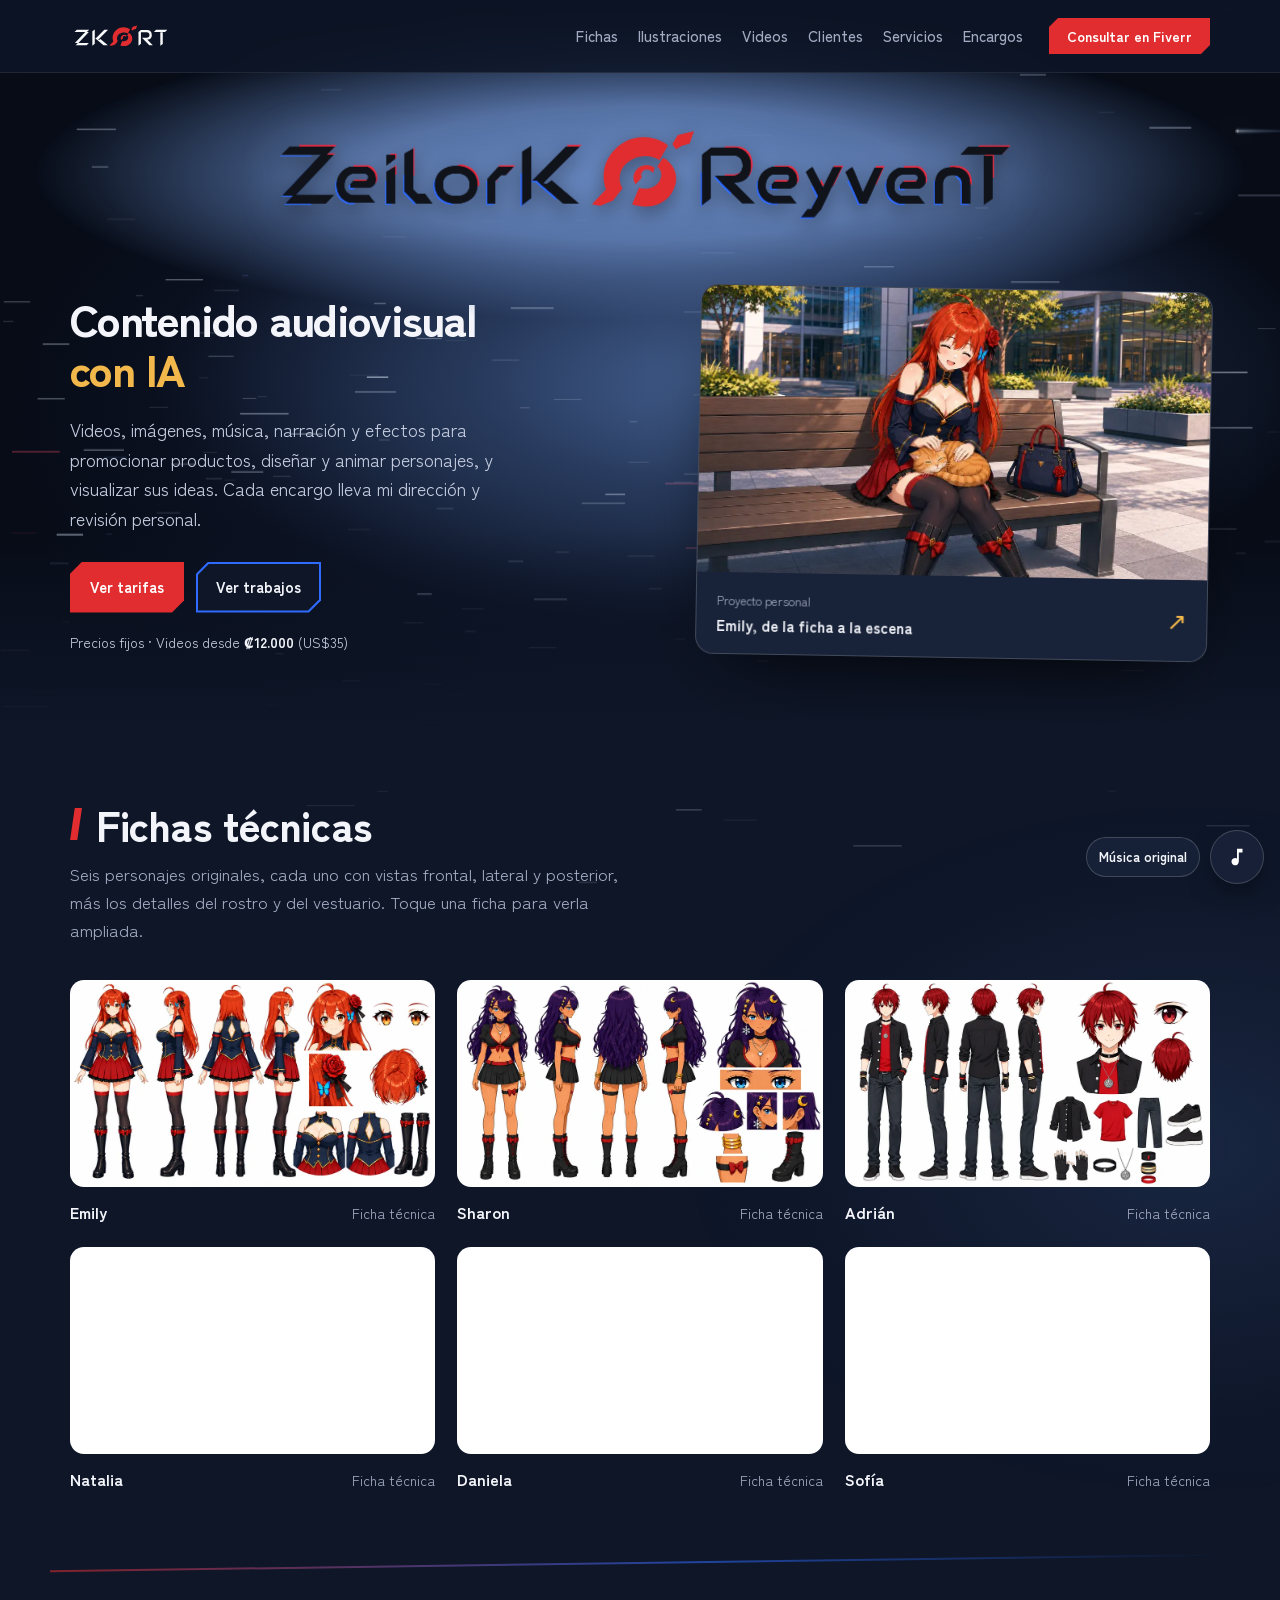
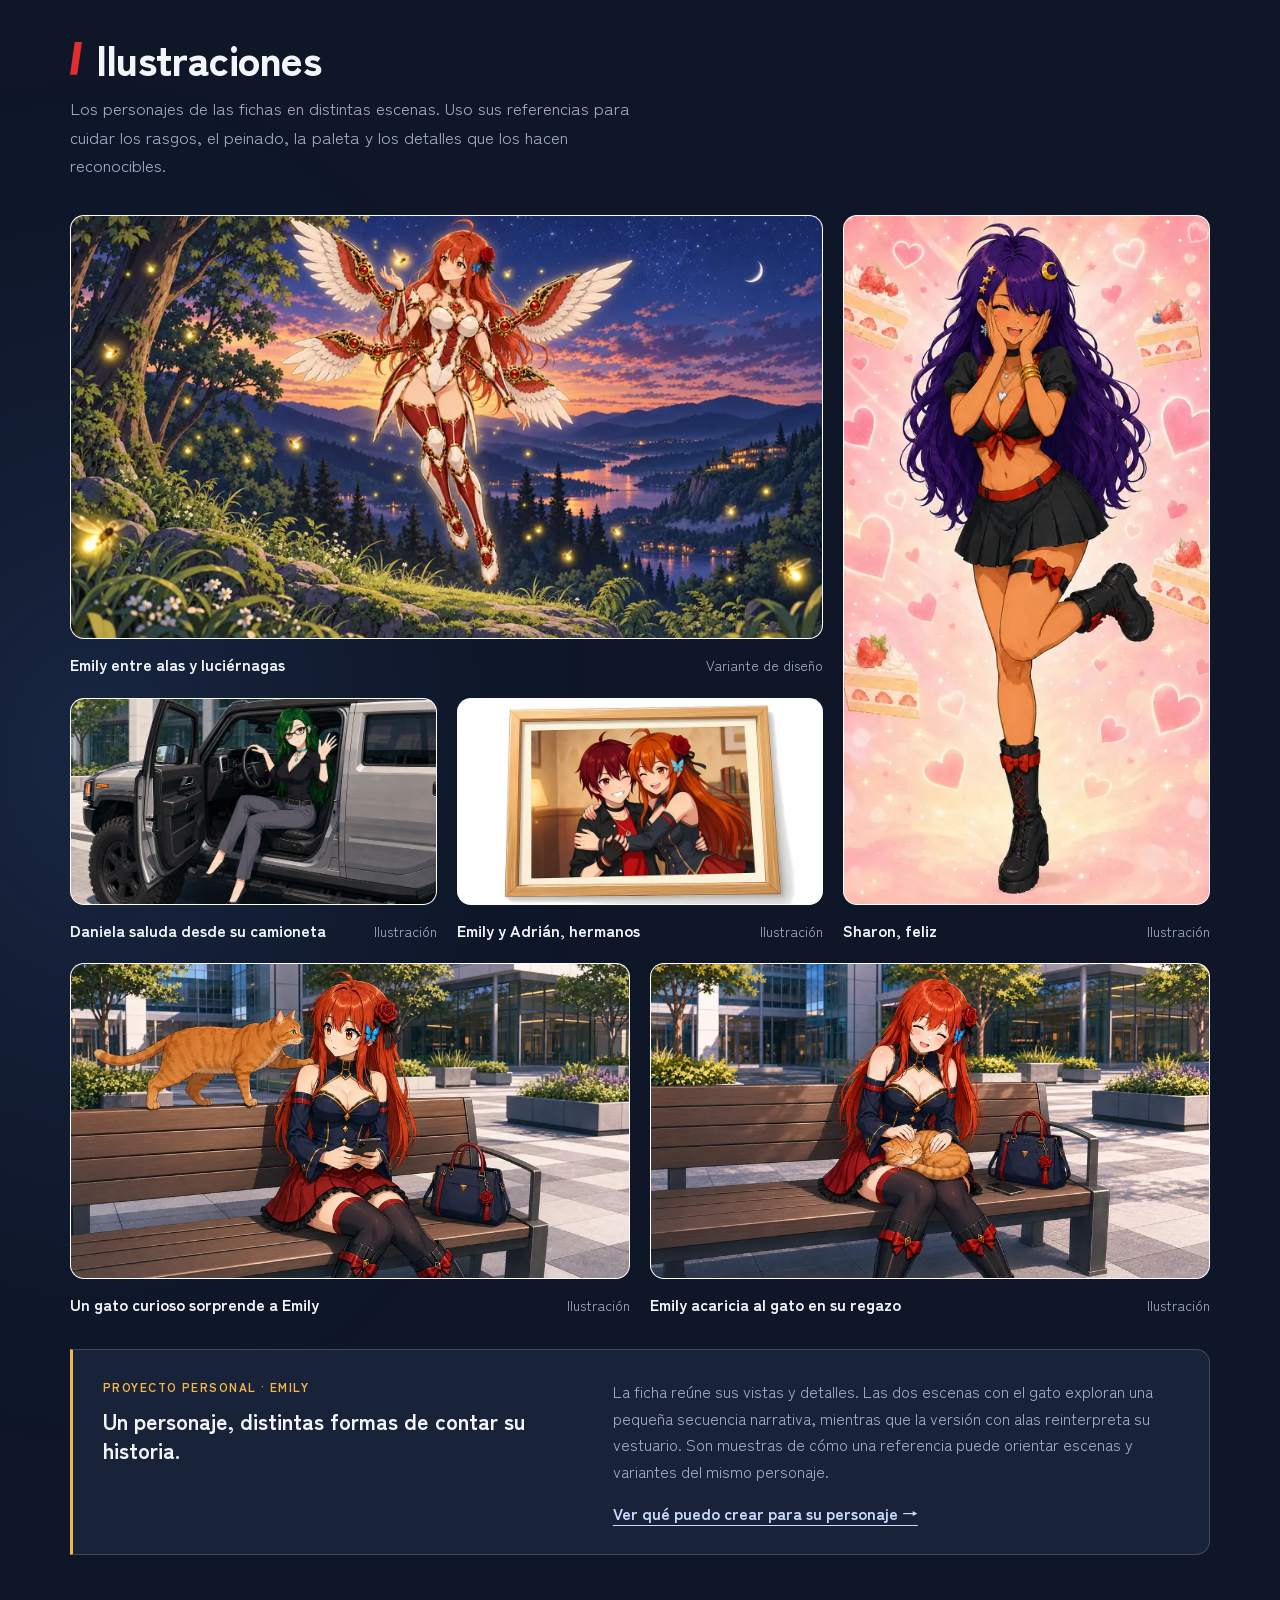
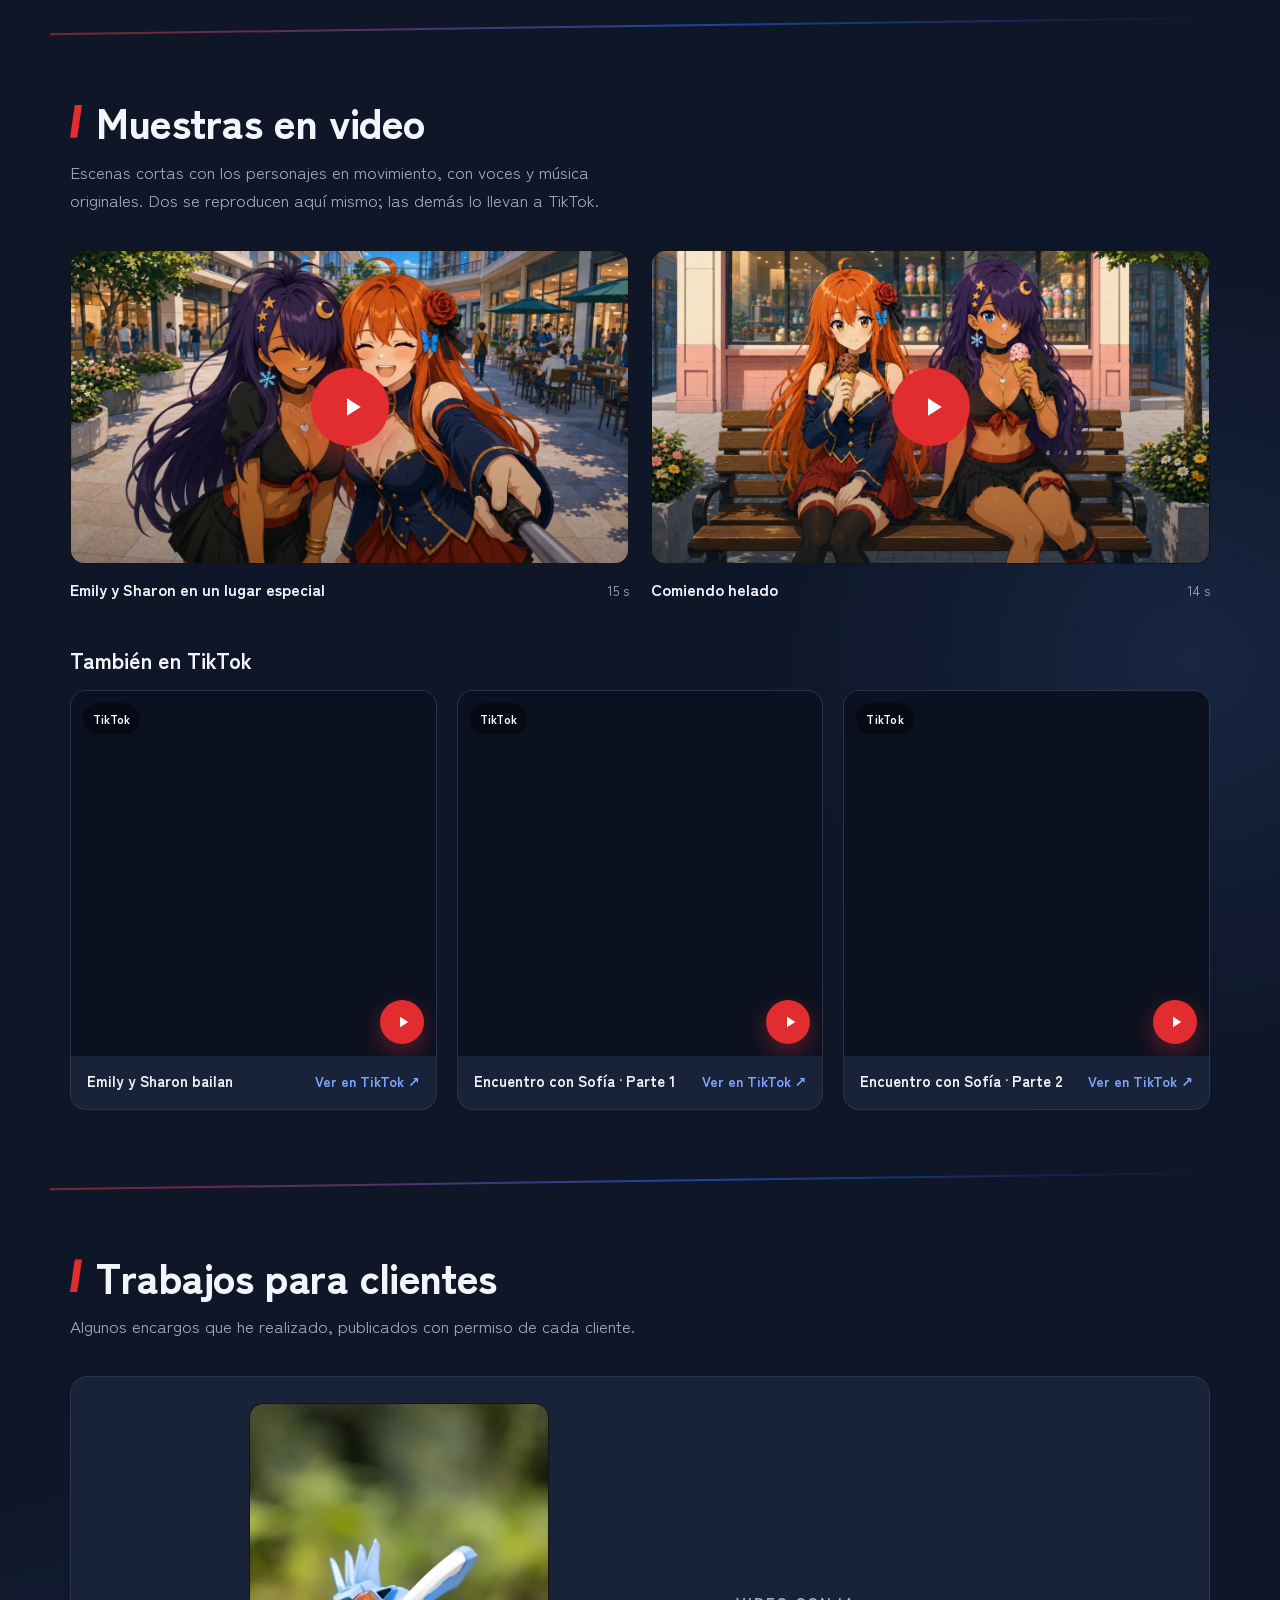
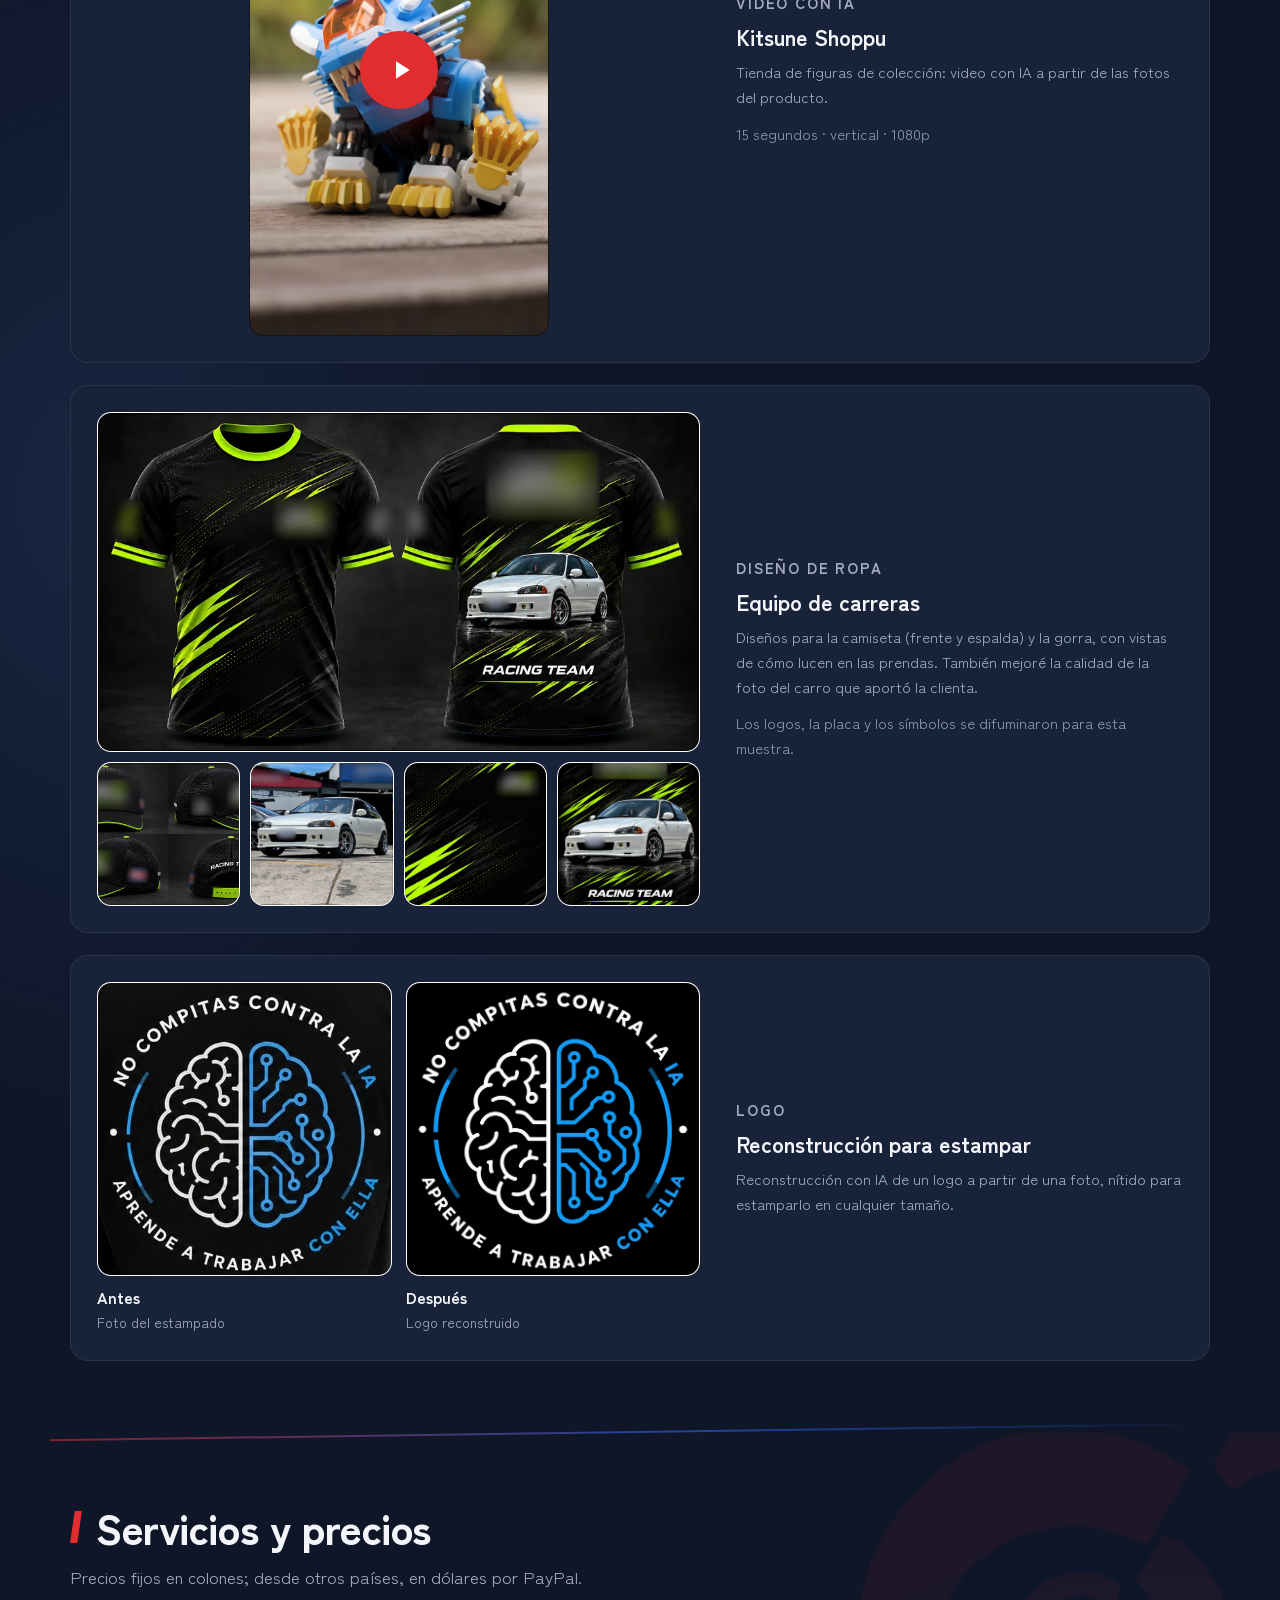
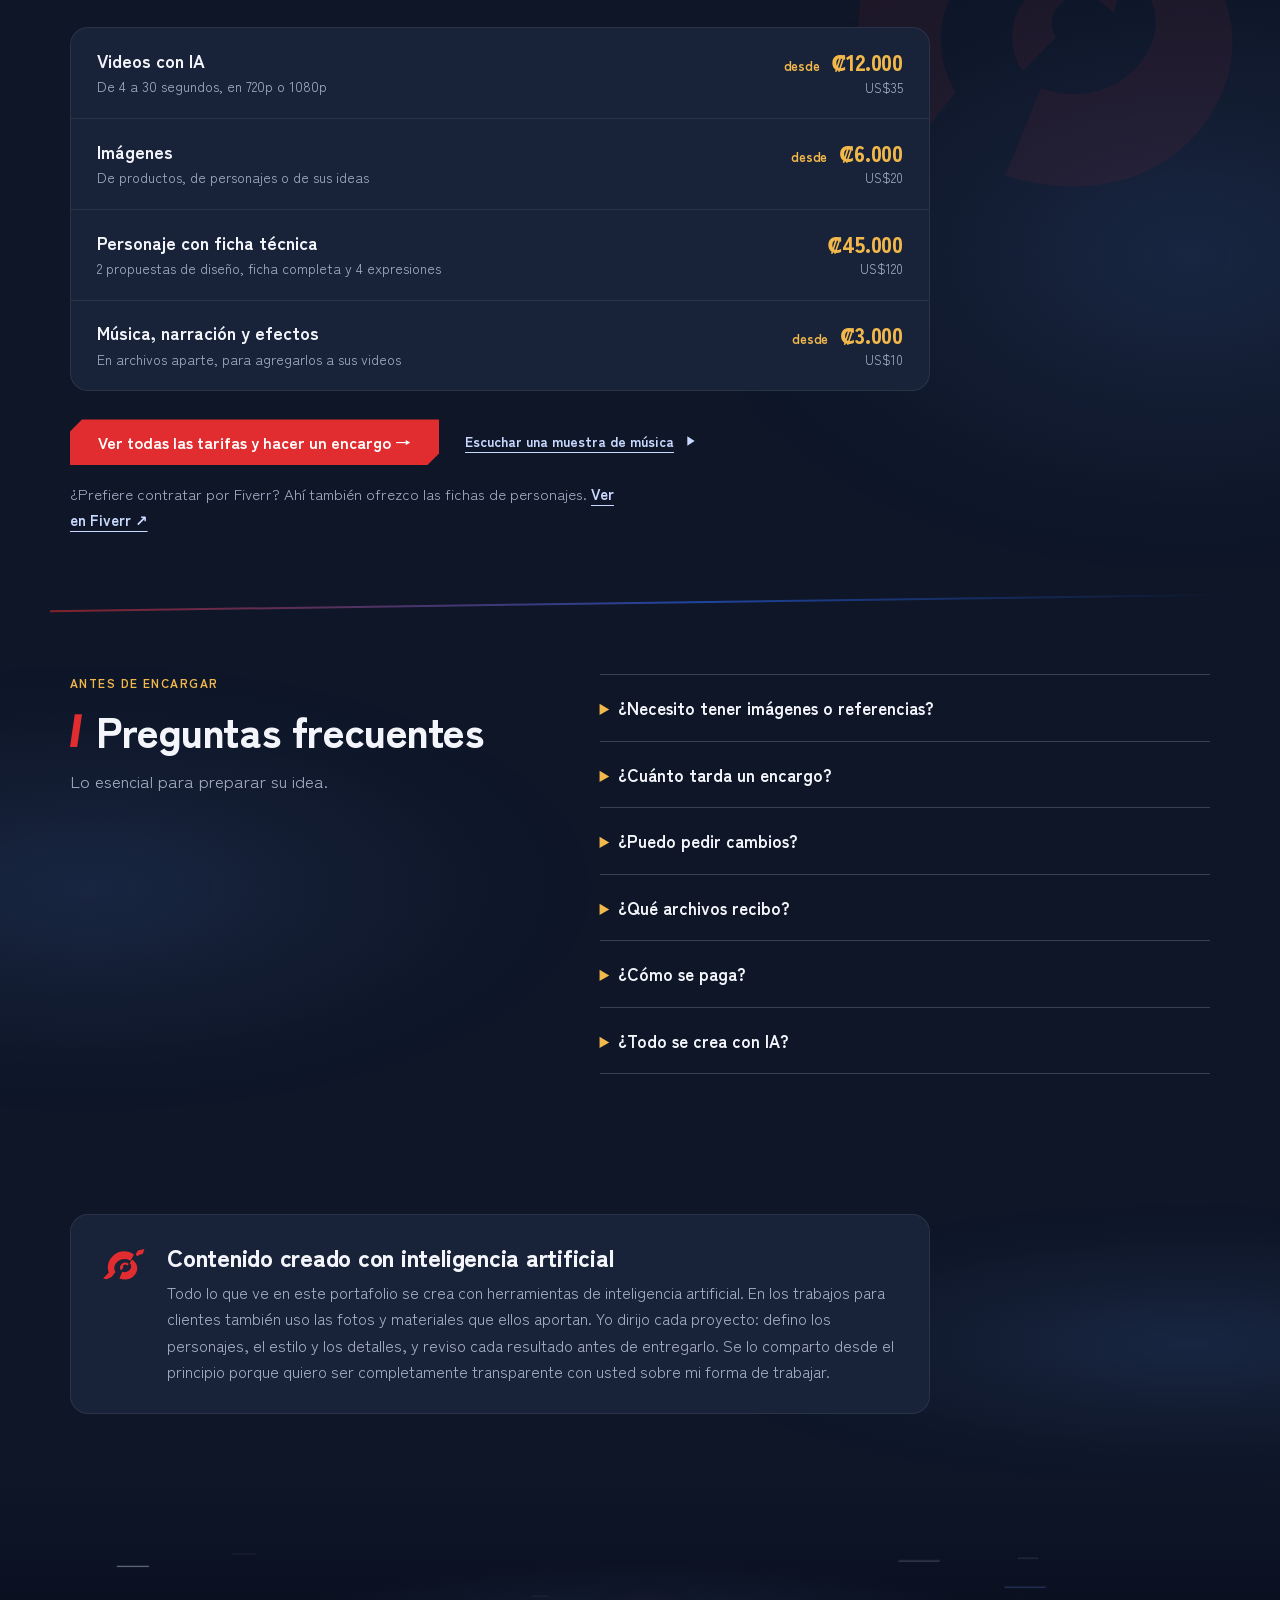
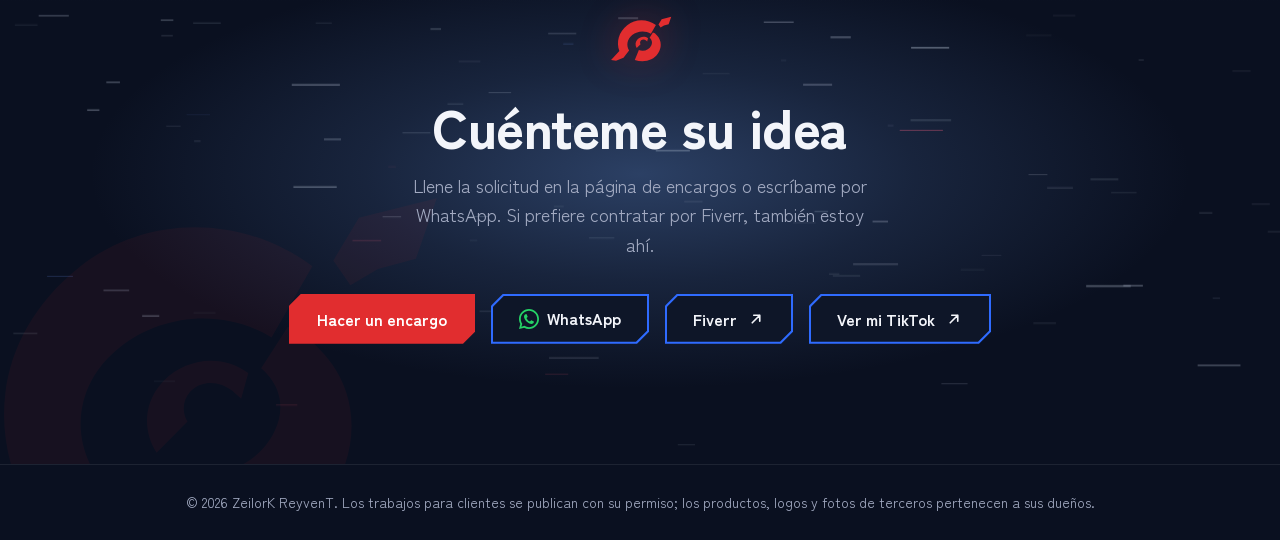
<file: index.html>
<!DOCTYPE html>
<html lang="es">
<head>
<meta charset="utf-8">
<meta name="viewport" content="width=device-width, initial-scale=1, viewport-fit=cover">
<title>Contenido audiovisual con IA · ZeilorK ReyvenT</title>
<meta name="description" content="Videos, imágenes, música, narración y efectos para promocionar productos, diseñar y animar personajes, y visualizar sus ideas. Precios fijos en colones y en dólares, con dirección y revisión personal.">
<meta name="theme-color" content="#0E1628">
<link rel="canonical" href="https://zeilork-reyvent.github.io/">
<meta property="og:site_name" content="ZeilorK ReyvenT">
<meta property="og:title" content="Contenido audiovisual con IA · ZeilorK ReyvenT">
<meta property="og:description" content="Videos promocionales, personajes con su ficha técnica, ilustraciones, música, narración y efectos, creados con IA. Precios fijos en colones y en dólares.">
<meta property="og:type" content="website">
<meta property="og:url" content="https://zeilork-reyvent.github.io/">
<meta property="og:locale" content="es_LA">
<meta property="og:image" content="https://zeilork-reyvent.github.io/img/og.jpg">
<meta property="og:image:width" content="1200">
<meta property="og:image:height" content="630">
<meta property="og:image:alt" content="Logo de ZeilorK ReyvenT con el texto: Contenido audiovisual con IA">
<meta name="twitter:card" content="summary_large_image">
<link rel="icon" href="[data-uri]">
<link rel="apple-touch-icon" href="[data-uri]">
<link rel="preconnect" href="https://fonts.googleapis.com">
<link rel="preconnect" href="https://fonts.gstatic.com" crossorigin>
<link href="https://fonts.googleapis.com/css2?family=Zen+Kaku+Gothic+New:wght@400;500;700;900&display=swap" rel="stylesheet">
<link rel="stylesheet" href="assets/styles.css">
<script src="assets/main.js" defer></script>
</head>
<body>
<canvas class="page-streaks" id="streaks-page" aria-hidden="true"></canvas>
<a class="skip" href="#contenido">Ir al contenido</a>

<header class="topbar" id="topbar">
  <div class="topbar-in">
    <a class="brand-link" href="#inicio" aria-label="Volver al inicio"><svg xmlns="http://www.w3.org/2000/svg" xmlns:xlink="http://www.w3.org/1999/xlink"  viewBox="0 0 910 250" version="1.1" class="brand-c" role="img" aria-label="ZK RT, firma compacta de ZeilorK ReyvenT">   <defs><path id="c-glyph-Z" d=" M 20,0 L 130,0 L 109,21 L -1,21 Z M 95,20 L 127,20 L 34,119 L 2,119 Z M 29,118 L 127,118 L 107,139 L 9,139 Z"/> <path id="c-glyph-K" d=" M 22,-1 L 22,126 L 0,143 L 0,13 Z M 107,0 L 141,0 L 57,84 L 52,91 L 44,91 L 37,84 L 25,83 Z M 72,82 L 139,139 L 100,139 L 44,91 L 60,91 Z"/> <path id="c-glyph-R" d=" M 22,3 L 22,126 L 0,143 L 0,20 Z M 19,3 L 78,3 C 102,3 119,20 119,46 C 119,69 110,87 80,88 L 47,88 L 31,71 L 74,71 C 88,71 98,61 98,46 C 98,32 89,22 74,22 L 22,22 L 22,3 Z M 46,88 L 78,88 L 128,138 L 97,138 Z"/> <path id="c-glyph-T" d=" M 19,1 L 119,1 L 100,21 L 0,21 Z M 57,22 L 79,22 L 79,127 L 57,142 Z"/> <g id="c-usym" fill="#E12D2F"> <path d="M 52,786 L 194,635 C 139,480 180,311 329,192 C 472,78 675,82 820,190 L 734,340 C 633,279 504,290 414,361 C 325,432 310,539 361,624 L 265,748 L 137,800 Z"/> <path d="M 802,331 L 835,365 C 916,446 925,568 857,672 C 773,801 609,837 458,787 L 528,616 C 616,649 705,610 740,538 C 765,487 751,438 712,405 L 768,318 Z"/> <path d="M 685,415 C 631,374 554,383 507,431 C 465,474 461,535 492,583 L 557,517 C 544,496 547,468 567,450 C 591,429 626,432 652,453 L 670,469 Z"/> <path d="M 918,88 L 1082,47 L 1038,174 L 958,196 L 900,230 L 864,178 Z"/> </g> </defs> <g id="compact-integrated-canonical" transform="translate(41 69)"> <use id="component-symbol-U" transform="translate(298.5 -48) scale(0.24)" href="#c-usym" xlink:href="#c-usym"/> <g id="component-letters-ZKRT" fill="#F7F8FA"> <use x="0" y="0" href="#c-glyph-Z" xlink:href="#c-glyph-Z"/> <use x="158" y="0" href="#c-glyph-K" xlink:href="#c-glyph-K"/> <use x="570" y="0" href="#c-glyph-R" xlink:href="#c-glyph-R"/> <use x="708" y="0" href="#c-glyph-T" xlink:href="#c-glyph-T"/> </g> </g> </svg></a>
    <div class="topbar-right">
    <nav class="topnav" aria-label="Secciones">
      <a href="#fichas">Fichas</a>
      <a href="#ilustraciones">Ilustraciones</a>
      <a href="#videos">Videos</a>
      <a href="#clientes">Clientes</a>
      <a href="#servicios">Servicios</a>
      <a href="encargos/">Encargos</a>
    </nav>
    <details class="section-menu" id="section-menu">
      <summary aria-controls="section-links">Secciones <span aria-hidden="true">⌄</span></summary>
      <nav id="section-links" aria-label="Índice de secciones">
        <a href="#inicio">Inicio</a><a href="#fichas">Fichas de personajes</a>
        <a href="#ilustraciones">Ilustraciones</a><a href="#videos">Videos</a><a href="#clientes">Trabajos para clientes</a>
        <a href="#servicios">Servicios y precios</a>
        <a href="#preguntas">Preguntas frecuentes</a><a href="#contacto">Contacto</a><a href="encargos/">Encargos</a>
      </nav>
    </details>
    <a class="btn btn-sm header-cta" href="https://es.fiverr.com/s/9d954eY" target="_blank" rel="noopener"><span><span class="cta-long">Consultar en </span>Fiverr</span><span class="sr"> (abre otra pestaña)</span></a>
    </div>
  </div>
</header>

<main id="contenido" tabindex="-1">
  <section class="hero" id="inicio" aria-label="Portada">
    <div class="hero-atm" aria-hidden="true"></div>
    <canvas class="streaks" id="streaks-hero" aria-hidden="true"></canvas>
    <div class="hero-in">
      <div class="lockup-stage">
        <div class="lockup-wrap" id="lockup-wrap">
          <div class="lockup-halo" aria-hidden="true"></div>
          <div class="pulse" aria-hidden="true"></div>
          <svg class="lockup" viewBox="0 0 1840 300" xmlns="http://www.w3.org/2000/svg" xmlns:xlink="http://www.w3.org/1999/xlink" role="img" aria-labelledby="lk-t"><title id="lk-t">ZeilorK ReyvenT</title><defs><path id="glyph-Z" d="M 20,0 L 130,0 L 109,21 L -1,21 Z M 95,20 L 127,20 L 34,119 L 2,119 Z M 29,118 L 127,118 L 107,139 L 9,139 Z"/> <path id="glyph-e" d="M 33,49 L 74,49 C 87,53 96,66 96,80 C 96,90 91,97 80,101 L 33,101 L 33,92 L 40,84 L 71,84 C 75,81 77,76 76,72 C 75,69 72,67 69,67 L 38,67 C 27,70 20,81 20,93 L 20,100 C 21,108 28,115 38,118 L 79,118 L 94,137 L 35,137 C 14,134 0,116 0,93 C 0,72 13,55 33,49 Z"/> <path id="glyph-i" d="M 0,21 L 21,21 L 21,31 L 0,47 Z M 21,49 L 21,139 L 0,139 L 0,61 Z"/> <path id="glyph-l" d="M 21,5 L 21,104 L 31,114 L 49,114 L 68,139 L 28,139 L 0,110 L 0,17 Z"/> <path id="glyph-o" fill-rule="evenodd" d="M 52,47 C 84,47 104,66 104,93 C 104,120 84,139 52,139 C 20,139 0,120 0,93 C 0,66 20,47 52,47 Z M 52,66 C 30,66 20,77 20,93 C 20,109 30,120 52,120 C 74,120 84,109 84,93 C 84,77 74,66 52,66 Z"/> <path id="glyph-r" d="M 0,79 L 27,49 L 65,49 L 45,70 L 34,70 L 20,84 L 20,139 L 0,139 Z"/> <path id="glyph-K" d="M 22,-1 L 22,126 L 0,143 L 0,13 Z M 107,0 L 141,0 L 57,84 L 52,91 L 44,91 L 37,84 L 25,83 Z M 72,82 L 139,139 L 100,139 L 44,91 L 60,91 Z"/> <path id="glyph-R" d="M 22,3 L 22,126 L 0,143 L 0,20 Z M 19,3 L 78,3 C 102,3 119,20 119,46 C 119,69 110,87 80,88 L 47,88 L 31,71 L 74,71 C 88,71 98,61 98,46 C 98,32 89,22 74,22 L 22,22 L 22,3 Z M 46,88 L 78,88 L 128,138 L 97,138 Z"/> <path id="glyph-y" d="M 26,50 L 28,50 L 34,62 L 53,99 L 30,99 L 11,62 Z M 77,50 L 99,50 L 75,99 L 53,99 Z M 30,99 L 74,99 L 64,121 L 41,121 Z M 41,121 L 64,121 L 49,152 L 24,152 Z M 15,152 L 49,152 L 32,172 L 0,172 Z"/> <path id="glyph-v" d="M 16,50 L 17,50 L 23,62 L 43,112 L 52,139 L 34,139 L 0,62 Z M 71,51 L 92,51 L 52,139 L 34,139 L 42,112 Z"/> <path id="glyph-n" d="M 0,139 L 0,92 C 0,67 13,50 43,50 C 73,50 86,67 86,92 L 86,139 L 65,139 L 65,92 C 65,79 58,70 43,70 C 27,70 20,79 20,92 L 20,139 Z"/> <path id="glyph-T" d="M 19,1 L 119,1 L 100,21 L 0,21 Z M 57,22 L 79,22 L 79,127 L 57,142 Z"/> <g id="word-ZeilorK-geometry"><use href="#glyph-Z" xlink:href="#glyph-Z"/><use href="#glyph-e" xlink:href="#glyph-e" x="133"/><use href="#glyph-i" xlink:href="#glyph-i" x="254"/><use href="#glyph-l" xlink:href="#glyph-l" x="298"/><use href="#glyph-o" xlink:href="#glyph-o" x="371"/><use href="#glyph-r" xlink:href="#glyph-r" x="498"/><use href="#glyph-K" xlink:href="#glyph-K" x="582"/></g> <g id="word-ReyvenT-geometry"><use href="#glyph-R" xlink:href="#glyph-R"/><use href="#glyph-e" xlink:href="#glyph-e" x="135" y="1"/><use href="#glyph-y" xlink:href="#glyph-y" x="240"/><use href="#glyph-v" xlink:href="#glyph-v" x="347"/><use href="#glyph-e" xlink:href="#glyph-e" x="446" y="2"/><use href="#glyph-n" xlink:href="#glyph-n" x="564"/><use href="#glyph-T" xlink:href="#glyph-T" x="625"/></g> <clipPath id="clip-blue-Z" clipPathUnits="userSpaceOnUse"><rect x="20" y="55" width="84" height="182"/></clipPath> <clipPath id="clip-blue-e1" clipPathUnits="userSpaceOnUse"><rect x="150" y="116" width="59" height="121"/></clipPath> <clipPath id="clip-blue-i" clipPathUnits="userSpaceOnUse"><rect x="280" y="116" width="17" height="121"/></clipPath> <clipPath id="clip-blue-l" clipPathUnits="userSpaceOnUse"><rect x="326" y="102" width="30" height="135"/></clipPath> <clipPath id="clip-blue-o" clipPathUnits="userSpaceOnUse"><rect x="395" y="114" width="53" height="123"/></clipPath> <clipPath id="clip-blue-r" clipPathUnits="userSpaceOnUse"><rect x="522" y="116" width="24" height="121"/></clipPath> <clipPath id="clip-blue-K" clipPathUnits="userSpaceOnUse"><rect x="606" y="98" width="91" height="139"/></clipPath> <clipPath id="clip-red-Z" clipPathUnits="userSpaceOnUse"><rect x="74" y="0" width="106" height="53"/></clipPath> <clipPath id="clip-red-e1" clipPathUnits="userSpaceOnUse"><rect x="206" y="0" width="76" height="122"/></clipPath> <clipPath id="clip-red-i" clipPathUnits="userSpaceOnUse"><rect x="296" y="0" width="29" height="101"/></clipPath> <clipPath id="clip-red-l" clipPathUnits="userSpaceOnUse"><rect x="352" y="0" width="73" height="104"/></clipPath> <clipPath id="clip-red-o" clipPathUnits="userSpaceOnUse"><rect x="459" y="0" width="86" height="129"/></clipPath> <clipPath id="clip-red-r" clipPathUnits="userSpaceOnUse"><rect x="552" y="0" width="83" height="120"/></clipPath> <clipPath id="clip-red-K" clipPathUnits="userSpaceOnUse"><rect x="723" y="0" width="87" height="33"/></clipPath> <clipPath id="clip-blue-R" clipPathUnits="userSpaceOnUse"><rect x="26" y="96" width="75" height="141"/></clipPath> <clipPath id="clip-blue-e2" clipPathUnits="userSpaceOnUse"><rect x="156" y="116" width="59" height="121"/></clipPath> <clipPath id="clip-blue-y" clipPathUnits="userSpaceOnUse"><rect x="261" y="129" width="52" height="108"/></clipPath> <clipPath id="clip-blue-v" clipPathUnits="userSpaceOnUse"><rect x="370" y="116" width="50" height="121"/></clipPath> <clipPath id="clip-blue-e3" clipPathUnits="userSpaceOnUse"><rect x="471" y="116" width="52" height="121"/></clipPath> <clipPath id="clip-blue-n" clipPathUnits="userSpaceOnUse"><rect x="586" y="116" width="27" height="121"/><rect x="646" y="104" width="34" height="133"/></clipPath> <clipPath id="clip-red-R" clipPathUnits="userSpaceOnUse"><rect x="86" y="0" width="135" height="104"/></clipPath> <clipPath id="clip-red-e2" clipPathUnits="userSpaceOnUse"><rect x="208" y="0" width="123" height="122"/></clipPath> <clipPath id="clip-red-y" clipPathUnits="userSpaceOnUse"><rect x="319" y="0" width="122" height="129"/></clipPath> <clipPath id="clip-red-v" clipPathUnits="userSpaceOnUse"><rect x="453" y="0" width="93" height="129"/></clipPath> <clipPath id="clip-red-e3" clipPathUnits="userSpaceOnUse"><rect x="520" y="0" width="136" height="122"/></clipPath> <clipPath id="clip-red-n" clipPathUnits="userSpaceOnUse"><rect x="632" y="0" width="139" height="125"/></clipPath> <clipPath id="clip-red-T" clipPathUnits="userSpaceOnUse"><rect x="703" y="0" width="183" height="109"/></clipPath></defs><g transform="translate(20 50)"><g class="word word-zk"><g class="edge edge-b" fill="#2F6BFF"><g clip-path="url(#clip-blue-Z)"><use href="#glyph-Z" xlink:href="#glyph-Z" transform="translate(28.75 36.25)"/></g><g clip-path="url(#clip-blue-e1)"><use href="#glyph-e" xlink:href="#glyph-e" transform="translate(161.75 36.25)"/></g><g clip-path="url(#clip-blue-i)"><use href="#glyph-i" xlink:href="#glyph-i" transform="translate(282.75 36.25)"/></g><g clip-path="url(#clip-blue-l)"><use href="#glyph-l" xlink:href="#glyph-l" transform="translate(326.75 36.25)"/></g><g clip-path="url(#clip-blue-o)"><use href="#glyph-o" xlink:href="#glyph-o" transform="translate(399.75 36.25)"/></g><g clip-path="url(#clip-blue-r)"><use href="#glyph-r" xlink:href="#glyph-r" transform="translate(526.75 36.25)"/></g><g clip-path="url(#clip-blue-K)"><use href="#glyph-K" xlink:href="#glyph-K" transform="translate(610.75 36.25)"/></g></g> <g class="edge edge-r" fill="#F02A40"><g clip-path="url(#clip-red-Z)"><use href="#glyph-Z" xlink:href="#glyph-Z" transform="translate(35.25 29.75)"/></g><g clip-path="url(#clip-red-e1)"><use href="#glyph-e" xlink:href="#glyph-e" transform="translate(168.25 29.75)"/></g><g clip-path="url(#clip-red-i)"><use href="#glyph-i" xlink:href="#glyph-i" transform="translate(289.25 29.75)"/></g><g clip-path="url(#clip-red-l)"><use href="#glyph-l" xlink:href="#glyph-l" transform="translate(333.25 29.75)"/></g><g clip-path="url(#clip-red-o)"><use href="#glyph-o" xlink:href="#glyph-o" transform="translate(406.25 29.75)"/></g><g clip-path="url(#clip-red-r)"><use href="#glyph-r" xlink:href="#glyph-r" transform="translate(533.25 29.75)"/></g><g clip-path="url(#clip-red-K)"><use href="#glyph-K" xlink:href="#glyph-K" transform="translate(617.25 29.75)"/></g></g> <use class="wm" href="#word-ZeilorK-geometry" xlink:href="#word-ZeilorK-geometry" transform="translate(32 33)" fill="#10131A"/></g></g><g transform="translate(791 35) scale(0.24)"><g class="usym" fill="#E12D2F"><path d="M 52,786 L 194,635 C 139,480 180,311 329,192 C 472,78 675,82 820,190 L 734,340 C 633,279 504,290 414,361 C 325,432 310,539 361,624 L 265,748 L 137,800 Z"/><path d="M 802,331 L 835,365 C 916,446 925,568 857,672 C 773,801 609,837 458,787 L 528,616 C 616,649 705,610 740,538 C 765,487 751,438 712,405 L 768,318 Z"/><path d="M 685,415 C 631,374 554,383 507,431 C 465,474 461,535 492,583 L 557,517 C 544,496 547,468 567,450 C 591,429 626,432 652,453 L 670,469 Z"/><path d="M 918,88 L 1082,47 L 1038,174 L 958,196 L 900,230 L 864,178 Z"/></g></g><g transform="translate(1038 50)"><g class="word word-rv"><g class="edge edge-b" fill="#2F6BFF"><g clip-path="url(#clip-blue-R)"><use href="#glyph-R" xlink:href="#glyph-R" transform="translate(28.75 36.25)"/></g><g clip-path="url(#clip-blue-e2)"><use href="#glyph-e" xlink:href="#glyph-e" transform="translate(163.75 37.25)"/></g><g clip-path="url(#clip-blue-y)"><use href="#glyph-y" xlink:href="#glyph-y" transform="translate(268.75 36.25)"/></g><g clip-path="url(#clip-blue-v)"><use href="#glyph-v" xlink:href="#glyph-v" transform="translate(375.75 36.25)"/></g><g clip-path="url(#clip-blue-e3)"><use href="#glyph-e" xlink:href="#glyph-e" transform="translate(474.75 38.25)"/></g><g clip-path="url(#clip-blue-n)"><use href="#glyph-n" xlink:href="#glyph-n" transform="translate(592.75 36.25)"/></g></g> <g class="edge edge-r" fill="#F02A40"><g clip-path="url(#clip-red-R)"><use href="#glyph-R" xlink:href="#glyph-R" transform="translate(35.25 29.75)"/></g><g clip-path="url(#clip-red-e2)"><use href="#glyph-e" xlink:href="#glyph-e" transform="translate(170.25 30.75)"/></g><g clip-path="url(#clip-red-y)"><use href="#glyph-y" xlink:href="#glyph-y" transform="translate(275.25 29.75)"/></g><g clip-path="url(#clip-red-v)"><use href="#glyph-v" xlink:href="#glyph-v" transform="translate(382.25 29.75)"/></g><g clip-path="url(#clip-red-e3)"><use href="#glyph-e" xlink:href="#glyph-e" transform="translate(481.25 31.75)"/></g><g clip-path="url(#clip-red-n)"><use href="#glyph-n" xlink:href="#glyph-n" transform="translate(599.25 29.75)"/></g><g clip-path="url(#clip-red-T)"><use href="#glyph-T" xlink:href="#glyph-T" transform="translate(660.25 29.75)"/></g></g> <use class="wm" href="#word-ReyvenT-geometry" xlink:href="#word-ReyvenT-geometry" transform="translate(32 33)" fill="#10131A"/></g></g></svg>
          <div class="sheen" aria-hidden="true"></div>
        </div>
      </div>
      <div class="hero-content">
        <div class="hero-copy">
          <h1>Contenido audiovisual <span>con IA</span></h1>
          <p class="hero-description">Videos, imágenes, música, narración y efectos para promocionar productos, diseñar y animar personajes, y visualizar sus ideas. Cada encargo lleva mi dirección y revisión personal.</p>
          <div class="hero-actions">
            <a class="btn" href="#servicios"><span>Ver tarifas</span></a>
            <a class="btn btn-ghost" href="#fichas"><span>Ver trabajos</span></a>
          </div>
          <p class="hero-note">Precios fijos · Videos desde <strong>₡12.000</strong> (US$35)</p>
        </div>
        <figure class="hero-preview">
          <a href="#ilustraciones" aria-label="Explorar las ilustraciones de mis personajes">
            <img src="img/escena2_thumb.webp" width="900" height="506" alt="Emily acaricia a un gato naranja en una banca de la plaza" fetchpriority="high" decoding="async">
            <span class="preview-caption"><span><small>Proyecto personal</small><b>Emily, de la ficha a la escena</b></span><span class="preview-arrow" aria-hidden="true">↗</span></span>
          </a>
        </figure>
      </div>
    </div>
    <div class="hero-fade" aria-hidden="true"></div>
  </section>

  <section class="section" id="fichas">
    <div class="wrap">
      <div class="sec-head">
        <h2 class="sec">Fichas técnicas</h2>
        <p class="lead">Seis personajes originales, cada uno con vistas frontal, lateral y posterior, más los detalles del rostro y del vestuario. Toque una ficha para verla ampliada.</p>
      </div>
      <ul class="grid grid-3 rv">
<li class="card" style="--i:0"><figure class="fig"><a class="thumb" data-gallery="fichas" data-index="0" aria-label="Ver ampliada: Emily" href="img/emily_full.webp?v=20261112"><img src="img/emily_thumb.webp?v=20261112" width="900" height="506" alt="Ficha técnica de Emily: vistas frontal, lateral y posterior, con detalles del rostro, el peinado y el vestuario" loading="lazy" decoding="async"></a><figcaption class="cap"><b>Emily</b><span>Ficha técnica</span></figcaption></figure></li>
<li class="card" style="--i:1"><figure class="fig"><a class="thumb" data-gallery="fichas" data-index="1" aria-label="Ver ampliada: Sharon" href="img/sharon_full.webp?v=20261112"><img src="img/sharon_thumb.webp?v=20261112" width="900" height="506" alt="Ficha técnica de Sharon: vistas frontal, lateral y posterior, con detalles del rostro, los accesorios y el vestuario" loading="lazy" decoding="async"></a><figcaption class="cap"><b>Sharon</b><span>Ficha técnica</span></figcaption></figure></li>
<li class="card" style="--i:2"><figure class="fig"><a class="thumb" data-gallery="fichas" data-index="2" aria-label="Ver ampliada: Adrián" href="img/adrian_full.webp?v=20261112"><img src="img/adrian_thumb.webp?v=20261112" width="900" height="506" alt="Ficha técnica de Adrián: vistas frontal, lateral y posterior, con detalles del rostro, el peinado y las prendas" loading="lazy" decoding="async"></a><figcaption class="cap"><b>Adrián</b><span>Ficha técnica</span></figcaption></figure></li>
<li class="card" style="--i:3"><figure class="fig"><a class="thumb" data-gallery="fichas" data-index="3" aria-label="Ver ampliada: Natalia" href="img/natalia_full.webp?v=20261112"><img src="img/natalia_thumb.webp?v=20261112" width="900" height="506" alt="Ficha técnica de Natalia: vistas frontal, lateral y posterior, con detalles del rostro, el peinado y el vestuario" loading="lazy" decoding="async"></a><figcaption class="cap"><b>Natalia</b><span>Ficha técnica</span></figcaption></figure></li>
<li class="card" style="--i:4"><figure class="fig"><a class="thumb" data-gallery="fichas" data-index="4" aria-label="Ver ampliada: Daniela" href="img/daniela_full.webp?v=20261112"><img src="img/daniela_thumb.webp?v=20261112" width="900" height="506" alt="Ficha técnica de Daniela: vistas frontal, lateral y posterior, con detalles del rostro, los accesorios y el vestuario" loading="lazy" decoding="async"></a><figcaption class="cap"><b>Daniela</b><span>Ficha técnica</span></figcaption></figure></li>
<li class="card" style="--i:5"><figure class="fig"><a class="thumb" data-gallery="fichas" data-index="5" aria-label="Ver ampliada: Sofía" href="img/sofia_full.webp?v=20261112"><img src="img/sofia_thumb.webp?v=20261112" width="900" height="506" alt="Ficha técnica de Sofía: vistas frontal, lateral y posterior, con detalles del rostro y de cada prenda" loading="lazy" decoding="async"></a><figcaption class="cap"><b>Sofía</b><span>Ficha técnica</span></figcaption></figure></li>
      </ul>
    </div>
  </section>

  <div class="divider" aria-hidden="true"></div>

  <section class="section" id="ilustraciones">
    <div class="wrap">
      <div class="sec-head">
        <h2 class="sec">Ilustraciones</h2>
        <p class="lead">Los personajes de las fichas en distintas escenas. Uso sus referencias para cuidar los rasgos, el peinado, la paleta y los detalles que los hacen reconocibles.</p>
      </div>
      <ul class="mosaic rv">
<li class="card m-alas" style="--i:0"><figure class="fig"><a class="thumb" data-gallery="ilus" data-index="0" aria-label="Ver ampliada: Emily entre alas y luciérnagas" href="img/alas_full.webp"><img src="img/alas_thumb.webp" width="900" height="507" alt="Emily volando sobre un bosque al anochecer, con cuatro alas mecánicas blancas y rojas, rodeada de luciérnagas" loading="lazy" decoding="async"></a><figcaption class="cap"><b>Emily entre alas y luciérnagas</b><span>Variante de diseño</span></figcaption></figure></li>
<li class="card m-sharonfeliz" style="--i:1"><figure class="fig"><a class="thumb" data-gallery="ilus" data-index="1" aria-label="Ver ampliada: Sharon, feliz" href="img/sharonfeliz_full.webp"><img src="img/sharonfeliz_thumb.webp" width="576" height="900" alt="Sharon de cuerpo entero, sonriendo con las manos en las mejillas, sobre un fondo rosado con corazones y pasteles" loading="lazy" decoding="async"></a><figcaption class="cap"><b>Sharon, feliz</b><span>Ilustración</span></figcaption></figure></li>
<li class="card m-daniela_suv" style="--i:2"><figure class="fig"><a class="thumb" data-gallery="ilus" data-index="2" aria-label="Ver ampliada: Daniela saluda desde su camioneta" href="img/daniela_suv_full.webp"><img src="img/daniela_suv_thumb.webp" width="900" height="507" alt="Daniela saluda con la mano desde el asiento del conductor de una camioneta gris, con la puerta abierta" loading="lazy" decoding="async"></a><figcaption class="cap"><b>Daniela saluda desde su camioneta</b><span>Ilustración</span></figcaption></figure></li>
<li class="card m-hermanos" style="--i:3"><figure class="fig"><a class="thumb" data-gallery="ilus" data-index="3" aria-label="Ver ampliada: Emily y Adrián, hermanos" href="img/hermanos_full.webp"><img src="img/hermanos_thumb.webp" width="900" height="502" alt="Emily y Adrián abrazados y sonrientes, en una fotografía enmarcada" loading="lazy" decoding="async"></a><figcaption class="cap"><b>Emily y Adrián, hermanos</b><span>Ilustración</span></figcaption></figure></li>
<li class="card m-escena1" style="--i:4"><figure class="fig"><a class="thumb" data-gallery="ilus" data-index="4" aria-label="Ver ampliada: Un gato curioso sorprende a Emily" href="img/escena1_full.webp"><img src="img/escena1_thumb.webp" width="900" height="506" alt="Emily sentada en una banca de una plaza, con su celular en las manos, mientras un gato naranja se le acerca por el respaldo" loading="lazy" decoding="async"></a><figcaption class="cap"><b>Un gato curioso sorprende a Emily</b><span>Ilustración</span></figcaption></figure></li>
<li class="card m-escena2" style="--i:5"><figure class="fig"><a class="thumb" data-gallery="ilus" data-index="5" aria-label="Ver ampliada: Emily acaricia al gato en su regazo" href="img/escena2_full.webp"><img src="img/escena2_thumb.webp" width="900" height="506" alt="Emily sonríe con los ojos cerrados mientras acaricia al gato naranja, que duerme en su regazo en la misma banca" loading="lazy" decoding="async"></a><figcaption class="cap"><b>Emily acaricia al gato en su regazo</b><span>Ilustración</span></figcaption></figure></li>
      </ul>
      <aside class="project-note" aria-labelledby="emily-case-title">
        <div><p class="eyebrow">Proyecto personal · Emily</p><h3 id="emily-case-title">Un personaje, distintas formas de contar su historia.</h3></div>
        <p>La ficha reúne sus vistas y detalles. Las dos escenas con el gato exploran una pequeña secuencia narrativa, mientras que la versión con alas reinterpreta su vestuario. Son muestras de cómo una referencia puede orientar escenas y variantes del mismo personaje.</p>
        <a class="text-link" href="#servicios">Ver qué puedo crear para su personaje <span aria-hidden="true">→</span></a>
      </aside>
    </div>
  </section>

  <div class="divider" aria-hidden="true"></div>

  <section class="section" id="videos">
    <div class="wrap">
      <div class="sec-head">
        <h2 class="sec">Muestras en video</h2>
        <p class="lead">Escenas cortas con los personajes en movimiento, con voces y música originales. Dos se reproducen aquí mismo; las demás lo llevan a TikTok.</p>
      </div>
      <div class="vgrid rv">
<figure class="vcard card" style="--i:0"><div class="vwrap"><video controls preload="none" poster="img/cover_lugar.webp" playsinline aria-label="Emily y Sharon graban un video juntas en una plaza, con un palo de selfie"><source src="media/lugar-especial.mp4" type="video/mp4"></video><button class="vplay" type="button" aria-label="Reproducir: Emily y Sharon en un lugar especial"><span><svg viewBox="0 0 24 24" aria-hidden="true"><path d="M8 5v14l11-7z"/></svg></span></button></div><figcaption class="cap"><b>Emily y Sharon en un lugar especial</b><span>15 s</span></figcaption></figure>
<figure class="vcard card" style="--i:1"><div class="vwrap"><video controls preload="none" poster="img/cover_helado.webp" playsinline aria-label="Emily y Sharon comen helado sentadas en una banca frente a una heladería"><source src="media/comiendo-helado.mp4" type="video/mp4"></video><button class="vplay" type="button" aria-label="Reproducir: Comiendo helado"><span><svg viewBox="0 0 24 24" aria-hidden="true"><path d="M8 5v14l11-7z"/></svg></span></button></div><figcaption class="cap"><b>Comiendo helado</b><span>14 s</span></figcaption></figure>
      </div>
      <h3 class="sub">También en TikTok</h3>
      <div class="ttrow rv">
<a class="tt card" style="--i:0" href="https://www.tiktok.com/@zeilork_reyvent/video/7685519138487422225" target="_blank" rel="noopener"><div class="tt-img"><img src="img/cover_baile.webp" width="720" height="720" alt="Emily y Sharon bailando con los brazos en alto" loading="lazy" decoding="async"><span class="tt-badge">TikTok</span><span class="tt-play" aria-hidden="true"><svg viewBox="0 0 24 24"><path d="M8 5v14l11-7z"/></svg></span></div><div class="tt-body"><b>Emily y Sharon bailan</b><span>Ver en TikTok ↗</span></div></a>
<a class="tt card" style="--i:1" href="https://www.tiktok.com/@zeilork_reyvent/video/7651521663317576976" target="_blank" rel="noopener"><div class="tt-img"><img src="img/cover_parte1.webp" width="720" height="720" alt="Emily y Sharon caminando por un centro comercial" loading="lazy" decoding="async"><span class="tt-badge">TikTok</span><span class="tt-play" aria-hidden="true"><svg viewBox="0 0 24 24"><path d="M8 5v14l11-7z"/></svg></span></div><div class="tt-body"><b>Encuentro con Sofía · Parte 1</b><span>Ver en TikTok ↗</span></div></a>
<a class="tt card" style="--i:2" href="https://www.tiktok.com/@zeilork_reyvent/video/7660468921631280385" target="_blank" rel="noopener"><div class="tt-img"><img src="img/cover_parte2.webp" width="720" height="720" alt="Sofía entre Emily y Sharon, ofreciéndoles chocolates" loading="lazy" decoding="async"><span class="tt-badge">TikTok</span><span class="tt-play" aria-hidden="true"><svg viewBox="0 0 24 24"><path d="M8 5v14l11-7z"/></svg></span></div><div class="tt-body"><b>Encuentro con Sofía · Parte 2</b><span>Ver en TikTok ↗</span></div></a>
      </div>
    </div>
  </section>

  <div class="divider" aria-hidden="true"></div>

  <!-- clientes:inicio -->
  <section class="section" id="clientes">
    <div class="wrap">
      <div class="sec-head">
        <h2 class="sec">Trabajos para clientes</h2>
        <p class="lead">Algunos encargos que he realizado, publicados con permiso de cada cliente.</p>
      </div>
      <div class="casos rv">
        <article class="caso card" style="--i:0">
          <div class="caso-media">
            <div class="vwrap vwrap-v"><video controls preload="none" poster="img/cover_blade.webp" playsinline aria-label="Figura coleccionable de un león robot azul que se mueve sobre una tabla de madera al aire libre"><source src="media/blade-liger.mp4" type="video/mp4"></video><button class="vplay" type="button" aria-label="Reproducir: video de la figura para Kitsune Shoppu"><span><svg viewBox="0 0 24 24" aria-hidden="true"><path d="M8 5v14l11-7z"/></svg></span></button></div>
          </div>
          <div class="caso-text">
            <p class="eyebrow">Video con IA</p>
            <h3>Kitsune Shoppu</h3>
            <p>Tienda de figuras de colección: video con IA a partir de las fotos del producto.</p>
            <p class="caso-meta">15 segundos · vertical · 1080p</p>
          </div>
        </article>
        <article class="caso card" style="--i:1">
          <div class="caso-media">
            <div class="mosaico">
<figure class="fig m-1"><a class="thumb" data-gallery="ropa" href="img/clientes_camiseta_full.webp" aria-label="Ver ampliada: Camiseta: frente y espalda"><img src="img/clientes_camiseta_thumb.webp" width="900" height="506" alt="Camiseta deportiva negra con franjas verde neón, vista de frente y de espalda; en la espalda, un carro blanco y el texto Racing Team" loading="lazy" decoding="async"></a><figcaption class="cap sr"><b>Camiseta: frente y espalda</b></figcaption></figure>
<figure class="fig"><a class="thumb" data-gallery="ropa" href="img/clientes_gorra_full.webp" aria-label="Ver ampliada: Gorra"><img src="img/clientes_gorra_thumb.webp" width="700" height="700" alt="Gorra negra con vivos verde neón, en cuatro vistas: de frente, de ambos lados y de atrás" loading="lazy" decoding="async"></a><figcaption class="cap sr"><b>Gorra</b></figcaption></figure>
<figure class="fig"><a class="thumb" data-gallery="ropa" href="img/clientes_foto-carro_full.webp" aria-label="Ver ampliada: Foto del carro, con la calidad mejorada"><img src="img/clientes_foto-carro_thumb.webp" width="700" height="700" alt="Carro compacto blanco estacionado frente a un taller, fotografía con la calidad mejorada" loading="lazy" decoding="async"></a><figcaption class="cap sr"><b>Foto del carro, con la calidad mejorada</b></figcaption></figure>
<figure class="fig"><a class="thumb" data-gallery="ropa" href="img/clientes_diseno-frente_full.webp" aria-label="Ver ampliada: Diseño del frente"><img src="img/clientes_diseno-frente_thumb.webp" width="700" height="700" alt="Diseño plano del frente de la camiseta: fondo negro con franjas y puntos verde neón" loading="lazy" decoding="async"></a><figcaption class="cap sr"><b>Diseño del frente</b></figcaption></figure>
<figure class="fig"><a class="thumb" data-gallery="ropa" href="img/clientes_diseno-espalda_full.webp" aria-label="Ver ampliada: Diseño de la espalda"><img src="img/clientes_diseno-espalda_thumb.webp" width="700" height="700" alt="Diseño plano de la espalda de la camiseta: el carro blanco al centro y el texto Racing Team" loading="lazy" decoding="async"></a><figcaption class="cap sr"><b>Diseño de la espalda</b></figcaption></figure>
            </div>
          </div>
          <div class="caso-text">
            <p class="eyebrow">Diseño de ropa</p>
            <h3>Equipo de carreras</h3>
            <p>Diseños para la camiseta (frente y espalda) y la gorra, con vistas de cómo lucen en las prendas. También mejoré la calidad de la foto del carro que aportó la clienta.</p>
            <p class="caso-meta">Los logos, la placa y los símbolos se difuminaron para esta muestra.</p>
          </div>
        </article>
        <article class="caso card" style="--i:2">
          <div class="caso-media">
            <div class="par">
<figure class="fig"><a class="thumb" data-gallery="logo" href="img/clientes_logo_antes_full.webp" aria-label="Ver ampliada: Antes: foto del diseño estampado"><img src="img/clientes_logo_antes_thumb.webp" width="423" height="445" alt="Foto de un logo circular estampado en tela: un cerebro mitad blanco y mitad azul con el texto No compitas contra la IA, aprende a trabajar con ella" loading="lazy" decoding="async"></a><figcaption class="cap"><b>Antes</b><span>Foto del estampado</span></figcaption></figure>
<figure class="fig"><a class="thumb" data-gallery="logo" href="img/clientes_logo_despues_full.webp" aria-label="Ver ampliada: Después: logo reconstruido"><img src="img/clientes_logo_despues_thumb.webp" width="600" height="631" alt="El mismo logo reconstruido con líneas nítidas sobre fondo negro, listo para estampar" loading="lazy" decoding="async"></a><figcaption class="cap"><b>Después</b><span>Logo reconstruido</span></figcaption></figure>
            </div>
          </div>
          <div class="caso-text">
            <p class="eyebrow">Logo</p>
            <h3>Reconstrucción para estampar</h3>
            <p>Reconstrucción con IA de un logo a partir de una foto, nítido para estamparlo en cualquier tamaño.</p>
          </div>
        </article>
      </div>
    </div>
  </section>

  <div class="divider" aria-hidden="true"></div>
  <!-- clientes:fin -->

  <section class="section" id="servicios">
    <svg class="wm-sym" viewBox="0 0 1095 899" xmlns="http://www.w3.org/2000/svg" aria-hidden="true"><g fill="#E12D2F"><path d="M 52,786 L 194,635 C 139,480 180,311 329,192 C 472,78 675,82 820,190 L 734,340 C 633,279 504,290 414,361 C 325,432 310,539 361,624 L 265,748 L 137,800 Z"/><path d="M 802,331 L 835,365 C 916,446 925,568 857,672 C 773,801 609,837 458,787 L 528,616 C 616,649 705,610 740,538 C 765,487 751,438 712,405 L 768,318 Z"/><path d="M 685,415 C 631,374 554,383 507,431 C 465,474 461,535 492,583 L 557,517 C 544,496 547,468 567,450 C 591,429 626,432 652,453 L 670,469 Z"/><path d="M 918,88 L 1082,47 L 1038,174 L 958,196 L 900,230 L 864,178 Z"/></g></svg>
    <div class="wrap">
      <div class="sec-head">
        <h2 class="sec">Servicios y precios</h2>
        <p class="lead">Precios fijos en colones; desde otros países, en dólares por PayPal.</p>
      </div>
      <ul class="svc-resumen">
        <li><span class="svc-n"><b>Videos con IA</b><small>De 4 a 30 segundos, en 720p o 1080p</small></span><span class="svc-p"><b><small>desde</small> ₡12.000</b><span class="usd">US$35</span></span></li>
        <li><span class="svc-n"><b>Imágenes</b><small>De productos, de personajes o de sus ideas</small></span><span class="svc-p"><b><small>desde</small> ₡6.000</b><span class="usd">US$20</span></span></li>
        <li><span class="svc-n"><b>Personaje con ficha técnica</b><small>2 propuestas de diseño, ficha completa y 4 expresiones</small></span><span class="svc-p"><b>₡45.000</b><span class="usd">US$120</span></span></li>
        <li><span class="svc-n"><b>Música, narración y efectos</b><small>En archivos aparte, para agregarlos a sus videos</small></span><span class="svc-p"><b><small>desde</small> ₡3.000</b><span class="usd">US$10</span></span></li>
      </ul>
      <div class="svc-acciones">
        <a class="btn" href="encargos/"><span>Ver todas las tarifas y hacer un <span class="nw">encargo <span aria-hidden="true">→</span></span></span></a>
        <button class="text-button" id="btn-sample" type="button"><span>Escuchar una muestra de música</span>
          <svg viewBox="0 0 24 24" fill="currentColor" aria-hidden="true"><path d="M8 5v14l11-7z"/></svg></button>
      </div>
      <p class="svc-fiverr">¿Prefiere contratar por Fiverr? Ahí también ofrezco las fichas de personajes. <a class="text-link" href="https://es.fiverr.com/s/9d954eY" target="_blank" rel="noopener">Ver en Fiverr <span aria-hidden="true">↗</span><span class="sr"> (abre otra pestaña)</span></a></p>
    </div>
  </section>

  <div class="divider" aria-hidden="true"></div>

  <section class="section" id="preguntas">
    <div class="wrap faq-wrap">
      <div class="sec-head"><p class="eyebrow">Antes de encargar</p><h2 class="sec">Preguntas frecuentes</h2><p class="lead">Lo esencial para preparar su idea.</p></div>
      <div class="faq-list">
        <details><summary>¿Necesito tener imágenes o referencias?</summary><p>No es obligatorio: puede partir de una idea. Si tiene fotos del producto o dibujos del personaje, ayudan a que el resultado se parezca a lo que busca.</p></details>
        <details><summary>¿Cuánto tarda un encargo?</summary><p>Suele estar listo de 2 a 4 días después del primer pago. El plazo exacto se lo indico en la confirmación del encargo, antes de cobrarle.</p></details>
        <details><summary>¿Puedo pedir cambios?</summary><p>Sí. Los personajes incluyen 2 rondas de cambios, y las imágenes sueltas, 1. En los videos, un cambio después de la entrega se hace generando el video de nuevo, con el precio que indican las tarifas.</p></details>
        <details><summary>¿Qué archivos recibo?</summary><p>Los videos, en MP4; las imágenes y las fichas de personajes, en PNG de alta resolución; la música, la narración y los efectos, en archivos de audio aparte. Si necesita otro formato, consúltemelo antes de encargar.</p></details>
        <details><summary>¿Cómo se paga?</summary><p>En Costa Rica, por SINPE Móvil; desde otros países, en dólares por PayPal. La mitad se paga al confirmar el encargo, para empezar, y la otra mitad, antes de recibir los archivos finales.</p></details>
        <details><summary>¿Todo se crea con IA?</summary><p>Sí. Los videos, las imágenes y la música se crean con herramientas de inteligencia artificial, a partir de las fotos o ideas que usted aporta. Yo dirijo cada encargo, elijo los resultados y reviso los detalles.</p></details>
      </div>
    </div>
  </section>

  <section class="section" id="aviso">
    <div class="wrap">
      <div class="notice">
        <svg class="usym-notice" viewBox="0 0 1095 899" xmlns="http://www.w3.org/2000/svg" aria-hidden="true"><g fill="#E12D2F"><path d="M 52,786 L 194,635 C 139,480 180,311 329,192 C 472,78 675,82 820,190 L 734,340 C 633,279 504,290 414,361 C 325,432 310,539 361,624 L 265,748 L 137,800 Z"/><path d="M 802,331 L 835,365 C 916,446 925,568 857,672 C 773,801 609,837 458,787 L 528,616 C 616,649 705,610 740,538 C 765,487 751,438 712,405 L 768,318 Z"/><path d="M 685,415 C 631,374 554,383 507,431 C 465,474 461,535 492,583 L 557,517 C 544,496 547,468 567,450 C 591,429 626,432 652,453 L 670,469 Z"/><path d="M 918,88 L 1082,47 L 1038,174 L 958,196 L 900,230 L 864,178 Z"/></g></svg>
        <div>
          <h2>Contenido creado con inteligencia artificial</h2>
          <p>Todo lo que ve en este portafolio se crea con herramientas de inteligencia artificial. En los trabajos para clientes también uso las fotos y materiales que ellos aportan. Yo dirijo cada proyecto: defino los personajes, el estilo y los detalles, y reviso cada resultado antes de entregarlo. Se lo comparto desde el principio porque quiero ser completamente transparente con usted sobre mi forma de trabajar.</p>
        </div>
      </div>
    </div>
  </section>

  <section class="cierre" id="contacto">
    <div class="cierre-top" aria-hidden="true"></div>
    <div class="cierre-halo" aria-hidden="true"></div>
    <canvas class="streaks" id="streaks-cierre" aria-hidden="true"></canvas>
    <svg class="wm-sym" viewBox="0 0 1095 899" xmlns="http://www.w3.org/2000/svg" aria-hidden="true"><g fill="#E12D2F"><path d="M 52,786 L 194,635 C 139,480 180,311 329,192 C 472,78 675,82 820,190 L 734,340 C 633,279 504,290 414,361 C 325,432 310,539 361,624 L 265,748 L 137,800 Z"/><path d="M 802,331 L 835,365 C 916,446 925,568 857,672 C 773,801 609,837 458,787 L 528,616 C 616,649 705,610 740,538 C 765,487 751,438 712,405 L 768,318 Z"/><path d="M 685,415 C 631,374 554,383 507,431 C 465,474 461,535 492,583 L 557,517 C 544,496 547,468 567,450 C 591,429 626,432 652,453 L 670,469 Z"/><path d="M 918,88 L 1082,47 L 1038,174 L 958,196 L 900,230 L 864,178 Z"/></g></svg>
    <div class="wrap rv">
      <div class="card" style="--i:0"><svg class="usym-cierre" viewBox="0 0 1095 899" xmlns="http://www.w3.org/2000/svg" aria-hidden="true"><g fill="#E12D2F"><path d="M 52,786 L 194,635 C 139,480 180,311 329,192 C 472,78 675,82 820,190 L 734,340 C 633,279 504,290 414,361 C 325,432 310,539 361,624 L 265,748 L 137,800 Z"/><path d="M 802,331 L 835,365 C 916,446 925,568 857,672 C 773,801 609,837 458,787 L 528,616 C 616,649 705,610 740,538 C 765,487 751,438 712,405 L 768,318 Z"/><path d="M 685,415 C 631,374 554,383 507,431 C 465,474 461,535 492,583 L 557,517 C 544,496 547,468 567,450 C 591,429 626,432 652,453 L 670,469 Z"/><path d="M 918,88 L 1082,47 L 1038,174 L 958,196 L 900,230 L 864,178 Z"/></g></svg></div>
      <h2 class="card" style="--i:1">Cuénteme su idea</h2>
      <p class="lead card" style="--i:2">Llene la solicitud en la página de encargos o escríbame por WhatsApp. Si prefiere contratar por Fiverr, también estoy ahí.</p>
      <div class="cta-row card" style="--i:3">
        <a class="btn" href="encargos/"><span>Hacer un encargo</span></a>
        <a class="btn btn-ghost" href="https://wa.me/50687464715" target="_blank" rel="noopener" aria-label="Escribirme por WhatsApp (abre otra pestaña)"><span><img class="ico" src="encargos/whatsapp.svg" alt="" width="20" height="20" loading="lazy">WhatsApp</span></a>
        <a class="btn btn-ghost" href="https://es.fiverr.com/zeilork_reyvent" target="_blank" rel="noopener"><span>Fiverr</span>
          <svg viewBox="0 0 24 24" fill="none" stroke="currentColor" stroke-width="2.2" stroke-linecap="round" stroke-linejoin="round" aria-hidden="true"><path d="M7 17L17 7M9 7h8v8"/></svg><span class="sr"> (abre otra pestaña)</span></a>
        <a class="btn btn-ghost" href="https://www.tiktok.com/@zeilork_reyvent" target="_blank" rel="noopener"><span>Ver mi TikTok</span>
          <svg viewBox="0 0 24 24" fill="none" stroke="currentColor" stroke-width="2.2" stroke-linecap="round" stroke-linejoin="round" aria-hidden="true"><path d="M7 17L17 7M9 7h8v8"/></svg><span class="sr"> (abre otra pestaña)</span></a>
      </div>
    </div>
  </section>
</main>

<footer>© 2026 ZeilorK ReyvenT. Los trabajos para clientes se publican con su permiso; los productos, logos y fotos de terceros pertenecen a sus dueños.</footer>

<div class="mp" id="mp">
  <div class="mp-panel" id="mp-panel" role="region" aria-label="Reproductor de música" inert>
    <div class="mp-head"><b>Música original</b><span>Temas creados con IA para mis personajes. Elija cuál escuchar.</span></div>
    <div class="mp-list">
      <button class="mp-track" type="button" data-track="lazos" aria-pressed="false"><span class="mp-eq" aria-hidden="true"><i></i><i></i><i></i></span><b>Lazos sinceros</b><span class="mp-type">Tema tranquilo</span></button>
      <button class="mp-track" type="button" data-track="victoria" aria-pressed="false"><span class="mp-eq" aria-hidden="true"><i></i><i></i><i></i></span><b>Victoria flameante</b><span class="mp-type">Opening instrumental</span></button>
    </div>
    <div class="mp-seek" id="mp-seek" role="slider" tabindex="0" aria-label="Posición de la canción" aria-valuemin="0" aria-valuemax="0" aria-valuenow="0" aria-valuetext="0:00"><div class="mp-bar"><div class="mp-fill" id="mp-fill"></div></div><span class="mp-knob" id="mp-knob" aria-hidden="true"></span></div>
    <p class="media-status" id="mp-status" role="status" hidden></p>
    <div class="mp-ctrl">
      <button class="mp-btn" id="mp-play" type="button" aria-label="Reproducir" disabled><svg viewBox="0 0 24 24" aria-hidden="true"><path id="mp-play-icon" d="M8 5v14l11-7z"/></svg></button>
      <span class="mp-time" id="mp-time">0:00 / 0:00</span>
      <button class="mp-btn mp-rep" id="mp-rep" type="button" data-mode="0" title="Sin repetir" aria-label="Repetición: sin repetir. Toque para cambiar el modo"><svg viewBox="0 0 24 24" aria-hidden="true"><g fill="none" stroke="currentColor" stroke-width="2" stroke-linecap="round" stroke-linejoin="round"><path d="M17 2l4 4-4 4"/><path d="M3 11V9a4 4 0 0 1 4-4h14"/><path d="M7 22l-4-4 4-4"/><path d="M21 13v2a4 4 0 0 1-4 4H3"/></g><text class="rep-one" x="12" y="15.4" text-anchor="middle">1</text></svg></button>
    </div>
  </div>
  <div class="mp-row">
    <span class="mp-label" id="mp-label" aria-hidden="true">Música original</span>
    <button class="mp-toggle" id="mp-toggle" type="button" aria-label="Música original: abrir el reproductor" aria-expanded="false" aria-controls="mp-panel">
      <svg class="mp-note" viewBox="0 0 24 24" fill="currentColor" aria-hidden="true"><path d="M12 3v10.55A4 4 0 1 0 14 17V7h4V3h-6z"/></svg>
      <span class="eq" aria-hidden="true"><i></i><i></i><i></i></span>
    </button>
  </div>
</div>
<audio id="audio" preload="none"></audio>
<noscript><section class="wrap nojs-music"><h2>Música original</h2><p>Lazos sinceros</p><audio controls preload="none" src="media/lazos-sinceros.mp4"></audio><p>Victoria flameante</p><audio controls preload="none" src="media/victoria-flameante.mp4"></audio></section></noscript>

<div class="lb" id="lb" role="dialog" aria-modal="true" aria-label="Imagen ampliada" hidden>
  <button class="lb-btn lb-close" type="button" aria-label="Cerrar"><svg viewBox="0 0 24 24" fill="none" stroke="currentColor" stroke-width="2.2" stroke-linecap="round" aria-hidden="true"><path d="M6 6l12 12M18 6L6 18"/></svg></button>
  <button class="lb-btn lb-prev" type="button" aria-label="Anterior"><svg viewBox="0 0 24 24" fill="none" stroke="currentColor" stroke-width="2.2" stroke-linecap="round" stroke-linejoin="round" aria-hidden="true"><path d="M15 6l-6 6 6 6"/></svg></button>
  <a class="lb-original" id="lb-original" href="img/emily_full.webp?v=20261112" target="_blank" rel="noopener">Abrir imagen completa <span aria-hidden="true">↗</span><span class="sr"> (abre otra pestaña)</span></a>
  <figure>
    <img id="lb-img" alt="">
    <figcaption aria-live="polite"><span id="lb-cap"></span><span id="lb-count"></span></figcaption>
    <p class="media-status" id="lb-status" role="status" hidden></p>
  </figure>
  <button class="lb-btn lb-next" type="button" aria-label="Siguiente"><svg viewBox="0 0 24 24" fill="none" stroke="currentColor" stroke-width="2.2" stroke-linecap="round" stroke-linejoin="round" aria-hidden="true"><path d="M9 6l6 6-6 6"/></svg></button>
</div>

</body>
</html>
</file>
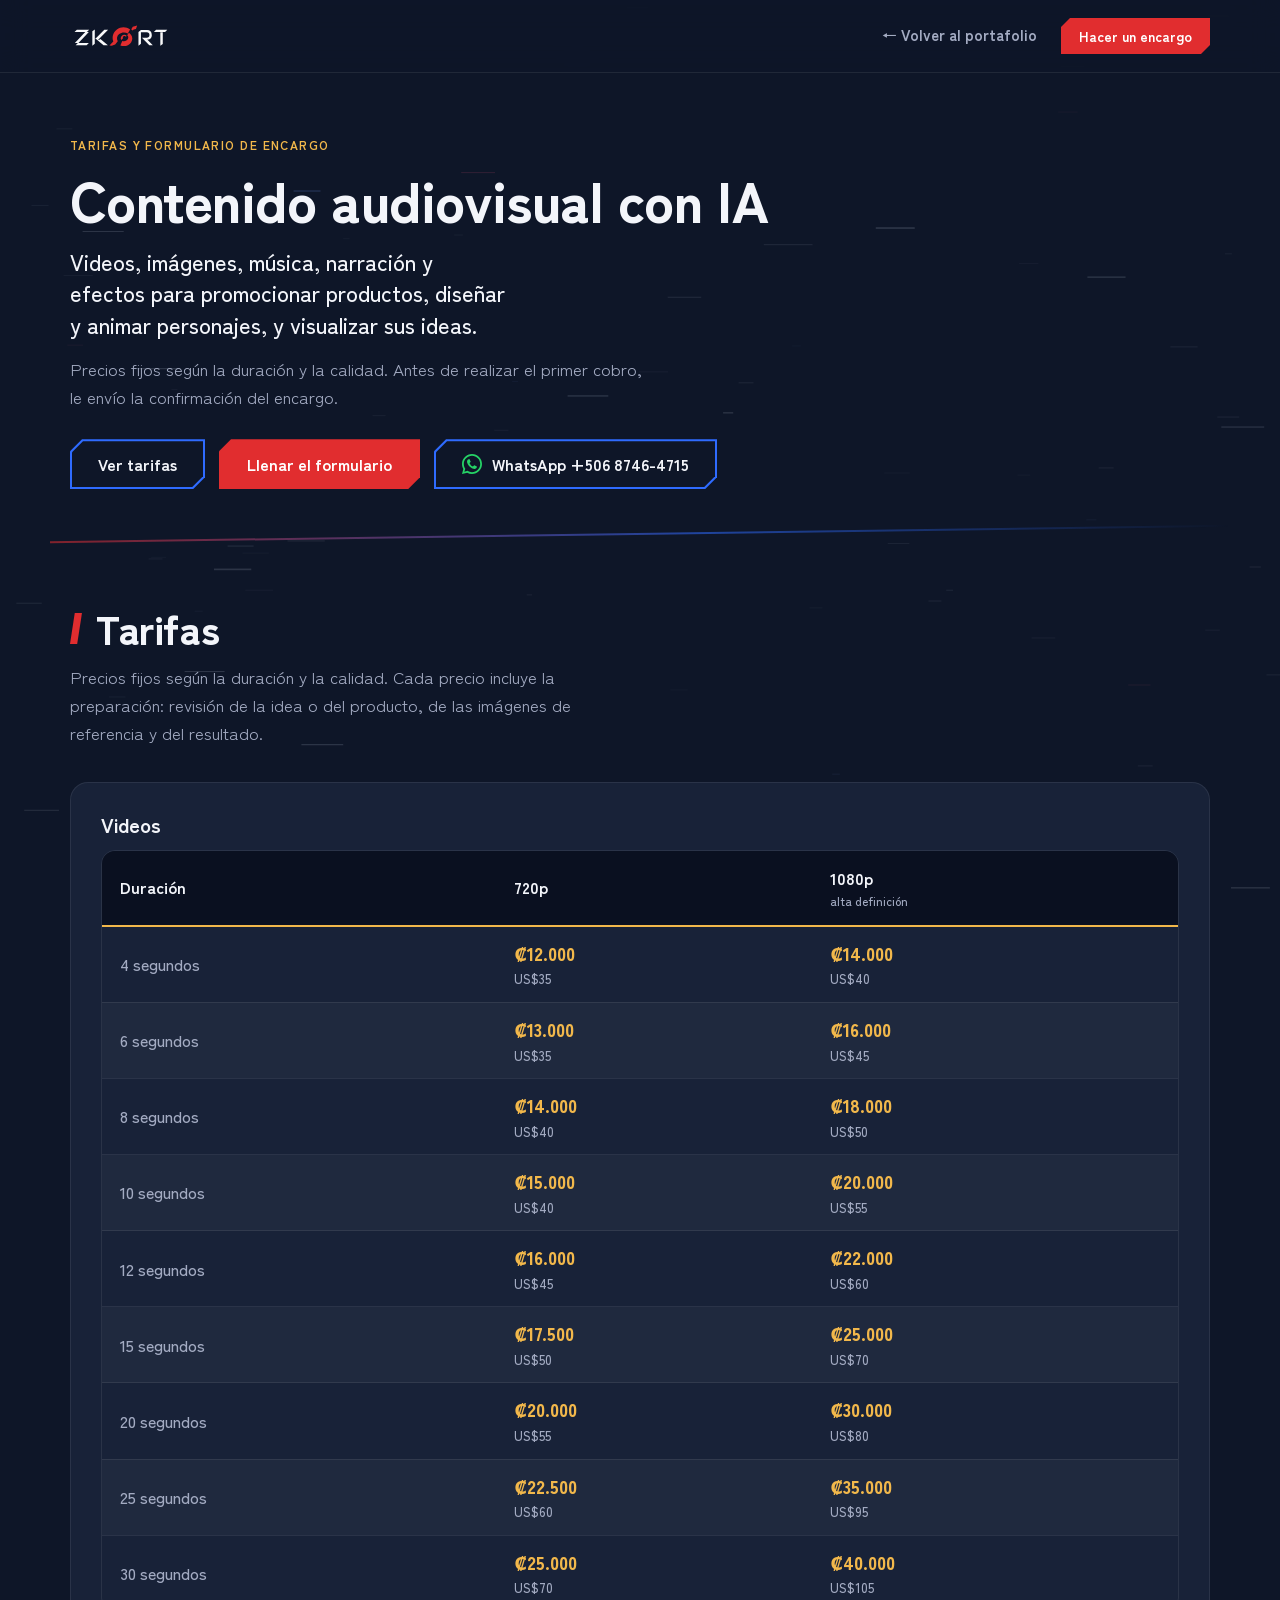
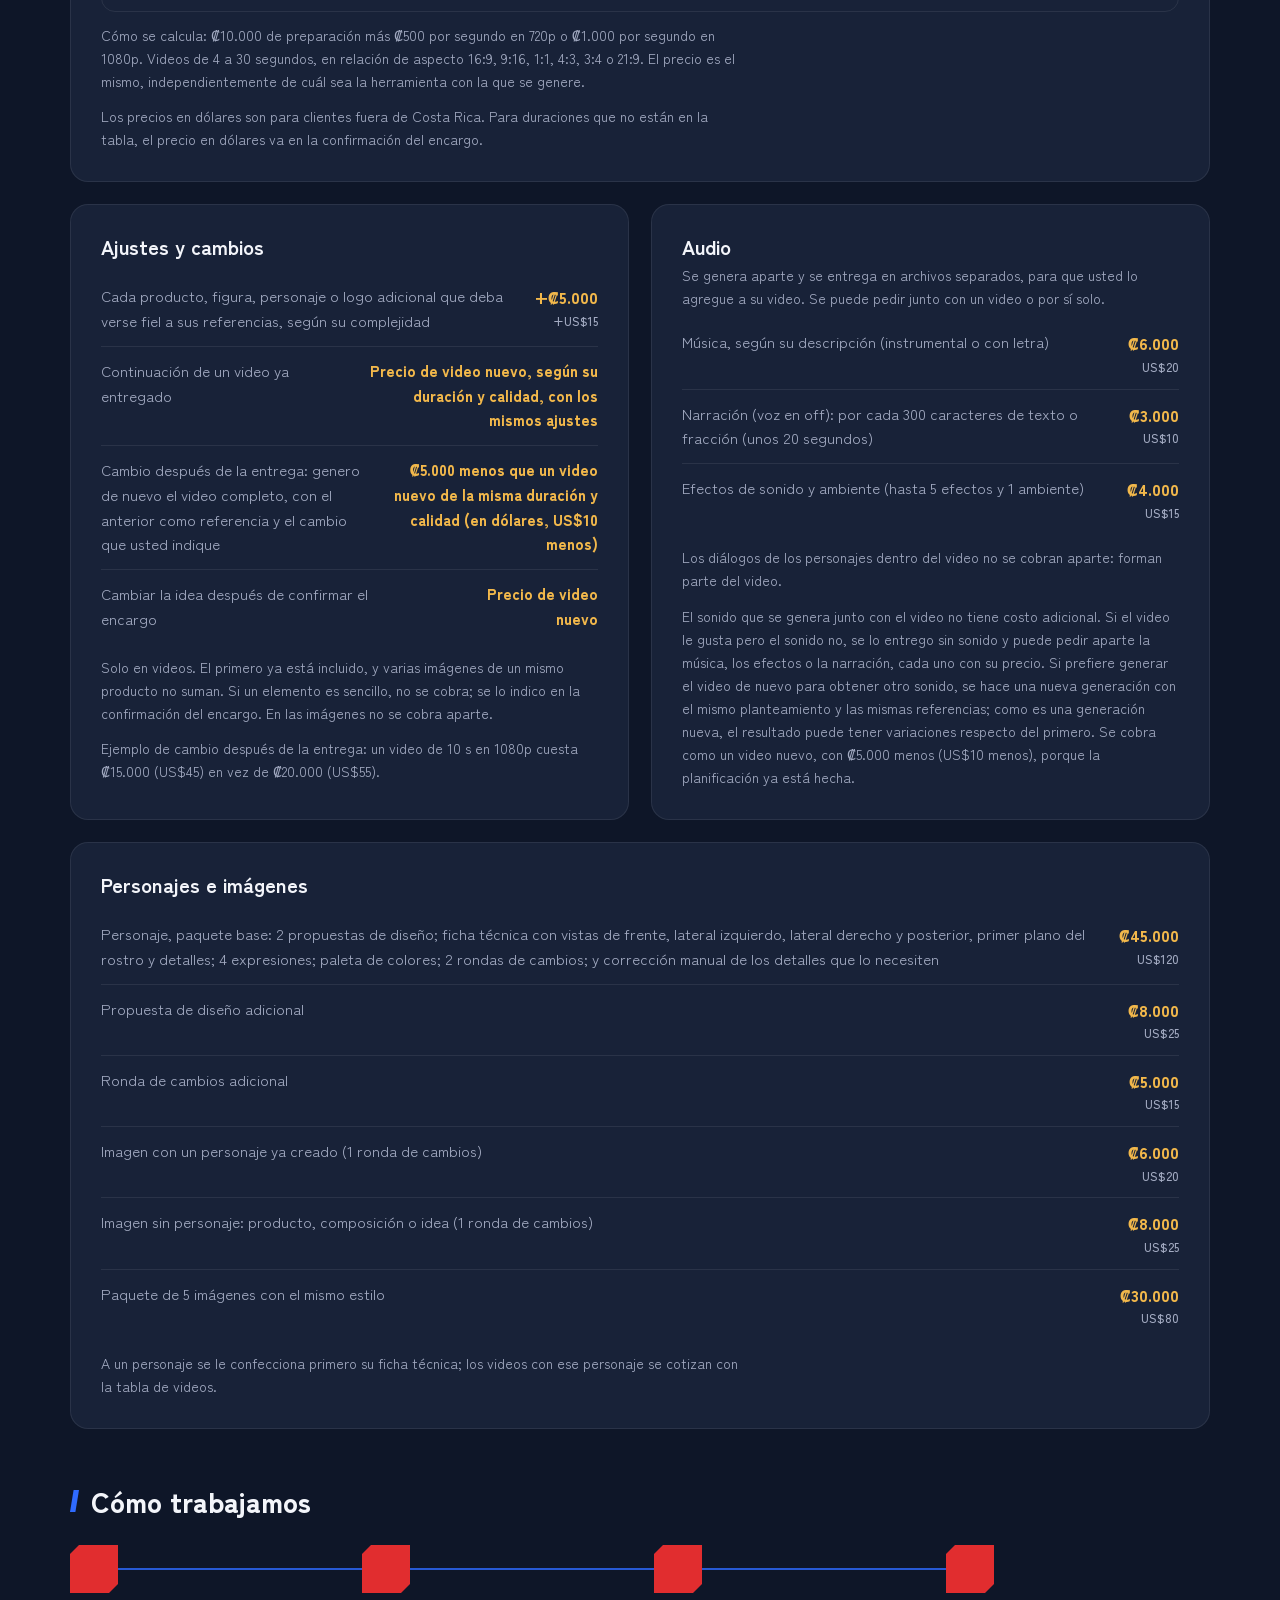
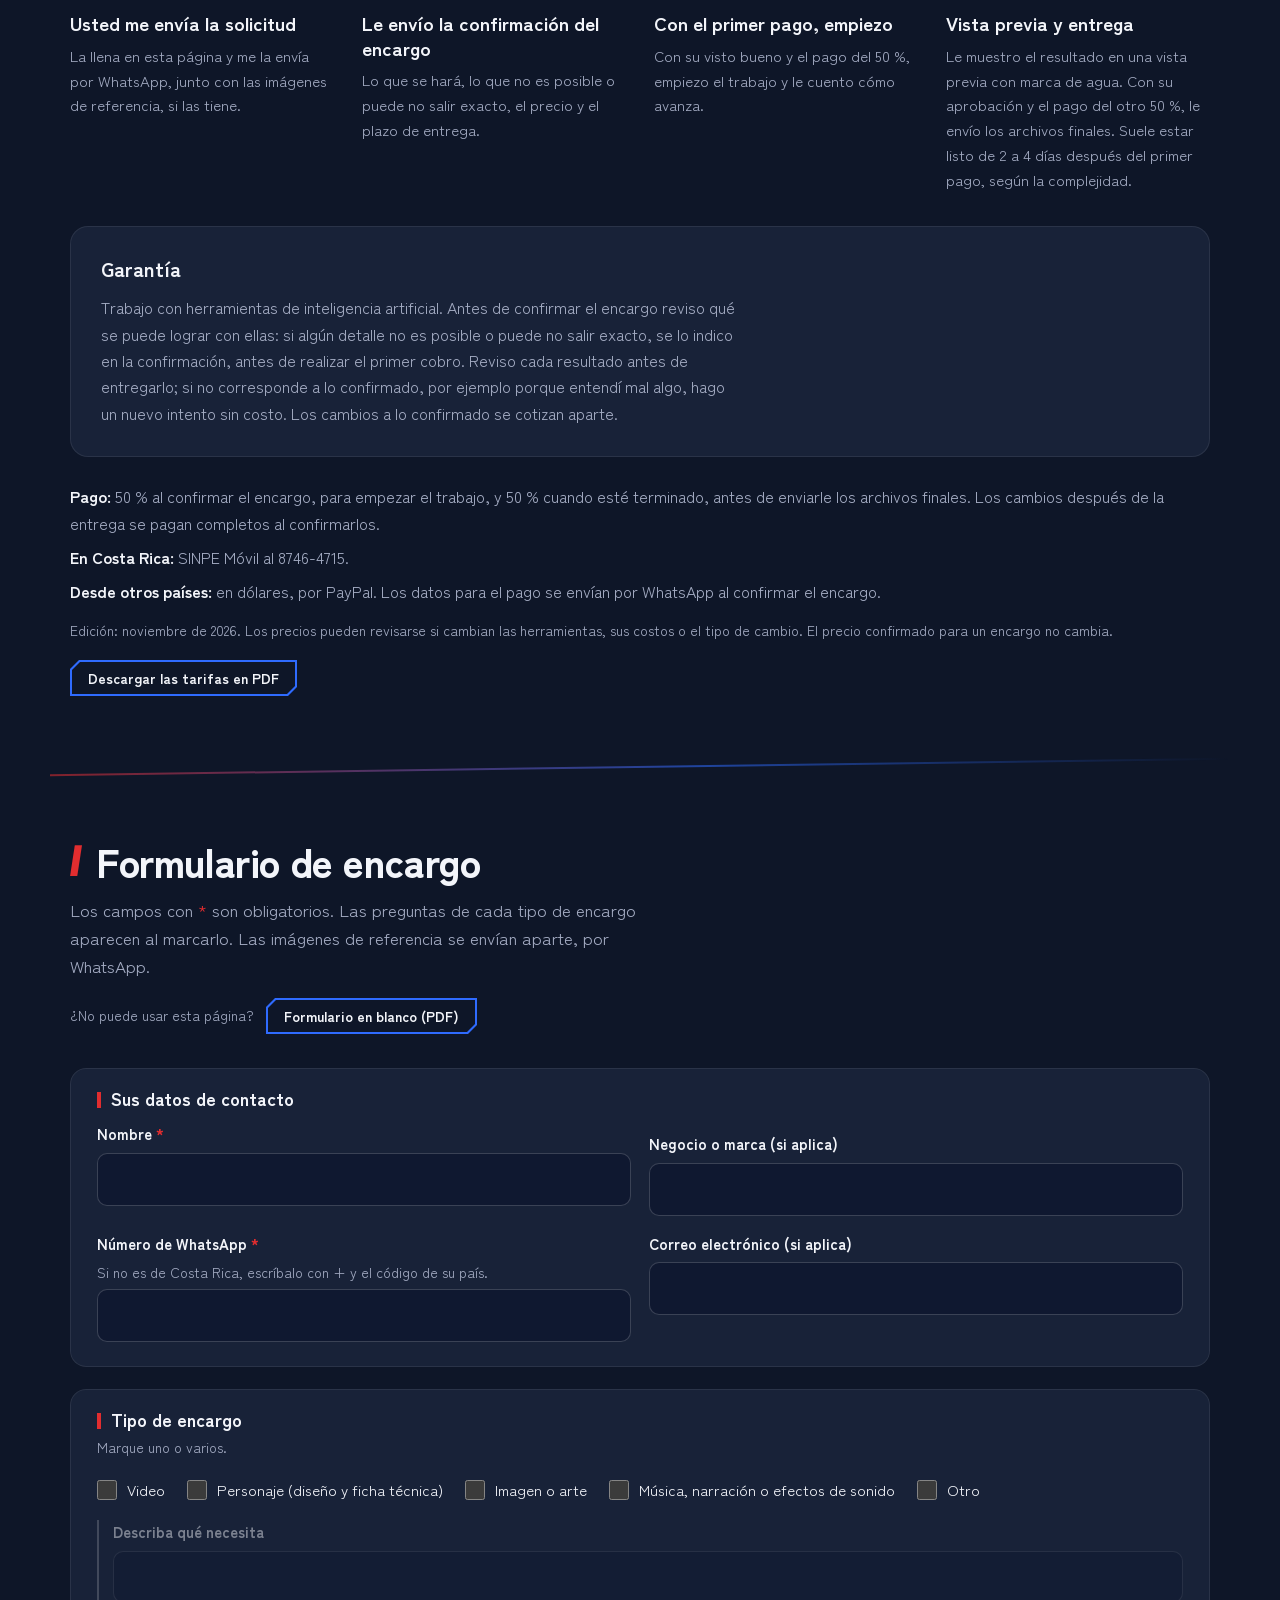
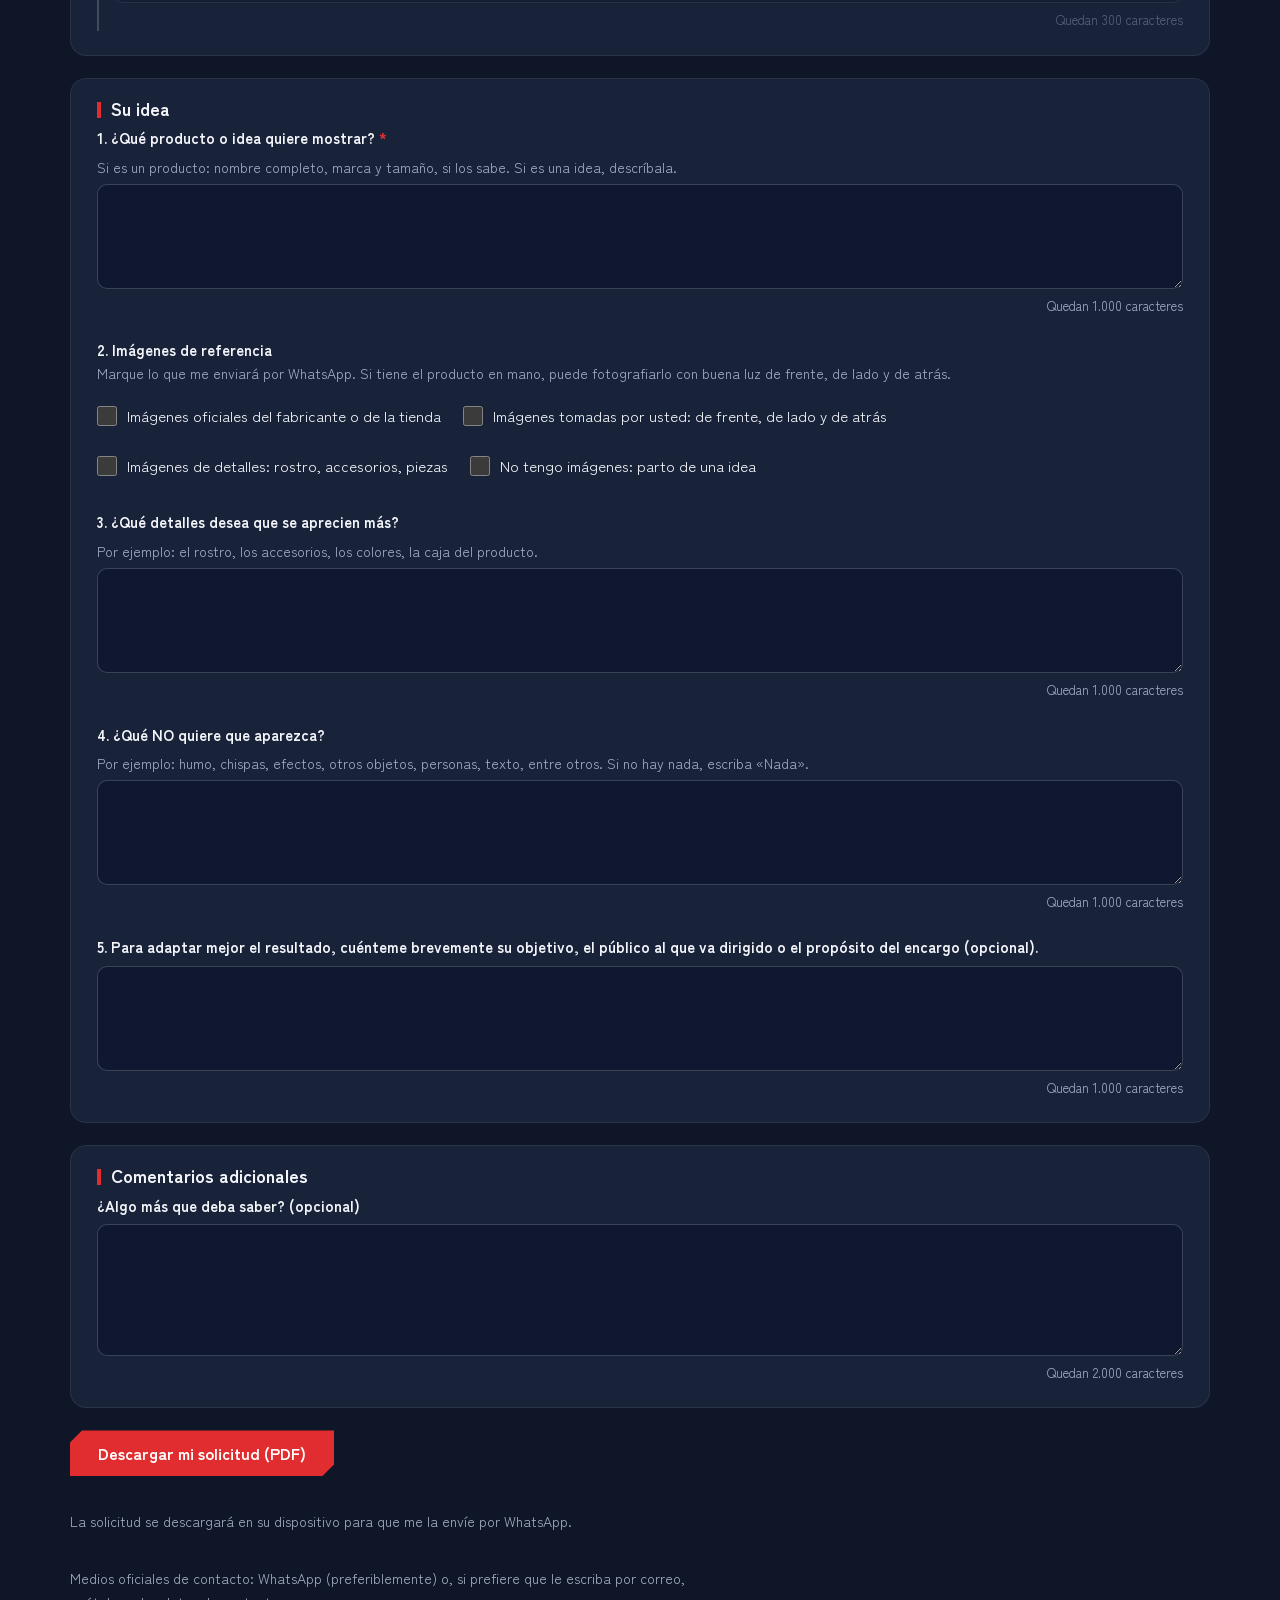
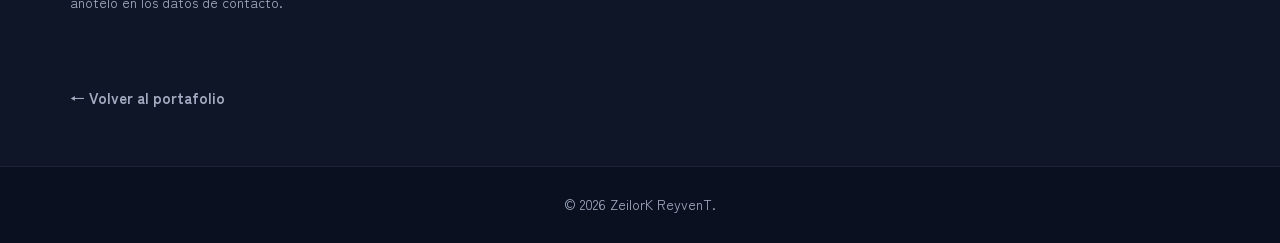
<file: encargos/index.html>
<!DOCTYPE html>
<html lang="es">
<head>
<meta charset="utf-8">
<meta name="viewport" content="width=device-width, initial-scale=1, viewport-fit=cover">
<title>Contenido audiovisual con IA · ZeilorK ReyvenT</title>
<meta name="description" content="Videos, imágenes, música, narración y efectos para promocionar productos, diseñar y animar personajes, y visualizar sus ideas. Precios fijos y formulario de encargo.">
<meta name="theme-color" content="#0E1628">
<link rel="canonical" href="https://zeilork-reyvent.github.io/encargos/">
<meta property="og:site_name" content="ZeilorK ReyvenT">
<meta property="og:title" content="Contenido audiovisual con IA">
<meta property="og:description" content="Videos, imágenes, música, narración y efectos para promocionar productos, diseñar y animar personajes, y visualizar sus ideas. Tarifas y formulario de encargo.">
<meta property="og:type" content="website">
<meta property="og:url" content="https://zeilork-reyvent.github.io/encargos/">
<meta property="og:locale" content="es_LA">
<meta property="og:image" content="https://zeilork-reyvent.github.io/encargos/vista-previa.jpg">
<meta property="og:image:width" content="1200">
<meta property="og:image:height" content="630">
<meta property="og:image:alt" content="Logo de ZeilorK ReyvenT con el texto: Contenido audiovisual con IA">
<meta name="twitter:card" content="summary_large_image">
<link rel="icon" href="[data-uri]">
<link rel="apple-touch-icon" href="[data-uri]">
<link rel="preconnect" href="https://fonts.googleapis.com">
<link rel="preconnect" href="https://fonts.gstatic.com" crossorigin>
<link href="https://fonts.googleapis.com/css2?family=Zen+Kaku+Gothic+New:wght@400;500;700;900&display=swap" rel="stylesheet">
<style>
:root{--bg:#0E1628;--surface:#182238;--surface-2:#1F2B48;--field:#0F1830;--line:rgba(255,255,255,.08);--line-2:rgba(255,255,255,.18);
  --red:#E12D2F;--blue:#2F6BFF;--gold:#F2B84B;--text:#F3F5FA;--muted:#A3ABC2;--error:#FF8A8A;
  --font:'Zen Kaku Gothic New',system-ui,-apple-system,'Segoe UI',Roboto,sans-serif;--cut:12px;--maxw:1180px;--ease:cubic-bezier(.2,.7,.2,1);color-scheme:dark}
*,*::before,*::after{box-sizing:border-box}
html{scroll-padding-top:84px;-webkit-text-size-adjust:100%}
@media (prefers-reduced-motion:no-preference){html{scroll-behavior:smooth}}
body{margin:0;background:var(--bg);color:var(--text);font-family:var(--font);font-size:16px;line-height:1.65;overflow-x:hidden}
h1,h2,h3{font-weight:700;line-height:1.15;margin:0}
p{margin:0}
a{color:inherit}
[hidden]{display:none!important}
.sr{position:absolute!important;width:1px;height:1px;padding:0;margin:-1px;overflow:hidden;clip:rect(0,0,0,0);white-space:nowrap;border:0}
.skip{position:absolute;left:16px;top:-60px;z-index:200;background:var(--gold);color:#1A1200;padding:10px 14px;font-weight:700;text-decoration:none;border-radius:6px}
.skip:focus{top:12px}
.wrap{max-width:var(--maxw);margin:0 auto;padding:0 20px;position:relative;z-index:1}
/* fondo animado del sitio (trazos que cruzan la página) */
.page-streaks{position:fixed;top:0;left:0;width:100%;height:100vh;height:100lvh;z-index:-1;pointer-events:none;mix-blend-mode:screen;opacity:.55}
/* barra superior */
.topbar{position:fixed;top:0;left:0;right:0;z-index:60;padding-top:env(safe-area-inset-top,0px);background:rgba(14,22,40,.88);-webkit-backdrop-filter:blur(14px);backdrop-filter:blur(14px);border-bottom:1px solid var(--line)}
.topbar-in{max-width:var(--maxw);margin:0 auto;padding:0 20px;height:72px;display:flex;align-items:center;gap:22px}
.brand-link{display:flex;align-items:center;min-height:44px;text-decoration:none}
.brand-link:focus-visible{outline:2px solid var(--gold);outline-offset:4px}
.brand-c{height:28px;width:102px;display:block}
.topbar-right{margin-left:auto;display:flex;align-items:center;gap:24px}
.back{color:var(--muted);text-decoration:none;font-weight:700;font-size:15px;padding:10px 0;border-bottom:2px solid transparent}
.back:hover,.back:focus-visible{color:var(--text);border-color:var(--red);outline:none}
/* botones con el corte diagonal de las letras del logo */
.btn{position:relative;display:inline-flex;align-items:center;justify-content:center;gap:10px;padding:15px 28px;font:inherit;font-weight:700;font-size:16px;line-height:1;text-decoration:none;color:#fff;background:var(--red);border:0;cursor:pointer;
  clip-path:polygon(var(--cut) 0,100% 0,100% calc(100% - var(--cut)),calc(100% - var(--cut)) 100%,0 100%,0 var(--cut));transition:transform .25s,background .25s}
.btn>span{position:relative;z-index:1;display:inline-flex;align-items:center;gap:10px}
.btn .ico{width:20px;height:20px;flex:none}
.btn:hover{background:#C9242C;transform:translateY(-2px)}
.btn:focus-visible{outline:none;box-shadow:inset 0 0 0 3px var(--gold)}
.btn[disabled]{opacity:.6;cursor:progress;transform:none}
.btn-ghost{background:var(--blue);color:var(--text)}
.btn-ghost::before{content:"";position:absolute;inset:2px;background:var(--bg);--cut:11px;clip-path:polygon(var(--cut) 0,100% 0,100% calc(100% - var(--cut)),calc(100% - var(--cut)) 100%,0 100%,0 var(--cut))}
.btn-ghost:hover{background:#5A8AFF}
.btn-ghost:hover::before{background:#131E3A}
.btn-ghost:focus-visible{background:var(--gold);box-shadow:none}
.btn-sm{padding:11px 18px;font-size:14px;--cut:9px}
.btn-sm.btn-ghost::before{--cut:8px}
.btn-sm .ico{width:18px;height:18px}
/* secciones */
main{display:block;padding-top:72px}
main:focus{outline:none}
.section{padding:70px 0;position:relative}
.divider{width:min(var(--maxw),calc(100% - 40px));margin:0 auto;height:2px;background:linear-gradient(90deg,var(--red),var(--blue) 55%,rgba(47,107,255,0));opacity:.55;transform:skewY(-.8deg)}
.sec-head{max-width:760px;margin-bottom:34px}
h2.sec{display:flex;align-items:center;gap:14px;font-size:clamp(28px,4vw,40px);font-weight:900;letter-spacing:-.01em;margin-bottom:12px}
h2.sec::before{content:"";flex:none;width:12px;height:.78em;background:var(--red);clip-path:polygon(40% 0,100% 0,60% 100%,0 100%)}
.eyebrow{color:var(--gold);font-size:12px;line-height:1.5;font-weight:700;letter-spacing:.12em;text-transform:uppercase;margin-bottom:14px}
.lead{color:var(--muted);font-size:17px;max-width:64ch}
.intro{padding:64px 0 44px;position:relative}
.intro h1{font-size:clamp(34px,5vw,56px);font-weight:900;letter-spacing:-.01em;max-width:26ch;line-height:1.1}
.intro .sub-h{margin-top:16px;font-size:clamp(18px,2.2vw,22px);font-weight:500;max-width:40ch;line-height:1.45}
.intro .lead{margin-top:14px}
.actions{display:flex;flex-wrap:wrap;gap:14px;margin-top:28px}
.card{background:var(--surface);border:1px solid var(--line);border-radius:18px;padding:clamp(20px,3vw,30px)}
.card h3{font-size:20px;margin-bottom:14px}
.card .card-sub{color:var(--muted);font-size:14px;margin:-8px 0 8px}
.tbl-wrap{overflow-x:auto;border-radius:14px;border:1px solid var(--line)}
table.precios{width:100%;border-collapse:collapse;font-size:16px}
table.precios .hd{display:block;font-size:12px;font-weight:500;color:var(--muted)}
table.precios thead th{background:#0A1020;text-align:left;padding:14px 18px;font-weight:700;border-bottom:2px solid var(--gold)}
table.precios tbody th{text-align:left;font-weight:500;color:var(--muted);padding:12px 18px;white-space:nowrap}
table.precios td{padding:12px 18px;color:var(--gold);font-weight:900;font-size:18px}
table.precios td .usd{display:block;font-size:13px;font-weight:500;color:var(--muted)}
table.precios tbody tr:nth-child(even){background:rgba(255,255,255,.03)}
table.precios tbody tr+tr{border-top:1px solid var(--line)}
.note{color:var(--muted);font-size:14px;margin-top:12px;max-width:80ch}
.two{display:grid;gap:22px;grid-template-columns:repeat(2,minmax(0,1fr));margin-top:22px}
.mt{margin-top:22px}
ul.plist{list-style:none;margin:0;padding:0}
ul.plist li{display:flex;justify-content:space-between;gap:18px;padding:12px 0;border-top:1px solid var(--line)}
ul.plist li:first-child{border-top:0}
ul.plist li span{color:var(--muted);font-size:15px}
ul.plist li strong{color:var(--gold);white-space:nowrap;font-weight:900;text-align:right}
ul.plist li strong.w{white-space:normal;max-width:46%;font-size:15px}
ul.plist .usd{display:block;font-size:12px;font-weight:500;color:var(--muted)}
.pdf-links{display:flex;flex-wrap:wrap;align-items:center;gap:12px;margin-top:18px}
/* cómo trabajamos, dentro de tarifas */
.sub-sec{margin-top:56px}
h3.sub{display:flex;align-items:center;gap:12px;font-size:clamp(22px,3vw,28px);font-weight:900;margin-bottom:28px}
h3.sub::before{content:"";flex:none;width:9px;height:.78em;background:var(--blue);clip-path:polygon(40% 0,100% 0,60% 100%,0 100%)}
.steps{list-style:none;margin:0;padding:0;display:grid;grid-template-columns:repeat(4,minmax(0,1fr));gap:28px}
.step{position:relative;padding-top:66px}
.step:not(:last-child)::before{content:"";position:absolute;left:24px;top:23px;width:calc(100% + 28px);height:2px;background:var(--blue);opacity:.8}
.step .n{position:absolute;top:0;left:0;width:48px;height:48px;display:grid;place-items:center;background:var(--red);color:#fff;font-weight:900;font-size:18px;--cut:9px;
  clip-path:polygon(var(--cut) 0,100% 0,100% calc(100% - var(--cut)),calc(100% - var(--cut)) 100%,0 100%,0 var(--cut));z-index:1}
.step h3{font-size:19px;line-height:1.3;margin-bottom:8px}
.step p{color:var(--muted);font-size:15px}
.garantia{margin-top:34px}
.garantia p{color:var(--muted);max-width:80ch}
.pay{margin-top:26px;display:grid;gap:8px;color:var(--muted)}
.pay strong{color:var(--text)}
.pay .vig{font-size:14px;margin-top:6px}
/* formulario */
form.encargo{display:grid;gap:22px}
fieldset{border:1px solid var(--line);border-radius:16px;padding:18px clamp(16px,3vw,26px) 24px;margin:0;background:var(--surface);min-width:0}
legend{float:left;width:100%;margin:0 0 6px;padding:0;font-weight:700;font-size:18px;line-height:1.3}
legend::before{content:"";display:inline-block;width:4px;height:16px;background:var(--red);margin-right:10px;vertical-align:-2px}
legend+*{clear:both}
.field{display:grid;gap:6px;margin-top:16px}
.field label,.qlabel{font-weight:700;font-size:15px}
.hint{color:var(--muted);font-size:14px;line-height:1.5}
input[type=text],input[type=tel],input[type=email],textarea,select{width:100%;font:inherit;font-size:16px;color:var(--text);background:var(--field);border:1px solid var(--line-2);border-radius:10px;padding:12px 14px;min-height:46px}
select{max-width:280px;cursor:pointer}
textarea{resize:vertical}
input:focus-visible,textarea:focus-visible,select:focus-visible{outline:2px solid var(--gold);outline-offset:1px;border-color:transparent}
input[aria-invalid=true],textarea[aria-invalid=true],select[aria-invalid=true]{border-color:var(--error)}
.field.off{opacity:.45}
input:disabled,textarea:disabled{cursor:not-allowed}
.grid2{display:grid;gap:0 18px;grid-template-columns:repeat(2,minmax(0,1fr));align-items:start}
.checks{display:flex;flex-wrap:wrap;gap:6px 22px;margin-top:10px}
.chk{display:flex;align-items:center;gap:10px;min-height:44px;cursor:pointer;font-size:15px}
.chk input{width:20px;height:20px;accent-color:var(--red);flex:none;margin:0}
.chk:has(input:disabled){cursor:not-allowed;opacity:.45}
.req{color:var(--red)}
.q{margin-top:22px}
legend+.q,legend+.field,legend+.grid2>.field:first-child{margin-top:6px}
.det{margin-top:4px;padding-left:14px;border-left:2px solid var(--line-2)}
.det .field{margin-top:8px}
.cnt{justify-self:end;color:var(--muted);font-size:13px}
.cnt.tope{color:var(--gold)}
.err{color:var(--error);font-size:14px;font-weight:700;line-height:1.45;margin-top:6px}
.field .err{margin-top:0}
.resumen{border:1px solid rgba(255,138,138,.45);background:rgba(255,138,138,.08);border-radius:14px;padding:16px 20px}
.resumen p{font-weight:700;color:var(--error)}
.resumen ul{margin:8px 0 0;padding-left:20px;display:grid;gap:4px}
.resumen a{color:var(--text)}
.submit-row{display:flex;flex-wrap:wrap;align-items:center;gap:16px}
.status{font-weight:700;max-width:70ch}
.status.ok{color:#7BE0A1}
.status.err{color:var(--error)}
.envio{margin-top:18px;padding:22px clamp(18px,3vw,26px);border:1px solid rgba(123,224,161,.35);border-radius:16px;background:rgba(123,224,161,.06);display:grid;gap:14px;justify-items:start}
.envio p{color:var(--text);font-size:15px}
.note a{color:var(--text)}
.back-bottom{padding-bottom:56px}
footer{border-top:1px solid var(--line);padding:26px 20px calc(26px + env(safe-area-inset-bottom,0px));text-align:center;color:var(--muted);font-size:14px;background:#0A1020;position:relative;z-index:1}
.short{display:none}
@media (max-width:900px){.two{grid-template-columns:1fr}}
@media (max-width:840px){.steps{grid-template-columns:1fr;gap:30px}.step{padding-top:0;padding-left:72px;min-height:48px}
  .step:not(:last-child)::before{left:23px;top:24px;width:2px;height:calc(100% + 30px)}}
@media (max-width:640px){.grid2{grid-template-columns:1fr}ul.plist li{flex-direction:column;gap:4px}
  ul.plist li strong{text-align:left}ul.plist li strong.w{max-width:none}
  .topbar .btn{display:none}.long{display:none}.short{display:inline}
  table.precios thead th,table.precios tbody th,table.precios td{padding:10px 12px}table.precios td{font-size:16px}table.precios tbody th{font-size:14px}}
@media (max-width:420px){table.precios thead th,table.precios tbody th,table.precios td{padding:9px 8px}table.precios td{font-size:15px}table.precios tbody th{font-size:13px}
  .actions .btn{flex:1 1 100%}}
@media (max-width:360px){.wrap{padding:0 16px}.card{padding:16px}table.precios tbody th{white-space:normal}
  table.precios thead th,table.precios tbody th,table.precios td{padding:8px 6px}}
</style>
</head>
<body>
<canvas class="page-streaks" id="streaks-page" aria-hidden="true"></canvas>
<a class="skip" href="#contenido">Ir al contenido</a>
<header class="topbar" id="topbar">
  <div class="topbar-in">
    <a class="brand-link" href="../" aria-label="Volver al portafolio de ZeilorK ReyvenT"><svg xmlns="http://www.w3.org/2000/svg" xmlns:xlink="http://www.w3.org/1999/xlink" viewBox="0 0 910 250" version="1.1" role="img" aria-labelledby="brand-t" class="brand-c">
  <title id="brand-t">ZeilorK ReyvenT</title>
  <defs><path id="glyph-Z" d="       M 20,0 L 130,0 L 109,21 L -1,21 Z       M 95,20 L 127,20 L 34,119 L 2,119 Z       M 29,118 L 127,118 L 107,139 L 9,139 Z"/>

    <path id="glyph-K" d="       M 22,-1 L 22,126 L 0,143 L 0,13 Z       M 107,0 L 141,0 L 57,84 L 52,91 L 44,91 L 37,84 L 25,83 Z       M 72,82 L 139,139 L 100,139 L 44,91 L 60,91 Z"/>

    <path id="glyph-R" d="       M 22,3 L 22,126 L 0,143 L 0,20 Z       M 19,3 L 78,3       C 102,3 119,20 119,46       C 119,69 110,87 80,88       L 47,88 L 31,71 L 74,71       C 88,71 98,61 98,46       C 98,32 89,22 74,22       L 22,22 L 22,3 Z       M 46,88 L 78,88 L 128,138 L 97,138 Z"/>

    <path id="glyph-T" d="       M 19,1 L 119,1 L 100,21 L 0,21 Z       M 57,22 L 79,22 L 79,127 L 57,142 Z"/>
  <g id="symbol-Enmeria-V2-U-geometry" fill="#E12D2F">
    <path d="M 52,786 L 194,635              C 139,480 180,311 329,192              C 472,78 675,82 820,190              L 734,340              C 633,279 504,290 414,361              C 325,432 310,539 361,624              L 265,748 L 137,800 Z"/>
    <path d="M 802,331 L 835,365              C 916,446 925,568 857,672              C 773,801 609,837 458,787              L 528,616              C 616,649 705,610 740,538              C 765,487 751,438 712,405              L 768,318 Z"/>
    <path d="M 685,415              C 631,374 554,383 507,431              C 465,474 461,535 492,583              L 557,517              C 544,496 547,468 567,450              C 591,429 626,432 652,453              L 670,469 Z"/>
    <path d="M 918,88 L 1082,47 L 1038,174              L 958,196 L 900,230 L 864,178 Z"/>
  </g>
</defs>
  <g id="compact-integrated-canonical" transform="translate(41 69)">
    <use id="component-symbol-U" transform="translate(298.5 -48) scale(0.24)" href="#symbol-Enmeria-V2-U-geometry" xlink:href="#symbol-Enmeria-V2-U-geometry"/>
    <g id="component-letters-ZKRT" fill="#F7F8FA">
      <use x="0" y="0" href="#glyph-Z" xlink:href="#glyph-Z"/>
      <use x="158" y="0" href="#glyph-K" xlink:href="#glyph-K"/>
      <use x="570" y="0" href="#glyph-R" xlink:href="#glyph-R"/>
      <use x="708" y="0" href="#glyph-T" xlink:href="#glyph-T"/>
    </g>
  </g>
</svg></a>
    <div class="topbar-right">
      <a class="back" href="../">← <span class="long">Volver al portafolio</span><span class="short">Portafolio</span></a>
      <a class="btn btn-sm" href="#formulario"><span>Hacer un encargo</span></a>
    </div>
  </div>
</header>

<main id="contenido" tabindex="-1">
  <section class="intro">
    <div class="wrap">
      <p class="eyebrow">Tarifas y formulario de encargo</p>
      <h1>Contenido audiovisual con&nbsp;IA</h1>
      <p class="sub-h">Videos, imágenes, música, narración y efectos para promocionar productos, diseñar y animar personajes, y visualizar sus ideas.</p>
      <p class="lead">Precios fijos según la duración y la calidad. Antes de realizar el primer cobro, le envío la confirmación del encargo.</p>
      <div class="actions">
        <a class="btn btn-ghost" href="#tarifas"><span>Ver tarifas</span></a>
        <a class="btn" href="#formulario"><span>Llenar el formulario</span></a>
        <a class="btn btn-ghost" href="https://wa.me/50687464715" target="_blank" rel="noopener" aria-label="Escribirme por WhatsApp al +506 8746-4715 (se abre en otra pestaña)"><span><img class="ico" src="whatsapp.svg" alt="" width="20" height="20" loading="lazy">WhatsApp +506 8746-4715</span></a>
      </div>
    </div>
  </section>

  <div class="divider" aria-hidden="true"></div>

  <section class="section" id="tarifas">
    <div class="wrap">
      <div class="sec-head">
        <h2 class="sec">Tarifas</h2>
        <p class="lead">Precios fijos según la duración y la calidad. Cada precio incluye la preparación: revisión de la idea o del producto, de las imágenes de referencia y del resultado.</p>
      </div>
      <div class="card">
        <h3>Videos</h3>
        <div class="tbl-wrap">
          <table class="precios">
            <caption class="sr">Precio de un video según su duración y su calidad, en colones y en dólares</caption>
            <thead><tr><th scope="col">Duración</th><th scope="col">720p</th><th scope="col">1080p <span class="hd">alta definición</span></th></tr></thead>
            <tbody>
<tr><th scope="row">4 segundos</th><td>₡12.000<span class="usd">US$35</span></td><td>₡14.000<span class="usd">US$40</span></td></tr>
<tr><th scope="row">6 segundos</th><td>₡13.000<span class="usd">US$35</span></td><td>₡16.000<span class="usd">US$45</span></td></tr>
<tr><th scope="row">8 segundos</th><td>₡14.000<span class="usd">US$40</span></td><td>₡18.000<span class="usd">US$50</span></td></tr>
<tr><th scope="row">10 segundos</th><td>₡15.000<span class="usd">US$40</span></td><td>₡20.000<span class="usd">US$55</span></td></tr>
<tr><th scope="row">12 segundos</th><td>₡16.000<span class="usd">US$45</span></td><td>₡22.000<span class="usd">US$60</span></td></tr>
<tr><th scope="row">15 segundos</th><td>₡17.500<span class="usd">US$50</span></td><td>₡25.000<span class="usd">US$70</span></td></tr>
<tr><th scope="row">20 segundos</th><td>₡20.000<span class="usd">US$55</span></td><td>₡30.000<span class="usd">US$80</span></td></tr>
<tr><th scope="row">25 segundos</th><td>₡22.500<span class="usd">US$60</span></td><td>₡35.000<span class="usd">US$95</span></td></tr>
<tr><th scope="row">30 segundos</th><td>₡25.000<span class="usd">US$70</span></td><td>₡40.000<span class="usd">US$105</span></td></tr>
            </tbody>
          </table>
        </div>
        <p class="note">Cómo se calcula: ₡10.000 de preparación más ₡500 por segundo en 720p o ₡1.000 por segundo en 1080p. Videos de 4 a 30 segundos, en relación de aspecto 16:9, 9:16, 1:1, 4:3, 3:4 o 21:9. El precio es el mismo, independientemente de cuál sea la herramienta con la que se genere.</p>
        <p class="note">Los precios en dólares son para clientes fuera de Costa Rica. Para duraciones que no están en la tabla, el precio en dólares va en la confirmación del encargo.</p>
      </div>
      <div class="two">
        <div class="card">
          <h3>Ajustes y cambios</h3>
          <ul class="plist">
<li><span>Cada producto, figura, personaje o logo adicional que deba verse fiel a sus referencias, según su complejidad</span><strong>+₡5.000<small class="usd">+US$15</small></strong></li>
<li><span>Continuación de un video ya entregado</span><strong class="w">Precio de video nuevo, según su duración y calidad, con los mismos ajustes</strong></li>
<li><span>Cambio después de la entrega: genero de nuevo el video completo, con el anterior como referencia y el cambio que usted indique</span><strong class="w">₡5.000 menos que un video nuevo de la misma duración y calidad (en dólares, US$10 menos)</strong></li>
<li><span>Cambiar la idea después de confirmar el encargo</span><strong class="w">Precio de video nuevo</strong></li>
          </ul>
          <p class="note">Solo en videos. El primero ya está incluido, y varias imágenes de un mismo producto no suman. Si un elemento es sencillo, no se cobra; se lo indico en la confirmación del encargo. En las imágenes no se cobra aparte.</p>
          <p class="note">Ejemplo de cambio después de la entrega: un video de 10 s en 1080p cuesta ₡15.000 (US$45) en vez de ₡20.000 (US$55).</p>
        </div>
        <div class="card">
          <h3>Audio</h3>
          <p class="card-sub">Se genera aparte y se entrega en archivos separados, para que usted lo agregue a su video. Se puede pedir junto con un video o por sí solo.</p>
          <ul class="plist">
<li><span>Música, según su descripción (instrumental o con letra)</span><strong>₡6.000<small class="usd">US$20</small></strong></li>
<li><span>Narración (voz en off): por cada 300 caracteres de texto o fracción (unos 20 segundos)</span><strong>₡3.000<small class="usd">US$10</small></strong></li>
<li><span>Efectos de sonido y ambiente (hasta 5 efectos y 1 ambiente)</span><strong>₡4.000<small class="usd">US$15</small></strong></li>
          </ul>
          <p class="note">Los diálogos de los personajes dentro del video no se cobran aparte: forman parte del video.</p>
          <p class="note">El sonido que se genera junto con el video no tiene costo adicional. Si el video le gusta pero el sonido no, se lo entrego sin sonido y puede pedir aparte la música, los efectos o la narración, cada uno con su precio. Si prefiere generar el video de nuevo para obtener otro sonido, se hace una nueva generación con el mismo planteamiento y las mismas referencias; como es una generación nueva, el resultado puede tener variaciones respecto del primero. Se cobra como un video nuevo, con ₡5.000 menos (US$10 menos), porque la planificación ya está hecha.</p>
        </div>
      </div>
      <div class="card mt">
        <h3>Personajes e imágenes</h3>
        <ul class="plist">
<li><span>Personaje, paquete base: 2 propuestas de diseño; ficha técnica con vistas de frente, lateral izquierdo, lateral derecho y posterior, primer plano del rostro y detalles; 4 expresiones; paleta de colores; 2 rondas de cambios; y corrección manual de los detalles que lo necesiten</span><strong>₡45.000<small class="usd">US$120</small></strong></li>
<li><span>Propuesta de diseño adicional</span><strong>₡8.000<small class="usd">US$25</small></strong></li>
<li><span>Ronda de cambios adicional</span><strong>₡5.000<small class="usd">US$15</small></strong></li>
<li><span>Imagen con un personaje ya creado (1 ronda de cambios)</span><strong>₡6.000<small class="usd">US$20</small></strong></li>
<li><span>Imagen sin personaje: producto, composición o idea (1 ronda de cambios)</span><strong>₡8.000<small class="usd">US$25</small></strong></li>
<li><span>Paquete de 5 imágenes con el mismo estilo</span><strong>₡30.000<small class="usd">US$80</small></strong></li>
        </ul>
        <p class="note">A un personaje se le confecciona primero su ficha técnica; los videos con ese personaje se cotizan con la tabla de videos.</p>
      </div>

      <div class="sub-sec" id="como-trabajamos">
        <h3 class="sub">Cómo trabajamos</h3>
        <ol class="steps">
        <li class="step"><span class="n">1</span><h3>Usted me envía la solicitud</h3><p>La llena en esta página y me la envía por WhatsApp, junto con las imágenes de referencia, si las tiene.</p></li>
        <li class="step"><span class="n">2</span><h3>Le envío la confirmación del encargo</h3><p>Lo que se hará, lo que no es posible o puede no salir exacto, el precio y el plazo de entrega.</p></li>
        <li class="step"><span class="n">3</span><h3>Con el primer pago, empiezo</h3><p>Con su visto bueno y el pago del 50 %, empiezo el trabajo y le cuento cómo avanza.</p></li>
        <li class="step"><span class="n">4</span><h3>Vista previa y entrega</h3><p>Le muestro el resultado en una vista previa con marca de agua. Con su aprobación y el pago del otro 50 %, le envío los archivos finales. Suele estar listo de 2 a 4 días después del primer pago, según la complejidad.</p></li>
        </ol>
        <div class="card garantia">
          <h3>Garantía</h3>
          <p>Trabajo con herramientas de inteligencia artificial. Antes de confirmar el encargo reviso qué se puede lograr con ellas: si algún detalle no es posible o puede no salir exacto, se lo indico en la confirmación, antes de realizar el primer cobro. Reviso cada resultado antes de entregarlo; si no corresponde a lo confirmado, por ejemplo porque entendí mal algo, hago un nuevo intento sin costo. Los cambios a lo confirmado se cotizan aparte.</p>
        </div>
        <div class="pay">
          <p><strong>Pago:</strong> 50 % al confirmar el encargo, para empezar el trabajo, y 50 % cuando esté terminado, antes de enviarle los archivos finales. Los cambios después de la entrega se pagan completos al confirmarlos.</p>
          <p><strong>En Costa Rica:</strong> SINPE Móvil al 8746-4715.</p>
          <p><strong>Desde otros países:</strong> en dólares, por PayPal. Los datos para el pago se envían por WhatsApp al confirmar el encargo.</p>
          <p class="vig">Edición: noviembre de 2026. Los precios pueden revisarse si cambian las herramientas, sus costos o el tipo de cambio. El precio confirmado para un encargo no cambia.</p>
        </div>
      </div>
      <div class="pdf-links">
        <a class="btn btn-ghost btn-sm" href="Tarifas%20de%20Contenido%20Audiovisual%20con%20IA.pdf" download="Tarifas de Contenido Audiovisual con IA.pdf"><span>Descargar las tarifas en PDF</span></a>
      </div>
    </div>
  </section>

  <div class="divider" aria-hidden="true"></div>

  <section class="section" id="formulario">
    <div class="wrap">
      <div class="sec-head">
        <h2 class="sec">Formulario de encargo</h2>
        <p class="lead">Los campos con <span class="req">*</span> son obligatorios. Las preguntas de cada tipo de encargo aparecen al marcarlo. Las imágenes de referencia se envían aparte, por WhatsApp.</p>
        <div class="pdf-links">
          <p class="note" style="margin-top:0">¿No puede usar esta página?</p>
          <a class="btn btn-ghost btn-sm" href="Formulario%20de%20Encargo.pdf" download="Formulario de Encargo.pdf"><span>Formulario en blanco (PDF)</span></a>
        </div>
      </div>

      <form class="encargo" id="form-encargo" novalidate="" autocomplete="on">
<fieldset id="sec-contacto">
<legend>Sus datos de contacto</legend>
<div class="grid2"><div class="field"><label for="f-contacto-nombre">Nombre <span class="req" aria-hidden="true">*</span></label><input id="f-contacto-nombre" name="contacto_nombre" data-pdf="contacto_nombre" maxlength="80" aria-describedby="f-contacto-nombre-err" autocomplete="name" type="text"><p class="err" id="f-contacto-nombre-err" data-err="contacto_nombre" hidden></p></div><div class="field"><label for="f-contacto-negocio">Negocio o marca (si aplica)</label><input id="f-contacto-negocio" name="contacto_negocio" data-pdf="contacto_negocio" maxlength="80" aria-describedby="f-contacto-negocio-err" autocomplete="organization" type="text"><p class="err" id="f-contacto-negocio-err" data-err="contacto_negocio" hidden></p></div></div><div class="grid2"><div class="field"><label for="f-contacto-whatsapp">Número de WhatsApp <span class="req" aria-hidden="true">*</span></label><span class="hint" id="f-contacto-whatsapp-h">Si no es de Costa Rica, escríbalo con + y el código de su país.</span><input id="f-contacto-whatsapp" name="contacto_whatsapp" data-pdf="contacto_whatsapp" maxlength="20" aria-describedby="f-contacto-whatsapp-h f-contacto-whatsapp-err" autocomplete="tel" type="tel" inputmode="tel"><p class="err" id="f-contacto-whatsapp-err" data-err="contacto_whatsapp" hidden></p></div><div class="field"><label for="f-contacto-correo">Correo electrónico (si aplica)</label><input id="f-contacto-correo" name="contacto_correo" data-pdf="contacto_correo" maxlength="100" aria-describedby="f-contacto-correo-err" autocomplete="email" type="email"><p class="err" id="f-contacto-correo-err" data-err="contacto_correo" hidden></p></div></div>
</fieldset>

<fieldset id="sec-tipo">
<legend>Tipo de encargo</legend>
<div class="q" data-item="tipo"><p class="hint">Marque uno o varios.</p><div class="checks" role="group" aria-label="Tipo de encargo" aria-describedby="f-tipo-err"><label class="chk"><input type="checkbox" id="f-tipo-video" name="tipo_video" data-pdf="tipo_video"><span>Video</span></label><label class="chk"><input type="checkbox" id="f-tipo-personaje" name="tipo_personaje" data-pdf="tipo_personaje"><span>Personaje (diseño y ficha técnica)</span></label><label class="chk"><input type="checkbox" id="f-tipo-imagen" name="tipo_imagen" data-pdf="tipo_imagen"><span>Imagen o arte</span></label><label class="chk"><input type="checkbox" id="f-tipo-audio" name="tipo_audio" data-pdf="tipo_audio"><span>Música, narración o efectos de sonido</span></label><label class="chk"><input type="checkbox" id="f-tipo-otro" name="tipo_otro" data-pdf="tipo_otro"><span>Otro</span></label></div><p class="err" id="f-tipo-err" data-err="tipo" hidden></p><div class="det"><div class="field off"><label for="f-tipo-otro-detalle">Describa qué necesita</label><input id="f-tipo-otro-detalle" name="tipo_otro_detalle" data-pdf="tipo_otro_detalle" maxlength="300" aria-describedby="f-tipo-otro-detalle-err f-tipo-otro-detalle-cnt" data-dep="op:tipo_otro" disabled type="text"><span class="cnt" id="f-tipo-otro-detalle-cnt" data-cnt="tipo_otro_detalle">Quedan 300 caracteres</span><p class="err" id="f-tipo-otro-detalle-err" data-err="tipo_otro_detalle" hidden></p></div></div></div>
</fieldset>

<fieldset id="sec-idea">
<legend>Su idea</legend>
<div class="q"><div class="field"><label for="f-q01-producto-idea">1. ¿Qué producto o idea quiere mostrar? <span class="req" aria-hidden="true">*</span></label><span class="hint" id="f-q01-producto-idea-h">Si es un producto: nombre completo, marca y tamaño, si los sabe. Si es una idea, descríbala.</span><textarea id="f-q01-producto-idea" name="q01_producto_idea" data-pdf="q01_producto_idea" maxlength="1000" aria-describedby="f-q01-producto-idea-h f-q01-producto-idea-err f-q01-producto-idea-cnt" rows="3"></textarea><span class="cnt" id="f-q01-producto-idea-cnt" data-cnt="q01_producto_idea">Quedan 1.000 caracteres</span><p class="err" id="f-q01-producto-idea-err" data-err="q01_producto_idea" hidden></p></div></div>
<div class="q" data-item="q02_imagenes"><p class="qlabel" id="f-q02-imagenes-l">2. Imágenes de referencia <span class="req" aria-hidden="true" data-req-si="tipo_video,tipo_personaje,tipo_imagen" hidden>*</span></p><p class="hint">Marque lo que me enviará por WhatsApp. Si tiene el producto en mano, puede fotografiarlo con buena luz de frente, de lado y de atrás.</p><div class="checks" role="group" aria-labelledby="f-q02-imagenes-l" aria-describedby="f-q02-imagenes-err" data-excl="q02_sin_imagenes"><label class="chk"><input type="checkbox" id="f-q02-oficiales" name="q02_oficiales" data-pdf="q02_oficiales"><span>Imágenes oficiales del fabricante o de la tienda</span></label><label class="chk"><input type="checkbox" id="f-q02-propias" name="q02_propias" data-pdf="q02_propias"><span>Imágenes tomadas por usted: de frente, de lado y de atrás</span></label><label class="chk"><input type="checkbox" id="f-q02-detalles" name="q02_detalles" data-pdf="q02_detalles"><span>Imágenes de detalles: rostro, accesorios, piezas</span></label><label class="chk"><input type="checkbox" id="f-q02-sin-imagenes" name="q02_sin_imagenes" data-pdf="q02_sin_imagenes"><span>No tengo imágenes: parto de una idea</span></label></div><p class="err" id="f-q02-imagenes-err" data-err="q02_imagenes" hidden></p></div>
<div class="q"><div class="field"><label for="f-q03-detalles">3. ¿Qué detalles desea que se aprecien más? <span class="req" aria-hidden="true" data-req-si="tipo_video,tipo_personaje,tipo_imagen" hidden>*</span></label><span class="hint" id="f-q03-detalles-h">Por ejemplo: el rostro, los accesorios, los colores, la caja del producto.</span><textarea id="f-q03-detalles" name="q03_detalles" data-pdf="q03_detalles" maxlength="1000" aria-describedby="f-q03-detalles-h f-q03-detalles-err f-q03-detalles-cnt" rows="3"></textarea><span class="cnt" id="f-q03-detalles-cnt" data-cnt="q03_detalles">Quedan 1.000 caracteres</span><p class="err" id="f-q03-detalles-err" data-err="q03_detalles" hidden></p></div></div>
<div class="q"><div class="field"><label for="f-q04-no-quiere">4. ¿Qué NO quiere que aparezca? <span class="req" aria-hidden="true" data-req-si="tipo_video,tipo_personaje,tipo_imagen" hidden>*</span></label><span class="hint" id="f-q04-no-quiere-h">Por ejemplo: humo, chispas, efectos, otros objetos, personas, texto, entre otros. Si no hay nada, escriba «Nada».</span><textarea id="f-q04-no-quiere" name="q04_no_quiere" data-pdf="q04_no_quiere" maxlength="1000" aria-describedby="f-q04-no-quiere-h f-q04-no-quiere-err f-q04-no-quiere-cnt" rows="3"></textarea><span class="cnt" id="f-q04-no-quiere-cnt" data-cnt="q04_no_quiere">Quedan 1.000 caracteres</span><p class="err" id="f-q04-no-quiere-err" data-err="q04_no_quiere" hidden></p></div></div>
<div class="q"><div class="field"><label for="f-q05-objetivo">5. Para adaptar mejor el resultado, cuénteme brevemente su objetivo, el público al que va dirigido o el propósito del encargo (opcional).</label><textarea id="f-q05-objetivo" name="q05_objetivo" data-pdf="q05_objetivo" maxlength="1000" aria-describedby="f-q05-objetivo-err f-q05-objetivo-cnt" rows="3"></textarea><span class="cnt" id="f-q05-objetivo-cnt" data-cnt="q05_objetivo">Quedan 1.000 caracteres</span><p class="err" id="f-q05-objetivo-err" data-err="q05_objetivo" hidden></p></div></div>
</fieldset>

<fieldset id="sec-video" class="cond" data-tipo="tipo_video">
<legend>Solo si pidió un video</legend>
<div class="q" data-item="q06_formato"><p class="qlabel" id="f-q06-formato-l">6. Formato (relación de aspecto) <span class="req" aria-hidden="true">*</span></p><p class="hint">Cada video se genera en un solo formato. Si necesita otro, se cotiza como otro video.</p><div class="checks" role="radiogroup" aria-labelledby="f-q06-formato-l" aria-describedby="f-q06-formato-err" data-pdf="q06_formato"><label class="chk"><input type="radio" id="f-q06-formato-16_9" name="q06_formato" value="16_9"><span>Horizontal 16:9</span></label><label class="chk"><input type="radio" id="f-q06-formato-9_16" name="q06_formato" value="9_16"><span>Vertical 9:16</span></label><label class="chk"><input type="radio" id="f-q06-formato-1_1" name="q06_formato" value="1_1"><span>Cuadrado 1:1</span></label><label class="chk"><input type="radio" id="f-q06-formato-4_3" name="q06_formato" value="4_3"><span>Horizontal 4:3</span></label><label class="chk"><input type="radio" id="f-q06-formato-3_4" name="q06_formato" value="3_4"><span>Vertical 3:4</span></label><label class="chk"><input type="radio" id="f-q06-formato-21_9" name="q06_formato" value="21_9"><span>Panorámico 21:9</span></label></div><p class="err" id="f-q06-formato-err" data-err="q06_formato" hidden></p></div>
<div class="q"><div class="field"><label for="f-q07-duracion">7. Duración <span class="req" aria-hidden="true">*</span></label><span class="hint" id="f-q07-duracion-h">Vea los precios en las tarifas.</span><select id="f-q07-duracion" name="q07_duracion" data-pdf="q07_duracion" aria-describedby="f-q07-duracion-h f-q07-duracion-err"><option value="">Elija la duración</option><option value="4">4 segundos</option><option value="5">5 segundos</option><option value="6">6 segundos</option><option value="7">7 segundos</option><option value="8">8 segundos</option><option value="9">9 segundos</option><option value="10">10 segundos</option><option value="11">11 segundos</option><option value="12">12 segundos</option><option value="13">13 segundos</option><option value="14">14 segundos</option><option value="15">15 segundos</option><option value="16">16 segundos</option><option value="17">17 segundos</option><option value="18">18 segundos</option><option value="19">19 segundos</option><option value="20">20 segundos</option><option value="21">21 segundos</option><option value="22">22 segundos</option><option value="23">23 segundos</option><option value="24">24 segundos</option><option value="25">25 segundos</option><option value="26">26 segundos</option><option value="27">27 segundos</option><option value="28">28 segundos</option><option value="29">29 segundos</option><option value="30">30 segundos</option></select><p class="err" id="f-q07-duracion-err" data-err="q07_duracion" hidden></p></div></div>
<div class="q" data-item="q08_calidad"><p class="qlabel" id="f-q08-calidad-l">8. Calidad <span class="req" aria-hidden="true">*</span></p><div class="checks" role="radiogroup" aria-labelledby="f-q08-calidad-l" aria-describedby="f-q08-calidad-err" data-pdf="q08_calidad"><label class="chk"><input type="radio" id="f-q08-calidad-720p" name="q08_calidad" value="720p"><span>720p</span></label><label class="chk"><input type="radio" id="f-q08-calidad-1080p" name="q08_calidad" value="1080p"><span>1080p (alta definición)</span></label></div><p class="err" id="f-q08-calidad-err" data-err="q08_calidad" hidden></p></div>
<div class="q"><div class="field"><label for="f-q09-escenario">9. ¿Cuál es el escenario que desea para el video? <span class="req" aria-hidden="true">*</span></label><span class="hint" id="f-q09-escenario-h">Por ejemplo: un fondo liso, una mesa, un estante o un exterior. Si tiene una imagen de referencia del escenario, envíemela por WhatsApp.</span><textarea id="f-q09-escenario" name="q09_escenario" data-pdf="q09_escenario" maxlength="1000" aria-describedby="f-q09-escenario-h f-q09-escenario-err f-q09-escenario-cnt" rows="3"></textarea><span class="cnt" id="f-q09-escenario-cnt" data-cnt="q09_escenario">Quedan 1.000 caracteres</span><p class="err" id="f-q09-escenario-err" data-err="q09_escenario" hidden></p></div></div>
<div class="q"><div class="field"><label for="f-q10-movimiento-camara">10. Si en el video aparece una figura, un objeto o un personaje, ¿debe quedarse quieto todo el tiempo o solo en una parte? <span class="req" aria-hidden="true">*</span></label><span class="hint" id="f-q10-movimiento-camara-h">Si debe moverse, de principio a fin o en algunos momentos, indíqueme las posiciones y los movimientos que desea ver. Indique también si la cámara debe quedarse fija o moverse.</span><textarea id="f-q10-movimiento-camara" name="q10_movimiento_camara" data-pdf="q10_movimiento_camara" maxlength="1000" aria-describedby="f-q10-movimiento-camara-h f-q10-movimiento-camara-err f-q10-movimiento-camara-cnt" rows="4"></textarea><span class="cnt" id="f-q10-movimiento-camara-cnt" data-cnt="q10_movimiento_camara">Quedan 1.000 caracteres</span><p class="err" id="f-q10-movimiento-camara-err" data-err="q10_movimiento_camara" hidden></p></div></div>
<div class="q" data-item="q11_logo"><p class="qlabel" id="f-q11-logo-l">11. ¿El video debe mostrar un logo, una marca o un texto? <span class="req" aria-hidden="true">*</span></p><p class="hint">Se genera dentro del video, como parte de la escena. Si es un logo, envíemelo por WhatsApp; puede contar como elemento adicional, según su complejidad (vea las tarifas).</p><div class="checks" role="radiogroup" aria-labelledby="f-q11-logo-l" aria-describedby="f-q11-logo-err" data-pdf="q11_logo"><label class="chk"><input type="radio" id="f-q11-logo-si" name="q11_logo" value="si"><span>Sí</span></label><label class="chk"><input type="radio" id="f-q11-logo-no" name="q11_logo" value="no"><span>No</span></label></div><p class="err" id="f-q11-logo-err" data-err="q11_logo" hidden></p><div class="det"><div class="field off"><label for="f-q11-logo-detalle">En caso de que sí, indique cuál y cómo debe aparecer (por ejemplo: al final, con una transición).</label><textarea id="f-q11-logo-detalle" name="q11_logo_detalle" data-pdf="q11_logo_detalle" maxlength="1000" aria-describedby="f-q11-logo-detalle-err f-q11-logo-detalle-cnt" data-dep="si:q11_logo" disabled rows="2"></textarea><span class="cnt" id="f-q11-logo-detalle-cnt" data-cnt="q11_logo_detalle">Quedan 1.000 caracteres</span><p class="err" id="f-q11-logo-detalle-err" data-err="q11_logo_detalle" hidden></p></div></div></div>
<div class="q" data-item="q12_sonido"><p class="qlabel" id="f-q12-sonido-l">12. ¿Quiere que el video incluya el sonido que se genera junto con la imagen? <span class="req" aria-hidden="true">*</span></p><p class="hint">Es el sonido de la escena: ambiente, efectos y, si alguien habla, su voz. Se genera junto con la imagen a partir de lo que defino en la planificación, por lo que puede variar un poco de lo que usted imagina. Si necesita un sonido exacto, puede pedirlo aparte: marque «Música, narración o efectos de sonido» en el tipo de encargo.</p><div class="checks" role="radiogroup" aria-labelledby="f-q12-sonido-l" aria-describedby="f-q12-sonido-err" data-pdf="q12_sonido"><label class="chk"><input type="radio" id="f-q12-sonido-si" name="q12_sonido" value="si"><span>Sí</span></label><label class="chk"><input type="radio" id="f-q12-sonido-no" name="q12_sonido" value="no"><span>No</span></label></div><p class="err" id="f-q12-sonido-err" data-err="q12_sonido" hidden></p><div class="det"><div class="field off"><label for="f-q12-sonido-detalle">En caso de que sí, describa los sonidos que espera y, si alguien habla, escriba lo que dice.</label><span class="hint" id="f-q12-sonido-detalle-h">Como referencia, en 10 segundos caben unas 25 palabras habladas.</span><textarea id="f-q12-sonido-detalle" name="q12_sonido_detalle" data-pdf="q12_sonido_detalle" maxlength="1000" aria-describedby="f-q12-sonido-detalle-h f-q12-sonido-detalle-err f-q12-sonido-detalle-cnt" data-dep="si:q12_sonido" disabled rows="2"></textarea><span class="cnt" id="f-q12-sonido-detalle-cnt" data-cnt="q12_sonido_detalle">Quedan 1.000 caracteres</span><p class="err" id="f-q12-sonido-detalle-err" data-err="q12_sonido_detalle" hidden></p></div></div></div>
</fieldset>

<fieldset id="sec-personaje" class="cond" data-tipo="tipo_personaje">
<legend>Solo si pidió un personaje</legend>
<div class="q"><div class="field"><label for="f-q13-proyecto-personalidad">13. ¿Para qué proyecto o negocio es el personaje, a quién va dirigido y qué personalidad debe tener? <span class="req" aria-hidden="true">*</span></label><textarea id="f-q13-proyecto-personalidad" name="q13_proyecto_personalidad" data-pdf="q13_proyecto_personalidad" maxlength="1000" aria-describedby="f-q13-proyecto-personalidad-err f-q13-proyecto-personalidad-cnt" rows="3"></textarea><span class="cnt" id="f-q13-proyecto-personalidad-cnt" data-cnt="q13_proyecto_personalidad">Quedan 1.000 caracteres</span><p class="err" id="f-q13-proyecto-personalidad-err" data-err="q13_proyecto_personalidad" hidden></p></div></div>
<div class="q"><div class="field"><label for="f-q14-tipo-estilo">14. ¿Humano, animal, criatura, robot u objeto? ¿Qué estilo: anime, caricatura, realista, chibi? <span class="req" aria-hidden="true">*</span></label><textarea id="f-q14-tipo-estilo" name="q14_tipo_estilo" data-pdf="q14_tipo_estilo" maxlength="1000" aria-describedby="f-q14-tipo-estilo-err f-q14-tipo-estilo-cnt" rows="3"></textarea><span class="cnt" id="f-q14-tipo-estilo-cnt" data-cnt="q14_tipo_estilo">Quedan 1.000 caracteres</span><p class="err" id="f-q14-tipo-estilo-err" data-err="q14_tipo_estilo" hidden></p></div></div>
<div class="q"><div class="field"><label for="f-q15-colores">15. Si tiene una paleta de colores definida o una idea de combinación de colores, compártamela (opcional).</label><input id="f-q15-colores" name="q15_colores" data-pdf="q15_colores" maxlength="300" aria-describedby="f-q15-colores-err f-q15-colores-cnt" type="text"><span class="cnt" id="f-q15-colores-cnt" data-cnt="q15_colores">Quedan 300 caracteres</span><p class="err" id="f-q15-colores-err" data-err="q15_colores" hidden></p></div></div>
<div class="q"><div class="field"><label for="f-q16-contenido">16. ¿En qué tipo de contenido aparecerá el personaje? <span class="req" aria-hidden="true">*</span></label><span class="hint" id="f-q16-contenido-h">Por ejemplo: videos, imágenes, stickers, foto de perfil. Me sirve para planificar las vistas y los detalles de la ficha técnica.</span><textarea id="f-q16-contenido" name="q16_contenido" data-pdf="q16_contenido" maxlength="1000" aria-describedby="f-q16-contenido-h f-q16-contenido-err f-q16-contenido-cnt" rows="2"></textarea><span class="cnt" id="f-q16-contenido-cnt" data-cnt="q16_contenido">Quedan 1.000 caracteres</span><p class="err" id="f-q16-contenido-err" data-err="q16_contenido" hidden></p></div></div>
<div class="q" data-item="q17_habla"><p class="qlabel" id="f-q17-habla-l">17. ¿El personaje habla? <span class="req" aria-hidden="true">*</span></p><p class="hint">La voz queda descrita en la ficha del personaje y se usa en cada video para que suene lo más parecida posible. Como se genera en cada video, puede variar de uno a otro.</p><div class="checks" role="radiogroup" aria-labelledby="f-q17-habla-l" aria-describedby="f-q17-habla-err" data-pdf="q17_habla"><label class="chk"><input type="radio" id="f-q17-habla-si" name="q17_habla" value="si"><span>Sí</span></label><label class="chk"><input type="radio" id="f-q17-habla-no" name="q17_habla" value="no"><span>No</span></label></div><p class="err" id="f-q17-habla-err" data-err="q17_habla" hidden></p><div class="det"><div class="field off"><label for="f-q17-habla-detalle">En caso de que sí, describa cómo suena: edad aproximada, tono, acento.</label><input id="f-q17-habla-detalle" name="q17_habla_detalle" data-pdf="q17_habla_detalle" maxlength="300" aria-describedby="f-q17-habla-detalle-err f-q17-habla-detalle-cnt" data-dep="si:q17_habla" disabled type="text"><span class="cnt" id="f-q17-habla-detalle-cnt" data-cnt="q17_habla_detalle">Quedan 300 caracteres</span><p class="err" id="f-q17-habla-detalle-err" data-err="q17_habla_detalle" hidden></p></div></div></div>
</fieldset>

<fieldset id="sec-imagen" class="cond" data-tipo="tipo_imagen">
<legend>Solo si pidió una imagen o arte</legend>
<div class="q" data-item="q18_formato"><p class="qlabel" id="f-q18-formato-l">18. Formato (relación de aspecto) <span class="req" aria-hidden="true">*</span></p><p class="hint">Puede marcar varios si pide varias imágenes.</p><div class="checks" role="group" aria-labelledby="f-q18-formato-l" aria-describedby="f-q18-formato-err" data-excl="q18_otra"><label class="chk"><input type="checkbox" id="f-q18-1-1" name="q18_1_1" data-pdf="q18_1_1"><span>Cuadrada 1:1</span></label><label class="chk"><input type="checkbox" id="f-q18-4-5" name="q18_4_5" data-pdf="q18_4_5"><span>Vertical 4:5</span></label><label class="chk"><input type="checkbox" id="f-q18-9-16" name="q18_9_16" data-pdf="q18_9_16"><span>Vertical 9:16</span></label><label class="chk"><input type="checkbox" id="f-q18-16-9" name="q18_16_9" data-pdf="q18_16_9"><span>Horizontal 16:9</span></label><label class="chk"><input type="checkbox" id="f-q18-otra" name="q18_otra" data-pdf="q18_otra"><span>Otra proporción</span></label></div><p class="err" id="f-q18-formato-err" data-err="q18_formato" hidden></p><div class="det"><div class="field off"><label for="f-q18-otra-detalle">¿Cuál?</label><span class="hint" id="f-q18-otra-detalle-h">Si esa proporción no es posible, se lo indicaré antes de confirmar el encargo.</span><input id="f-q18-otra-detalle" name="q18_otra_detalle" data-pdf="q18_otra_detalle" maxlength="40" aria-describedby="f-q18-otra-detalle-h f-q18-otra-detalle-err" data-dep="op:q18_otra" disabled type="text"><p class="err" id="f-q18-otra-detalle-err" data-err="q18_otra_detalle" hidden></p></div></div></div>
<div class="q"><div class="field"><label for="f-q19-cantidad">19. ¿Cuántas imágenes desea y sobre qué debe ser cada una? <span class="req" aria-hidden="true">*</span></label><span class="hint" id="f-q19-cantidad-h">Por ejemplo: una imagen de cada producto; una sola imagen con varios productos juntos; tres variaciones de la misma escena con distinto fondo.</span><textarea id="f-q19-cantidad" name="q19_cantidad" data-pdf="q19_cantidad" maxlength="1000" aria-describedby="f-q19-cantidad-h f-q19-cantidad-err f-q19-cantidad-cnt" rows="3"></textarea><span class="cnt" id="f-q19-cantidad-cnt" data-cnt="q19_cantidad">Quedan 1.000 caracteres</span><p class="err" id="f-q19-cantidad-err" data-err="q19_cantidad" hidden></p></div></div>
<div class="q" data-item="q20_texto_logo"><p class="qlabel" id="f-q20-texto-logo-l">20. ¿La imagen o las imágenes llevan texto o un logo? <span class="req" aria-hidden="true">*</span></p><p class="hint">Si es un logo, envíemelo por WhatsApp.</p><div class="checks" role="radiogroup" aria-labelledby="f-q20-texto-logo-l" aria-describedby="f-q20-texto-logo-err" data-pdf="q20_texto_logo"><label class="chk"><input type="radio" id="f-q20-texto-logo-si" name="q20_texto_logo" value="si"><span>Sí</span></label><label class="chk"><input type="radio" id="f-q20-texto-logo-no" name="q20_texto_logo" value="no"><span>No</span></label></div><p class="err" id="f-q20-texto-logo-err" data-err="q20_texto_logo" hidden></p><div class="det"><div class="field off"><label for="f-q20-texto-logo-detalle">En caso de que sí, escriba el texto exacto o describa el logo, y dónde debe ir.</label><textarea id="f-q20-texto-logo-detalle" name="q20_texto_logo_detalle" data-pdf="q20_texto_logo_detalle" maxlength="1000" aria-describedby="f-q20-texto-logo-detalle-err f-q20-texto-logo-detalle-cnt" data-dep="si:q20_texto_logo" disabled rows="2"></textarea><span class="cnt" id="f-q20-texto-logo-detalle-cnt" data-cnt="q20_texto_logo_detalle">Quedan 1.000 caracteres</span><p class="err" id="f-q20-texto-logo-detalle-err" data-err="q20_texto_logo_detalle" hidden></p></div></div></div>
</fieldset>

<fieldset id="sec-audio" class="cond" data-tipo="tipo_audio">
<legend>Solo si pidió música, narración o efectos</legend>
<div class="q" data-item="q21_audio"><p class="qlabel" id="f-q21-audio-l">21. ¿Qué necesita? <span class="req" aria-hidden="true">*</span></p><p class="hint">Se genera aparte, con costo adicional, y se entrega en archivos separados para que usted lo agregue a su video (vea las tarifas).</p><div class="checks" role="group" aria-labelledby="f-q21-audio-l" aria-describedby="f-q21-audio-err"><label class="chk"><input type="checkbox" id="f-q21-musica" name="q21_musica" data-pdf="q21_musica"><span>Música</span></label><label class="chk"><input type="checkbox" id="f-q21-narracion" name="q21_narracion" data-pdf="q21_narracion"><span>Narración (voz en off)</span></label><label class="chk"><input type="checkbox" id="f-q21-efectos" name="q21_efectos" data-pdf="q21_efectos"><span>Efectos de sonido y ambiente</span></label></div><p class="err" id="f-q21-audio-err" data-err="q21_audio" hidden></p><div class="det"><div class="field off"><label for="f-q21-musica-detalle">Música: describa el estilo, el ritmo, los instrumentos o la letra</label><textarea id="f-q21-musica-detalle" name="q21_musica_detalle" data-pdf="q21_musica_detalle" maxlength="1000" aria-describedby="f-q21-musica-detalle-err f-q21-musica-detalle-cnt" data-dep="op:q21_musica" disabled rows="3"></textarea><span class="cnt" id="f-q21-musica-detalle-cnt" data-cnt="q21_musica_detalle">Quedan 1.000 caracteres</span><p class="err" id="f-q21-musica-detalle-err" data-err="q21_musica_detalle" hidden></p></div></div><div class="det"><div class="field off"><label for="f-q21-narracion-detalle">Narración: escriba el texto y cómo debe sonar la voz</label><span class="hint" id="f-q21-narracion-detalle-h">Se cobra por cada 300 caracteres de texto o fracción (unos 20 segundos).</span><textarea id="f-q21-narracion-detalle" name="q21_narracion_detalle" data-pdf="q21_narracion_detalle" maxlength="1000" aria-describedby="f-q21-narracion-detalle-h f-q21-narracion-detalle-err f-q21-narracion-detalle-cnt" data-dep="op:q21_narracion" disabled rows="3"></textarea><span class="cnt" id="f-q21-narracion-detalle-cnt" data-cnt="q21_narracion_detalle">Quedan 1.000 caracteres</span><p class="err" id="f-q21-narracion-detalle-err" data-err="q21_narracion_detalle" hidden></p></div></div><div class="det"><div class="field off"><label for="f-q21-efectos-detalle">Efectos: descríbalos, con el ambiente, e indique si son para el video de este encargo, para un video suyo (envíemelo por WhatsApp) o sueltos</label><textarea id="f-q21-efectos-detalle" name="q21_efectos_detalle" data-pdf="q21_efectos_detalle" maxlength="1000" aria-describedby="f-q21-efectos-detalle-err f-q21-efectos-detalle-cnt" data-dep="op:q21_efectos" disabled rows="3"></textarea><span class="cnt" id="f-q21-efectos-detalle-cnt" data-cnt="q21_efectos_detalle">Quedan 1.000 caracteres</span><p class="err" id="f-q21-efectos-detalle-err" data-err="q21_efectos_detalle" hidden></p></div></div></div>
</fieldset>

<fieldset id="sec-comentarios">
<legend>Comentarios adicionales</legend>
<div class="q"><div class="field"><label for="f-comentarios">¿Algo más que deba saber? (opcional)</label><textarea id="f-comentarios" name="comentarios" data-pdf="comentarios" maxlength="2000" aria-describedby="f-comentarios-err f-comentarios-cnt" rows="4"></textarea><span class="cnt" id="f-comentarios-cnt" data-cnt="comentarios">Quedan 2.000 caracteres</span><p class="err" id="f-comentarios-err" data-err="comentarios" hidden></p></div></div>
</fieldset>

        <div class="resumen" id="resumen" role="alert" hidden><p></p><ul></ul></div>
        <div class="submit-row">
          <button class="btn" type="submit"><span>Descargar mi solicitud (PDF)</span></button>
          <p class="status" id="form-status" role="status" aria-live="polite"></p>
        </div>
        <div class="envio" id="envio" hidden>
          <p id="envio-txt">Ahora envíeme la solicitud por WhatsApp. Adjunte en el chat el archivo descargado y las imágenes de referencia.</p>
          <a class="btn btn-ghost" href="https://wa.me/50687464715?text=Hola.%20Le%20env%C3%ADo%20mi%20solicitud%20de%20encargo%20en%20PDF%20y%20las%20im%C3%A1genes%20de%20referencia." target="_blank" rel="noopener" aria-label="Enviar la solicitud por WhatsApp (se abre en otra pestaña)"><span><img class="ico" src="whatsapp.svg" alt="" width="20" height="20" loading="lazy">Enviar por WhatsApp</span></a>
        </div>
        <p class="note">La solicitud se descargará en su dispositivo para que me la envíe por WhatsApp.</p>
        <p class="note">Medios oficiales de contacto: WhatsApp (preferiblemente) o, si prefiere que le escriba por correo, anótelo en los datos de contacto.</p>
      </form>
    </div>
  </section>

  <div class="wrap back-bottom"><a class="back" href="../">← Volver al portafolio</a></div>
</main>

<footer>© 2026 ZeilorK ReyvenT.</footer>

<script>
document.documentElement.classList.add('js');
(function(){
  var reduced = window.matchMedia('(prefers-reduced-motion: reduce)').matches;

  /* Fondo animado: la misma función del sitio principal */
  function streaks(canvas, host, opts){
    if (!canvas || !canvas.getContext) return;
    var ctx = canvas.getContext('2d'), W = 0, H = 0, back = [], front = [], meteors = [], raf = null, last = 0, running = false, nextMeteor = 0, bandTop = true;
    var alphaMul = opts.alpha || 1;
    function col(){ var r = Math.random(); return r < .05 ? '240,70,90' : (r < .11 ? '110,150,255' : '215,226,244'); }
    function make(layer, fresh){
      var f = layer === 'front', y = Math.random(); y = .5 + (y - .5) * (Math.random() < .55 ? 1 : .55);
      return { x: fresh ? W + 50 : Math.random() * W, y: y * H, len: f ? 10 + Math.random() * 40 : 5 + Math.random() * 24,
        a: (f ? .22 + Math.random() * .42 : .07 + Math.random() * .18) * alphaMul, v: (f ? 11 + Math.random() * 12 : 4 + Math.random() * 5) * opts.speed, col: col(), w: f && Math.random() < .25 ? 1.6 : 1 };
    }
    function resize(){
      var w = canvas.clientWidth || host.clientWidth, h = canvas.clientHeight || host.clientHeight;
      if (w === W && h === H) return;                         /* nothing changed (e.g. the phone's address bar moved) */
      var rebuild = !W || Math.abs(w - W) > 1;                /* only a real width change redistributes the streaks */
      var dpr = Math.min(window.devicePixelRatio || 1, 2);
      W = w; H = h;
      canvas.width = Math.round(W * dpr); canvas.height = Math.round(H * dpr);
      ctx.setTransform(dpr, 0, 0, dpr, 0, 0);
      if (rebuild){
        var n = Math.round(Math.min(150, Math.max(50, W * H / 9000)) * opts.density);
        back = []; front = [];
        for (var i = 0; i < n; i++) back.push(make('back', false));
        for (var j = 0; j < Math.round(n * .6); j++) front.push(make('front', false));
      }
      draw(0, 0);
    }
    function drawLayer(arr, layer, dt){
      for (var i = 0; i < arr.length; i++){
        var p = arr[i]; p.x -= p.v * dt;
        if (p.x + p.len < 0){ arr[i] = p = make(layer, true); }
        ctx.fillStyle = 'rgba(' + p.col + ',' + p.a + ')';
        ctx.fillRect(p.x, p.y, p.len, p.w);
      }
    }
    function spawnMeteor(){
      var y = bandTop ? H * (.06 + Math.random() * .17) : H * (.78 + Math.random() * .15); bandTop = !bandTop;
      meteors.push({ x: W + 30, x0: W + 30, y: y, v: 700 + Math.random() * 260, age: 0 });
    }
    function drawMeteors(dt, t){
      if (t > nextMeteor){ nextMeteor = t + 5000 + Math.random() * 3000; spawnMeteor(); }
      for (var k = meteors.length - 1; k >= 0; k--){
        var m = meteors[k]; m.age += dt; m.x -= m.v * dt;
        var a = Math.min(1, m.age / .3);                                   /* fade in */
        if (m.x < W * .22) a *= Math.max(0, m.x / (W * .22));             /* fade out near the end */
        var L = Math.min(m.v * .75, m.x0 - m.x), hx = m.x, tx = m.x + L, y = m.y;   /* tail = the path of the last .75 s */
        if (a > 0 && L > 1){
          var g1 = ctx.createLinearGradient(hx, 0, tx, 0);                 /* soft outer glow of the trail */
          g1.addColorStop(0, 'rgba(150,190,255,' + (.34 * a) + ')'); g1.addColorStop(1, 'rgba(150,190,255,0)');
          ctx.fillStyle = g1; ctx.beginPath(); ctx.moveTo(hx, y - 3.4); ctx.lineTo(tx, y - .4); ctx.lineTo(tx, y + .4); ctx.lineTo(hx, y + 3.4); ctx.closePath(); ctx.fill();
          var g2 = ctx.createLinearGradient(hx, 0, tx, 0);                 /* bright core that thins out */
          g2.addColorStop(0, 'rgba(255,255,255,' + (.95 * a) + ')'); g2.addColorStop(.3, 'rgba(215,230,255,' + (.55 * a) + ')'); g2.addColorStop(1, 'rgba(180,205,255,0)');
          ctx.fillStyle = g2; ctx.beginPath(); ctx.moveTo(hx, y - 1.3); ctx.lineTo(tx, y - .1); ctx.lineTo(tx, y + .1); ctx.lineTo(hx, y + 1.3); ctx.closePath(); ctx.fill();
        }
        if (a > 0){                                                         /* glowing head */
          ctx.save(); ctx.shadowBlur = 14; ctx.shadowColor = 'rgba(225,238,255,' + a + ')';
          ctx.fillStyle = 'rgba(255,255,255,' + a + ')'; ctx.beginPath(); ctx.arc(hx, y, 1.8, 0, Math.PI * 2); ctx.fill(); ctx.restore();
        }
        if (m.x <= 0) meteors.splice(k, 1);
      }
    }
    function draw(dt, t){
      ctx.clearRect(0, 0, W, H);
      drawLayer(back, 'back', dt); drawLayer(front, 'front', dt);
      if (opts.meteors && !reduced && t) drawMeteors(dt, t);
    }
    function loop(t){
      if (!running) return;
      var dt = last ? Math.min(.05, (t - last) / 1000) : 0; last = t;
      if (!nextMeteor) nextMeteor = t + 2500;
      draw(dt, t); raf = requestAnimationFrame(loop);
    }
    function start(){ if (running || reduced) return; running = true; last = 0; raf = requestAnimationFrame(loop); }
    function stop(){ running = false; if (raf) cancelAnimationFrame(raf); raf = null; }
    function hostVisible(){ if (opts.always) return true; var r = host.getBoundingClientRect(); return r.bottom > 0 && r.top < window.innerHeight; }
    resize();
    var tm; window.addEventListener('resize', function(){ clearTimeout(tm); tm = setTimeout(resize, 120); });
    if (!opts.always && 'IntersectionObserver' in window){
      new IntersectionObserver(function(es){ es[0].isIntersecting ? start() : stop(); }, { threshold: 0 }).observe(host);
    } else { start(); }
    document.addEventListener('visibilitychange', function(){ document.hidden ? stop() : (hostVisible() && start()); });
  }
  streaks(document.getElementById('streaks-page'), document.documentElement, { speed: .45, density: .35, meteors: false, alpha: .55, always: true });

  /* ---------------------------------------------------------------- Formulario */
  var form = document.getElementById('form-encargo'), status = document.getElementById('form-status'), envio = document.getElementById('envio');
  var boton = form.querySelector('button[type="submit"]'), resumen = document.getElementById('resumen');
  var ESQ = [{"id":"contacto","titulo":"Datos de contacto","items":[{"t":"texto","e":"Nombre","req":true,"n":"contacto_nombre"},{"t":"texto","e":"Negocio o marca (si aplica)","n":"contacto_negocio"},{"t":"texto","e":"Número de WhatsApp","req":true,"n":"contacto_whatsapp","tipo":"tel"},{"t":"texto","e":"Correo electrónico (si aplica)","n":"contacto_correo","tipo":"email"}]},{"id":"tipo","titulo":"Tipo de encargo","items":[{"t":"casillas","e":"Tipo de encargo","req":true,"id":"tipo","ops":[["tipo_video","Video"],["tipo_personaje","Personaje (diseño y ficha técnica)"],["tipo_imagen","Imagen o arte"],["tipo_audio","Música, narración o efectos de sonido"],["tipo_otro","Otro"]],"det":{"tipo_otro":{"n":"tipo_otro_detalle","e":"Describa qué necesita"}}}]},{"id":"idea","titulo":"Su idea","items":[{"t":"area","e":"1. ¿Qué producto o idea quiere mostrar?","req":true,"n":"q01_producto_idea"},{"t":"casillas","e":"2. Imágenes de referencia","req_si":["tipo_video","tipo_personaje","tipo_imagen"],"id":"q02_imagenes","ops":[["q02_oficiales","Imágenes oficiales del fabricante o de la tienda"],["q02_propias","Imágenes tomadas por usted: de frente, de lado y de atrás"],["q02_detalles","Imágenes de detalles: rostro, accesorios, piezas"],["q02_sin_imagenes","No tengo imágenes: parto de una idea"]],"excl":"q02_sin_imagenes"},{"t":"area","e":"3. ¿Qué detalles desea que se aprecien más?","req_si":["tipo_video","tipo_personaje","tipo_imagen"],"n":"q03_detalles"},{"t":"area","e":"4. ¿Qué NO quiere que aparezca?","req_si":["tipo_video","tipo_personaje","tipo_imagen"],"n":"q04_no_quiere"},{"t":"area","e":"5. Para adaptar mejor el resultado, cuénteme brevemente su objetivo, el público al que va dirigido o el propósito del encargo (opcional).","n":"q05_objetivo"}]},{"id":"video","titulo":"Video","items":[{"t":"opcion","e":"6. Formato (relación de aspecto)","req":true,"n":"q06_formato","ops":[["16_9","Horizontal 16:9"],["9_16","Vertical 9:16"],["1_1","Cuadrado 1:1"],["4_3","Horizontal 4:3"],["3_4","Vertical 3:4"],["21_9","Panorámico 21:9"]]},{"t":"lista","e":"7. Duración","req":true,"n":"q07_duracion","ops":[["4","4 segundos"],["5","5 segundos"],["6","6 segundos"],["7","7 segundos"],["8","8 segundos"],["9","9 segundos"],["10","10 segundos"],["11","11 segundos"],["12","12 segundos"],["13","13 segundos"],["14","14 segundos"],["15","15 segundos"],["16","16 segundos"],["17","17 segundos"],["18","18 segundos"],["19","19 segundos"],["20","20 segundos"],["21","21 segundos"],["22","22 segundos"],["23","23 segundos"],["24","24 segundos"],["25","25 segundos"],["26","26 segundos"],["27","27 segundos"],["28","28 segundos"],["29","29 segundos"],["30","30 segundos"]]},{"t":"opcion","e":"8. Calidad","req":true,"n":"q08_calidad","ops":[["720p","720p"],["1080p","1080p (alta definición)"]]},{"t":"area","e":"9. ¿Cuál es el escenario que desea para el video?","req":true,"n":"q09_escenario"},{"t":"area","e":"10. Si en el video aparece una figura, un objeto o un personaje, ¿debe quedarse quieto todo el tiempo o solo en una parte?","req":true,"n":"q10_movimiento_camara"},{"t":"sino","e":"11. ¿El video debe mostrar un logo, una marca o un texto?","req":true,"base":"q11_logo","etq":"En caso de que sí, indique cuál y cómo debe aparecer (por ejemplo: al final, con una transición)."},{"t":"sino","e":"12. ¿Quiere que el video incluya el sonido que se genera junto con la imagen?","req":true,"base":"q12_sonido","etq":"En caso de que sí, describa los sonidos que espera y, si alguien habla, escriba lo que dice."}],"cond":"tipo_video"},{"id":"personaje","titulo":"Personaje","items":[{"t":"area","e":"13. ¿Para qué proyecto o negocio es el personaje, a quién va dirigido y qué personalidad debe tener?","req":true,"n":"q13_proyecto_personalidad"},{"t":"area","e":"14. ¿Humano, animal, criatura, robot u objeto? ¿Qué estilo: anime, caricatura, realista, chibi?","req":true,"n":"q14_tipo_estilo"},{"t":"texto","e":"15. Si tiene una paleta de colores definida o una idea de combinación de colores, compártamela (opcional).","n":"q15_colores"},{"t":"area","e":"16. ¿En qué tipo de contenido aparecerá el personaje?","req":true,"n":"q16_contenido"},{"t":"sino","e":"17. ¿El personaje habla?","req":true,"base":"q17_habla","etq":"En caso de que sí, describa cómo suena: edad aproximada, tono, acento."}],"cond":"tipo_personaje"},{"id":"imagen","titulo":"Imagen o arte","items":[{"t":"casillas","e":"18. Formato (relación de aspecto)","req":true,"id":"q18_formato","ops":[["q18_1_1","Cuadrada 1:1"],["q18_4_5","Vertical 4:5"],["q18_9_16","Vertical 9:16"],["q18_16_9","Horizontal 16:9"],["q18_otra","Otra proporción"]],"excl":"q18_otra","det":{"q18_otra":{"n":"q18_otra_detalle","e":"¿Cuál?"}}},{"t":"area","e":"19. ¿Cuántas imágenes desea y sobre qué debe ser cada una?","req":true,"n":"q19_cantidad"},{"t":"sino","e":"20. ¿La imagen o las imágenes llevan texto o un logo?","req":true,"base":"q20_texto_logo","etq":"En caso de que sí, escriba el texto exacto o describa el logo, y dónde debe ir."}],"cond":"tipo_imagen"},{"id":"audio","titulo":"Música, narración y efectos de sonido","items":[{"t":"casillas","e":"21. ¿Qué necesita?","req":true,"id":"q21_audio","ops":[["q21_musica","Música"],["q21_narracion","Narración (voz en off)"],["q21_efectos","Efectos de sonido y ambiente"]],"det":{"q21_musica":{"n":"q21_musica_detalle","e":"Música: describa el estilo, el ritmo, los instrumentos o la letra"},"q21_narracion":{"n":"q21_narracion_detalle","e":"Narración: escriba el texto y cómo debe sonar la voz"},"q21_efectos":{"n":"q21_efectos_detalle","e":"Efectos: descríbalos, con el ambiente, e indique si son para el video de este encargo, para un video suyo (envíemelo por WhatsApp) o sueltos"}}}],"cond":"tipo_audio"},{"id":"comentarios","titulo":"Comentarios adicionales","items":[{"t":"area","e":"¿Algo más que deba saber? (opcional)","n":"comentarios"}]}], LOGOS = {"lockup":{"w":1380.0,"h":225.0,"ink":[35.81,34.69,1362.94,193.69]},"wa":{"w":540.0,"h":540.0,"ink":[0.0,0.0,540.0,540.0]},"compacto":{"w":682.5,"h":187.5,"ink":[30.0,24.19,651.0,161.44]}}, CFG = {"sitio":"zeilork-reyvent.github.io/encargos/","waNum":"+506 8746-4715","nombreSol":"Solicitud de Encargo","waLink":"https://wa.me/50687464715","titulo":"Contenido audiovisual con IA","waImg":"Hola. Le envío mi solicitud de encargo en PDF y las imágenes de referencia.","waSolo":"Hola. Le envío mi solicitud de encargo en PDF.","envioImg":"Ahora envíeme la solicitud por WhatsApp. Adjunte en el chat el archivo descargado y las imágenes de referencia.","envioSolo":"Ahora envíeme la solicitud por WhatsApp. Adjunte en el chat el archivo descargado."};
  var SITIO = CFG.sitio, WA_NUM = CFG.waNum;
  var VISUALES = ['tipo_video', 'tipo_personaje', 'tipo_imagen'], REFERENCIAS = ['q02_oficiales', 'q02_propias', 'q02_detalles'];
  var intentado = false;

  function campo(n){ return form.elements.namedItem(n); }
  function marcado(n){ var c = campo(n); return !!(c && c.checked && !c.disabled); }
  function radio(n){ var r = form.querySelector('input[type="radio"][name="' + n + '"]:checked'); return r ? r.value : ''; }
  function primerRadio(n){ return form.querySelector('input[type="radio"][name="' + n + '"]'); }
  function texto(n){ var c = campo(n); return c && !c.disabled ? String(c.value || '').trim() : ''; }
  function visible(sec){ return !sec.cond || marcado(sec.cond); }
  function requerido(it){ return !!it.req || !!(it.req_si && it.req_si.some(marcado)); }
  function miles(n){ return String(n).replace(/\B(?=(\d{3})+(?!\d))/g, '.'); }
  function aviso(clase, txt){ status.className = 'status' + (clase ? ' ' + clase : ''); status.textContent = txt; }

  /* Secciones por tipo, opciones que se excluyen, detalles que dependen de una opción y asteriscos condicionales */
  function sync(){
    form.querySelectorAll('fieldset.cond').forEach(function(fs){ fs.hidden = !marcado(fs.getAttribute('data-tipo')); });
    form.querySelectorAll('[data-excl]').forEach(function(g){
      var ex = g.querySelector('input[name="' + g.getAttribute('data-excl') + '"]');
      var otros = Array.prototype.filter.call(g.querySelectorAll('input[type="checkbox"]'), function(x){ return x !== ex; });
      ex.disabled = otros.some(function(x){ return x.checked; });
      otros.forEach(function(x){ x.disabled = ex.checked; });
    });
    form.querySelectorAll('[data-dep]').forEach(function(c){
      var dep = c.getAttribute('data-dep'), on = dep.indexOf('op:') === 0 ? marcado(dep.slice(3)) : radio(dep.slice(3)) === 'si';
      c.disabled = !on;
      var f = c.closest('.field'); if (f) f.classList.toggle('off', !on);
    });
    form.querySelectorAll('[data-req-si]').forEach(function(s){ s.hidden = !s.getAttribute('data-req-si').split(',').some(marcado); });
  }

  /* Contador de caracteres disponibles: baja al escribir y sube al borrar */
  function contar(c){
    var s = form.querySelector('[data-cnt="' + c.name + '"]'); if (!s) return;
    var max = +c.getAttribute('maxlength'), quedan = Math.max(0, max - c.value.length);
    s.textContent = quedan === 0 ? 'Llegó al máximo de ' + miles(max) + ' caracteres.' : (quedan === 1 ? 'Queda 1 carácter' : 'Quedan ' + miles(quedan) + ' caracteres');
    s.classList.toggle('tope', quedan <= Math.max(20, Math.round(max * .05)));
  }
  form.querySelectorAll('[data-cnt]').forEach(function(s){ var c = campo(s.getAttribute('data-cnt')); if (c) contar(c); });

  /* WhatsApp: solo números, el + al inicio, guiones y espacios; lo demás no se escribe (ni al pegar) */
  var tel = campo('contacto_whatsapp');
  tel.addEventListener('input', function(){
    var v = tel.value, pos = tel.selectionStart, limpio = '', np = 0;
    for (var i = 0; i < v.length; i++){
      var ch = v.charAt(i);
      if (ch === '‐' || ch === '‑' || ch === '‒' || ch === '–' || ch === '—' || ch === '−') ch = '-';
      if (/[0-9 -]/.test(ch) || (ch === '+' && limpio === '')){ limpio += ch; if (i < pos) np++; }
    }
    if (limpio !== v){ tel.value = limpio; try { tel.setSelectionRange(np, np); } catch (e) {} }
  });
  function telError(v){
    var d = v.replace(/\D/g, ''), mas = v.charAt(0) === '+';
    if (!mas) return (d.length === 8 || (d.length === 11 && d.indexOf('506') === 0)) ? '' :
      'Un número de Costa Rica tiene 8 dígitos. Si es de otro país, escríbalo con + y el código del país.';
    if (d.indexOf('506') === 0) return d.length === 11 ? '' : 'Después de +506 van 8 dígitos.';
    return d.length >= 7 && d.length <= 15 ? '' : 'Con el código del país, el número debe tener entre 7 y 15 dígitos.';
  }
  var CORREO = /^[^\s@]+@[^\s@]+\.[^\s@]{2,}$/;

  /* Validación propia: mensajes en rojo junto a cada campo y un resumen junto al botón, que no se borran al desplazarse */
  function etq(s){ s = s.replace(/ \((si aplica|opcional)\)\.?$/, ''); return s.length > 72 ? s.slice(0, 70).replace(/\s+\S*$/, '') + '…' : s; }
  function errores(){
    var lista = [];
    function add(key, msg, foco, label){ lista.push({ key: key, msg: msg, foco: foco, label: etq(label) }); }
    ESQ.forEach(function(sec){
      if (!visible(sec)) return;
      sec.items.forEach(function(it){
        var t = it.t;
        if (t === 'texto' || t === 'area'){
          var v = texto(it.n), c = campo(it.n);
          if (!v){ if (requerido(it)) add(it.n, it.tipo === 'tel' ? 'Escriba su número de WhatsApp.' : 'Complete este campo.', c, it.e); }
          else if (it.tipo === 'tel'){ var m = telError(v); if (m) add(it.n, m, c, it.e); }
          else if (it.tipo === 'email' && !CORREO.test(v)) add(it.n, 'Revise el correo: debe tener la forma nombre@ejemplo.com.', c, it.e);
        } else if (t === 'casillas'){
          var marcadas = it.ops.filter(function(o){ return marcado(o[0]); });
          if (!marcadas.length && requerido(it)) add(it.id, it.id === 'tipo' ? 'Marque al menos un tipo de encargo.' : 'Marque al menos una opción.', campo(it.ops[0][0]), it.e);
          marcadas.forEach(function(o){ var d = it.det && it.det[o[0]]; if (d && !texto(d.n)) add(d.n, 'Complete este campo, porque marcó «' + o[1] + '».', campo(d.n), d.e); });
        } else if (t === 'opcion'){
          if (!radio(it.n) && requerido(it)) add(it.n, 'Elija una opción.', primerRadio(it.n), it.e);
        } else if (t === 'lista'){
          if (!campo(it.n).value && requerido(it)) add(it.n, 'Elija una opción de la lista.', campo(it.n), it.e);
        } else if (t === 'sino'){
          var r = radio(it.base);
          if (!r){ if (requerido(it)) add(it.base, 'Marque «Sí» o «No».', primerRadio(it.base), it.e); }
          else if (r === 'si' && !texto(it.base + '_detalle')) add(it.base + '_detalle', 'Complete este campo, porque marcó «Sí».', campo(it.base + '_detalle'), it.etq);
        }
      });
    });
    return lista;
  }
  function ir(foco){
    var caja = foco.closest('.field') || foco.closest('.q') || foco;
    foco.focus({ preventScroll: true });
    caja.scrollIntoView({ block: 'center', behavior: reduced ? 'auto' : 'smooth' });
  }
  function pintar(lista){
    form.querySelectorAll('[data-err]').forEach(function(p){ p.hidden = true; p.textContent = ''; });
    form.querySelectorAll('[aria-invalid]').forEach(function(x){ x.removeAttribute('aria-invalid'); });
    lista.forEach(function(er){
      var p = form.querySelector('[data-err="' + er.key + '"]');
      if (p){ p.textContent = er.msg; p.hidden = false; }
      var c = campo(er.key);
      if (c && c.setAttribute && c.length === undefined) c.setAttribute('aria-invalid', 'true');
      var g = p && p.previousElementSibling;
      if (g && g.matches('[role="group"],[role="radiogroup"]')) g.setAttribute('aria-invalid', 'true');
    });
    var ul = resumen.querySelector('ul'); ul.textContent = '';
    if (!lista.length){ resumen.hidden = true; return; }
    resumen.querySelector('p').textContent = lista.length === 1 ? 'Revise este dato antes de descargar la solicitud:' :
      'Revise estos ' + lista.length + ' datos antes de descargar la solicitud:';
    lista.forEach(function(er){
      var li = document.createElement('li'), a = document.createElement('a');
      a.href = '#' + er.foco.id; a.textContent = er.label;
      a.addEventListener('click', function(ev){ ev.preventDefault(); ir(er.foco); });
      li.appendChild(a); ul.appendChild(li);
    });
    resumen.hidden = false;
  }

  form.addEventListener('change', function(){ sync(); if (intentado) pintar(errores()); });
  form.addEventListener('input', function(ev){
    if (ev.target.hasAttribute && ev.target.hasAttribute('maxlength')) contar(ev.target);
    if (intentado) pintar(errores());
  });
  sync();

  /* ---------------------------------------------------------------- Solicitud en PDF */
  function etiquetaDe(ops, v){ for (var k = 0; k < ops.length; k++) if (ops[k][0] === v) return ops[k][1]; return v; }
  function respuesta(it){
    var t = it.t;
    if (t === 'texto' || t === 'area') return texto(it.n);
    if (t === 'casillas'){
      var conDetalle = false;
      var partes = it.ops.filter(function(o){ return marcado(o[0]); }).map(function(o){
        var d = it.det && it.det[o[0]]; if (d) conDetalle = true;
        var v = d ? texto(d.n) : ''; return v ? o[1] + ': ' + v : o[1];
      });
      return partes.join(conDetalle ? '\n' : ', ');
    }
    if (t === 'opcion'){ var r = radio(it.n); return r ? etiquetaDe(it.ops, r) : ''; }
    if (t === 'lista'){ var s = campo(it.n).value; return s ? etiquetaDe(it.ops, s) : ''; }
    if (t === 'sino'){
      var v = radio(it.base); if (!v) return ''; if (v === 'no') return 'No';
      var det = texto(it.base + '_detalle'); return det ? 'Sí. ' + det : 'Sí';
    }
    return '';
  }
  function recoger(){
    var datos = {};
    Array.prototype.forEach.call(form.elements, function(c){
      if (!c.name || c.disabled || c.type === 'submit') return;
      var fs = c.closest('fieldset.cond'); if (fs && fs.hidden) return;
      if (c.type === 'checkbox'){ if (c.checked) datos[c.name] = true; return; }
      if (c.type === 'radio'){ if (c.checked) datos[c.name] = c.value; return; }
      var v = String(c.value || '').trim(); if (v) datos[c.name] = v;
    });
    return datos;
  }
  var CP1252 = {8364:1,8218:1,402:1,8222:1,8230:1,8224:1,8225:1,710:1,8240:1,352:1,8249:1,338:1,381:1,8216:1,8217:1,8220:1,8221:1,8226:1,8211:1,8212:1,732:1,8482:1,353:1,8250:1,339:1,382:1,376:1};
  function limpiar(s){
    /* El PDF usa la letra Helvetica estándar, que solo tiene los caracteres de Europa occidental: lo demás se adapta o se omite. */
    s = String(s).replace(/\r\n?/g, '\n').replace(/\t/g, '  ').replace(/\u20A1/g, 'CRC ').normalize('NFC');
    var out = '';
    for (var ch of s){
      var c = ch.codePointAt(0);
      if (c === 10 || (c >= 32 && c <= 126) || (c >= 160 && c <= 255) || CP1252[c]) out += ch;
      else { var d = ch.normalize('NFD').replace(/[\u0300-\u036f]/g, ''); if (d && d.codePointAt(0) >= 32 && d.codePointAt(0) <= 126) out += d; }
    }
    return out.replace(/ {2,}/g, ' ').replace(/ ([.,;:!?])/g, '$1');
  }
  function envolver(texto, font, size, ancho){
    var lineas = [];
    texto.split('\n').forEach(function(par){
      var palabras = par.split(/ +/), linea = '';
      palabras.forEach(function(w){
        var prueba = linea ? linea + ' ' + w : w;
        if (font.widthOfTextAtSize(prueba, size) <= ancho){ linea = prueba; return; }
        if (linea) lineas.push(linea);
        while (font.widthOfTextAtSize(w, size) > ancho){ var k = w.length; while (k > 1 && font.widthOfTextAtSize(w.slice(0, k), size) > ancho) k--; lineas.push(w.slice(0, k)); w = w.slice(k); }
        linea = w;
      });
      lineas.push(linea);
    });
    return lineas;
  }
  function cargarPdfLib(){
    return window.PDFLib ? Promise.resolve() : new Promise(function(res, rej){ var s = document.createElement('script'); s.src = 'pdf-lib.min.js'; s.onload = res; s.onerror = rej; document.head.appendChild(s); });
  }
  async function construir(){
    var PL = window.PDFLib, doc = await PL.PDFDocument.create();
    var rec = await fetch('recursos-solicitud.pdf').then(function(r){ if (!r.ok) throw new Error('recursos'); return r.arrayBuffer(); });
    var emb = await doc.embedPdf(rec, [0, 1, 2]), lockup = emb[0], wa = emb[1], compacto = emb[2];
    var font = await doc.embedFont(PL.StandardFonts.Helvetica), bold = await doc.embedFont(PL.StandardFonts.HelveticaBold);
    var W = 612, H = 792, M = 48, ANCHO = W - 2 * M, LEAD = 14.4, PIE = 56;
    var col = function(r, g, b){ return PL.rgb(r / 255, g / 255, b / 255); };
    var NAVY = col(14, 22, 40), RED = col(225, 45, 47), BLUE = col(47, 107, 255), INK = col(27, 35, 51), MUTED = col(90, 100, 120), LIGHT = col(243, 245, 250), BORDER = col(174, 184, 207), WHITE = col(255, 255, 255);
    var page, y, num = 0;
    function logo(pg, em, L, x, yTop, inkW){
      var s = inkW / (L.ink[2] - L.ink[0]);
      pg.drawPage(em, { x: x - L.ink[0] * s, y: yTop + L.ink[1] * s - L.h * s, width: L.w * s, height: L.h * s });
    }
    function pie(pg){
      pg.drawLine({ start: { x: M, y: 40 }, end: { x: W - M, y: 40 }, thickness: .6, color: BORDER });
      pg.drawText(SITIO, { x: M, y: 28, size: 8.5, font: font, color: MUTED });
      var x = M + font.widthOfTextAtSize(SITIO, 8.5) + 6;
      pg.drawText('·', { x: x, y: 28, size: 8.5, font: font, color: MUTED }); x += 10;
      logo(pg, wa, LOGOS.wa, x, 28 + 3.06 + 5, 10); x += 10 + 3.8;
      pg.drawText('WhatsApp ' + WA_NUM, { x: x, y: 28, size: 8.5, font: font, color: MUTED });
      var t = 'Página ' + num; pg.drawText(t, { x: W - M - font.widthOfTextAtSize(t, 8.5), y: 28, size: 8.5, font: font, color: MUTED });
    }
    function nuevaPagina(){
      page = doc.addPage([W, H]); num++;
      if (num === 1){
        page.drawRectangle({ x: 0, y: H - 132, width: W, height: 132, color: NAVY });
        var run = 80;
        [[W - 150, W - 110, RED], [W - 100, W - 88, BLUE]].forEach(function(f){
          page.drawSvgPath('M ' + f[0] + ' 0 L ' + f[1] + ' 0 L ' + (f[1] - run) + ' 132 L ' + (f[0] - run) + ' 132 Z', { x: 0, y: H, color: f[2], borderWidth: 0 });
        });
        logo(page, lockup, LOGOS.lockup, M, H - 24, 190);
        page.drawText('Solicitud de encargo', { x: M, y: H - 88, size: 26, font: bold, color: WHITE });
        page.drawText(limpiar(CFG.titulo), { x: M, y: H - 111, size: 12, font: font, color: LIGHT });
        y = H - 132 - 22;
      } else {
        page.drawRectangle({ x: 0, y: H - 34, width: W, height: 34, color: NAVY });
        page.drawRectangle({ x: 0, y: H - 37, width: W, height: 3, color: RED });
        var hc = 58 * (LOGOS.compacto.ink[3] - LOGOS.compacto.ink[1]) / (LOGOS.compacto.ink[2] - LOGOS.compacto.ink[0]);
        logo(page, compacto, LOGOS.compacto, M, H - 17 + hc / 2, 58);
        var t = 'Solicitud de encargo'; page.drawText(t, { x: W - M - bold.widthOfTextAtSize(t, 10), y: H - 21, size: 10, font: bold, color: WHITE });
        y = H - 37 - 26;
      }
      pie(page);
    }
    function necesitar(h){ if (y - h < PIE) nuevaPagina(); }
    function lineas(arr, f, size, color, x){
      arr.forEach(function(ln){ necesitar(LEAD); if (ln) page.drawText(ln, { x: x || M, y: y - size, size: size, font: f, color: color }); y -= LEAD; });
    }
    function seccion(titulo){
      necesitar(70); y -= 6;
      page.drawRectangle({ x: M, y: y - 15, width: 4, height: 16, color: RED });
      page.drawText(limpiar(titulo), { x: M + 11, y: y - 13, size: 13.5, font: bold, color: NAVY }); y -= 24;
    }
    function pregunta(etqP, resp, colorResp){
      var le = envolver(limpiar(etqP), bold, 10, ANCHO), lr = envolver(limpiar(resp), font, 10, ANCHO);
      necesitar(LEAD * Math.min(le.length + 1, 4));
      lineas(le, bold, 10, INK); lineas(lr, font, 10, colorResp || INK); y -= 8;
    }
    function parValor(etqP, val){
      var le = limpiar(etqP) + ': ', lw = bold.widthOfTextAtSize(le, 10), lv = envolver(limpiar(val), font, 10, ANCHO - lw);
      necesitar(LEAD); page.drawText(le, { x: M, y: y - 10, size: 10, font: bold, color: INK });
      if (lv[0]) page.drawText(lv[0], { x: M + lw, y: y - 10, size: 10, font: font, color: INK }); y -= LEAD;
      lineas(lv.slice(1), font, 10, INK, M + lw);
    }
    nuevaPagina();
    var hoy = new Date(), p2 = function(n){ return (n < 10 ? '0' : '') + n; };
    var fechaTxt = p2(hoy.getDate()) + '/' + p2(hoy.getMonth() + 1) + '/' + hoy.getFullYear();
    ESQ.forEach(function(sec){
      seccion(sec.titulo);
      if (sec.id === 'contacto'){
        sec.items.forEach(function(it){ parValor(it.e.replace(/ \(si aplica\)$/, ''), texto(it.n) || 'N/A'); });
        parValor('Fecha de la solicitud', fechaTxt); y -= 6; return;
      }
      if (!visible(sec)){ lineas(['No se pidió.'], font, 10, MUTED); y -= 8; return; }
      sec.items.forEach(function(it){
        var r = respuesta(it);
        if (it.e === sec.titulo){ lineas(envolver(limpiar(r || 'N/A'), font, 10, ANCHO), font, 10, INK); y -= 8; }
        else pregunta(it.e, r || 'N/A', r ? INK : MUTED);
      });
    });
    var nombre = texto('contacto_nombre');
    doc.setTitle(limpiar('Solicitud de encargo — ' + nombre)); doc.setAuthor(limpiar(nombre)); doc.setSubject('Solicitud de encargo: videos e imágenes con IA');
    doc.setCreator('Página de encargos de ZeilorK ReyvenT'); doc.setProducer('pdf-lib'); doc.setCreationDate(hoy); doc.setModificationDate(hoy);
    var json = JSON.stringify({ version: 'v6', generado: hoy.toISOString(), respuestas: recoger() });
    await doc.attach(new TextEncoder().encode(json), 'respuestas.json', { mimeType: 'application/json', description: 'Respuestas del formulario', creationDate: hoy, modificationDate: hoy });
    return doc.save();
  }
  function descargar(bytes, nombre){
    var blob = new Blob([bytes], { type: 'application/pdf' }), url = URL.createObjectURL(blob), a = document.createElement('a');
    a.href = url; a.download = nombre; document.body.appendChild(a); a.click(); a.remove();
    setTimeout(function(){ URL.revokeObjectURL(url); }, 60000);
  }
  form.addEventListener('submit', async function(ev){
    ev.preventDefault();
    intentado = true; sync();
    var lista = errores(); pintar(lista);
    if (lista.length){ aviso('', ''); envio.hidden = true; ir(lista[0].foco); return; }
    boton.disabled = true; envio.hidden = true; aviso('', 'Preparando su solicitud…');
    try {
      await cargarPdfLib();
      var nombre = texto('contacto_nombre').replace(/[\\/:*?"<>|]+/g, ' ').replace(/\s+/g, ' ').trim().slice(0, 60);
      var archivo = CFG.nombreSol + (nombre ? ' - ' + nombre : '') + '.pdf';
      var bytes = await construir();
      descargar(bytes, archivo);
      aviso('ok', 'Se descargó «' + archivo + '».');
      var conImagenes = VISUALES.some(marcado) && REFERENCIAS.some(marcado);
      document.getElementById('envio-txt').textContent = conImagenes ? CFG.envioImg : CFG.envioSolo;
      var wa = envio.querySelector('a');
      wa.href = CFG.waLink + '?text=' + encodeURIComponent(conImagenes ? CFG.waImg : CFG.waSolo);
      envio.hidden = false; wa.focus({ preventScroll: true }); envio.scrollIntoView({ block: 'nearest', behavior: reduced ? 'auto' : 'smooth' });
    } catch (err) {
      console.error(err);
      aviso('err', 'No se pudo preparar la solicitud. Descargue el formulario en blanco, llénelo y envíemelo por WhatsApp.');
    }
    boton.disabled = false;
  });
})();

</script>
</body>
</html>
</file>
<file: assets/styles.css>
:root{
  --bg:#0E1628; --surface:#182238; --surface-2:#1F2B48;
  --line:rgba(255,255,255,.08); --line-2:rgba(255,255,255,.18);
  --red:#E12D2F; --red-2:#F02A40; --blue:#2F6BFF; --gold:#F2B84B;
  --text:#F3F5FA; --muted:#A3ABC2;
  --font:'Zen Kaku Gothic New',system-ui,-apple-system,'Segoe UI',Roboto,sans-serif;
  --cut:12px; --maxw:1180px; --ease:cubic-bezier(.2,.7,.2,1);
  box-sizing:border-box;
  padding-top:env(safe-area-inset-top,0px);
  padding-bottom:env(safe-area-inset-bottom,0px);
  color-scheme:dark;
}
@media (prefers-color-scheme:dark){:root:not([data-theme="light"]){--bg:#0E1628;--text:#F3F5FA}}
:root[data-theme="dark"]{--bg:#0E1628;--text:#F3F5FA}
*,*::before,*::after{box-sizing:inherit}
html{scroll-padding-top:calc(76px + env(safe-area-inset-top,0px));-webkit-text-size-adjust:100%}
@media (prefers-reduced-motion:no-preference){html{scroll-behavior:smooth}}
body{margin:0;background:var(--bg);color:var(--text);font-family:var(--font);font-size:16px;line-height:1.65;overflow-x:hidden}
body.lb-open{overflow:hidden}
img,video{max-width:100%;display:block}
a{color:inherit}
h1,h2,h3,h4{font-weight:700;line-height:1.15;margin:0}
p{margin:0}
.sr{position:absolute!important;width:1px;height:1px;padding:0;margin:-1px;overflow:hidden;clip:rect(0,0,0,0);white-space:nowrap;border:0}
.skip{position:absolute;left:16px;top:-60px;z-index:200;background:var(--gold);color:#1A1200;padding:10px 14px;font-weight:700;text-decoration:none;border-radius:6px;transition:top .2s}
.skip:focus{top:calc(12px + env(safe-area-inset-top,0px))}
.wrap{max-width:var(--maxw);margin:0 auto;padding:0 20px;position:relative;z-index:1}

/* Buttons: diagonal cuts taken from the logo lettering */
.btn{position:relative;display:inline-flex;align-items:center;justify-content:center;gap:10px;padding:15px 28px;font:inherit;font-weight:700;font-size:16px;line-height:1;text-decoration:none;color:#fff;background:var(--red);border:0;cursor:pointer;clip-path:polygon(var(--cut) 0,100% 0,100% calc(100% - var(--cut)),calc(100% - var(--cut)) 100%,0 100%,0 var(--cut));transition:transform .25s var(--ease),background .25s,color .25s}
.btn>span{position:relative;z-index:1}
.btn:hover{background:#C9242C;transform:translateY(-2px)}
.btn:active{transform:translateY(0)}
.btn:focus-visible{outline:none;box-shadow:inset 0 0 0 3px var(--gold)}
.btn-ghost{background:var(--blue);color:var(--text)}
.btn-ghost::before{content:"";position:absolute;inset:2px;background:var(--bg);--cut:11px;clip-path:polygon(var(--cut) 0,100% 0,100% calc(100% - var(--cut)),calc(100% - var(--cut)) 100%,0 100%,0 var(--cut));transition:background .25s}
.btn-ghost:hover{background:#5A8AFF;transform:translateY(-2px)}
.btn-ghost:hover::before{background:#131E3A}
.btn-ghost:focus-visible{background:var(--gold);box-shadow:none}
.btn-sm{padding:11px 18px;font-size:14px;--cut:9px}
.btn svg{width:18px;height:18px;flex:none;position:relative;z-index:1}
.svc .btn-ghost::before{background:var(--surface)}
.svc .btn-ghost:hover::before{background:#1B2744}

/* Top bar */
.topbar{position:fixed;top:0;left:0;right:0;z-index:60;padding-top:env(safe-area-inset-top,0px);background:rgba(14,22,40,.84);-webkit-backdrop-filter:blur(14px);backdrop-filter:blur(14px);border-bottom:1px solid var(--line);transform:none}

.topbar-in{max-width:var(--maxw);margin:0 auto;padding:0 20px;height:64px;display:flex;align-items:center;gap:22px}
.brand-c{height:28px;width:102px;display:block}
.brand-link{display:flex;align-items:center;text-decoration:none}
.brand-link:focus-visible{outline:2px solid var(--gold);outline-offset:4px}
.topbar-right{margin-left:auto;display:flex;align-items:center;gap:26px}
.topnav{display:flex;gap:22px}
.topnav a{text-decoration:none;color:var(--muted);font-weight:500;font-size:15px;padding:6px 0;position:relative;transition:color .2s}
.topnav a::after{content:"";position:absolute;left:0;right:0;bottom:0;height:2px;background:var(--red);transform:scaleX(0);transform-origin:left;transition:transform .3s var(--ease)}
.topnav a:hover,.topnav a:focus-visible{color:var(--text);outline:none}
.topnav a:hover::after,.topnav a:focus-visible::after{transform:scaleX(1)}
@media (max-width:820px){.topnav{display:none}}

/* Hero (portada) */
.hero{position:relative;min-height:0;display:flex;align-items:center;justify-content:center;overflow:hidden;background:#070C17;isolation:isolate}
.hero-atm{position:absolute;inset:0;z-index:0;opacity:0;transition:opacity 1.2s ease;background:
  radial-gradient(ellipse 46% 34% at 58% 52%,rgba(64,92,140,.92) 0%,rgba(48,70,112,.55) 45%,rgba(20,30,52,0) 100%),
  radial-gradient(ellipse 50% 50% at 50% 56%,#1A2740 0%,#0C1324 55%,#070C17 100%)}
.hero-atm::after{content:"";position:absolute;inset:0;background:radial-gradient(ellipse 40% 28% at 56% 52%,rgba(92,126,182,.38) 0%,rgba(92,126,182,0) 100%);opacity:.4}
.js .hero.ready .hero-atm{opacity:1}
.js .hero.ready .hero-atm::after{animation:breathe 7s ease-in-out infinite}
@keyframes breathe{0%,100%{opacity:.35}50%{opacity:1}}
.streaks{position:absolute;inset:0;width:100%;height:100%;z-index:1;pointer-events:none;mix-blend-mode:screen;opacity:0;transition:opacity 1.6s ease .3s}
.js .hero.ready .streaks{opacity:.95}
.hero-in{position:relative;z-index:2;text-align:center;padding:112px 20px 72px;width:100%;max-width:var(--maxw)}
.lockup-stage{perspective:1200px;display:inline-block;max-width:100%}
.lockup-wrap{position:relative;display:inline-block;width:min(76vw,760px);transform-style:preserve-3d;transition:transform .5s var(--ease);will-change:transform}
.lockup-halo{position:absolute;left:-30%;right:-30%;top:-70%;bottom:-70%;z-index:0;pointer-events:none;opacity:0;transform:scale(.6);background:radial-gradient(ellipse 50% 50% at 50% 50%,rgba(98,130,186,1) 0%,rgba(94,124,178,.9) 45%,rgba(86,116,168,.55) 68%,rgba(80,108,158,0) 100%)}
.js .hero.ready .lockup-halo{animation:haloIn .9s var(--ease) forwards,haloBreathe 7s ease-in-out 1.2s infinite}
@keyframes haloIn{to{opacity:1;transform:scale(1)}}
@keyframes haloBreathe{0%,100%{opacity:1;transform:scale(1)}50%{opacity:.82;transform:scale(1.035)}}
.pulse{position:absolute;left:50.1%;top:47.6%;width:24%;aspect-ratio:1;border-radius:50%;z-index:1;pointer-events:none;opacity:0;transform:translate(-50%,-50%) scale(.3);background:radial-gradient(circle,rgba(225,45,47,.8) 0%,rgba(225,45,47,.28) 45%,rgba(225,45,47,0) 70%)}
.js .hero.ready .pulse{animation:pulse 1s var(--ease) .3s forwards}
@keyframes pulse{0%{opacity:0;transform:translate(-50%,-50%) scale(.3)}30%{opacity:.95}100%{opacity:0;transform:translate(-50%,-50%) scale(1.9)}}
.lockup{position:relative;z-index:2;width:100%;height:auto;display:block;overflow:visible;filter:drop-shadow(0 6px 10px rgba(0,0,0,.42)) drop-shadow(0 0 22px rgba(160,196,255,.28))}
.lockup .word-zk{opacity:0;transform:translateX(-150px);filter:blur(7px)}
.lockup .word-rv{opacity:0;transform:translateX(150px);filter:blur(7px)}
.js .hero.ready .word-zk,.js .hero.ready .word-rv{animation:wordIn 1s var(--ease) .55s forwards}
@keyframes wordIn{to{opacity:1;transform:translateX(0);filter:blur(0)}}
.lockup .usym{opacity:0;transform:scale(.8);transform-box:fill-box;transform-origin:center}
.js .hero.ready .usym{animation:symIn .7s var(--ease) .25s forwards}
@keyframes symIn{to{opacity:1;transform:scale(1)}}
.lockup .edge-b{opacity:0;transform:translate(-18px,18px)}
.lockup .edge-r{opacity:0;transform:translate(18px,-18px)}
.js .hero.ready .edge-b,.js .hero.ready .edge-r{animation:edgeIn .8s var(--ease) 1.35s forwards}
@keyframes edgeIn{to{opacity:1;transform:translate(0,0)}}
.sheen{position:absolute;inset:0;z-index:3;pointer-events:none;opacity:0;background:linear-gradient(105deg,rgba(255,255,255,0) 42%,rgba(255,255,255,.6) 50%,rgba(255,255,255,0) 58%);background-size:260% 100%;background-repeat:no-repeat;background-position:130% 0;-webkit-mask:url("[data-uri]") center/100% 100% no-repeat;mask:url("[data-uri]") center/100% 100% no-repeat}
.js .hero.ready .sheen{opacity:1;animation:sheen 8s linear 3s infinite}
@keyframes sheen{0%{background-position:130% 0}18%{background-position:-130% 0}100%{background-position:-130% 0}}
.tagline{display:flex;align-items:center;justify-content:center;gap:18px;margin:clamp(48px,9vw,100px) auto 0;font-size:clamp(19px,2.3vw,30px);font-weight:700;letter-spacing:.02em;color:var(--text);line-height:1.3}
.tagline-text{display:block;white-space:nowrap;clip-path:inset(0 0 100% 0);opacity:0;transform:translateY(-8px)}
.js .hero.ready .tagline-text{animation:wipeDown .8s var(--ease) 1.95s forwards}
@keyframes wipeDown{0%{clip-path:inset(0 0 100% 0);opacity:1;transform:translateY(-8px)}100%{clip-path:inset(0 0 0 0);opacity:1;transform:translateY(0)}}
.stroke{width:34px;height:3px;flex:none;opacity:0;transform:skewX(-35deg) scaleX(0)}
.stroke-l{background:var(--red);transform-origin:right}
.stroke-r{background:var(--blue);transform-origin:left}
.js .hero.ready .stroke{animation:strokeIn .5s var(--ease) 2.55s forwards}
@keyframes strokeIn{to{opacity:1;transform:skewX(-35deg) scaleX(1)}}
@media (max-width:760px){.stroke{display:none}.tagline-text{white-space:normal;max-width:20ch;text-wrap:balance;text-align:center}}
.scroll-cue{display:inline-flex;flex-direction:column;align-items:center;gap:6px;margin-top:52px;color:var(--muted);text-decoration:none;font-size:14px;font-weight:500;opacity:0;transition:color .2s}
.js .hero.ready .scroll-cue{animation:fadeIn .8s ease 2.9s forwards}
@keyframes fadeIn{to{opacity:1}}
.scroll-cue:hover{color:var(--text)}
.scroll-cue svg{width:22px;height:22px;animation:cue 2.2s ease-in-out infinite}
@keyframes cue{0%,100%{transform:translateY(0)}50%{transform:translateY(6px)}}
.hero-fade{position:absolute;left:0;right:0;bottom:0;height:200px;z-index:1;pointer-events:none;background:linear-gradient(180deg,rgba(14,22,40,0) 0%,rgba(14,22,40,.55) 55%,var(--bg) 100%)}
html:not(.js) .hero-atm,html:not(.js) .streaks,html:not(.js) .lockup-halo,html:not(.js) .word-zk,html:not(.js) .word-rv,html:not(.js) .usym,html:not(.js) .edge-b,html:not(.js) .edge-r,html:not(.js) .tagline-text,html:not(.js) .scroll-cue{opacity:1;transform:none;filter:none;clip-path:none}
html:not(.js) .stroke{opacity:1;transform:skewX(-35deg)}

/* Page-wide ambient layer + section glows */
.page-streaks{position:fixed;top:0;left:0;width:100%;height:100vh;height:100lvh;z-index:-1;pointer-events:none;mix-blend-mode:screen;opacity:.55}
.section::before{content:"";position:absolute;inset:0;z-index:0;pointer-events:none;transform:translateY(var(--py,0px))}
.section:nth-of-type(odd)::before{background:radial-gradient(ellipse 40% 42% at 7% 46%,rgba(70,104,168,.2) 0%,rgba(70,104,168,.14) 25%,rgba(70,104,168,.07) 52%,rgba(70,104,168,.02) 78%,rgba(70,104,168,0) 100%)}
.section:nth-of-type(even)::before{background:radial-gradient(ellipse 40% 42% at 93% 54%,rgba(70,104,168,.2) 0%,rgba(70,104,168,.14) 25%,rgba(70,104,168,.07) 52%,rgba(70,104,168,.02) 78%,rgba(70,104,168,0) 100%)}

/* Sections */
.section{padding:70px 0;position:relative}
.divider{width:min(var(--maxw),calc(100% - 40px));margin:0 auto;height:2px;background:linear-gradient(90deg,var(--red),var(--blue) 55%,rgba(47,107,255,0));opacity:.55;transform:skewY(-.8deg)}
.sec-head{max-width:760px;margin-bottom:36px}
h2{font-size:clamp(30px,4vw,42px);font-weight:900;letter-spacing:-.01em;margin-bottom:12px}
h2.sec{display:flex;align-items:center;gap:14px}
h2.sec::before{content:"";flex:none;width:12px;height:.78em;background:var(--red);clip-path:polygon(40% 0,100% 0,60% 100%,0 100%)}
.lead{color:var(--muted);font-size:17px;max-width:64ch}
.sub{font-size:22px;font-weight:700;margin:44px 0 18px}
.grid{display:grid;gap:22px;list-style:none;margin:0;padding:0}
.grid-3{grid-template-columns:repeat(3,minmax(0,1fr))}
@media (max-width:1000px){.grid-3{grid-template-columns:repeat(2,minmax(0,1fr))}}
@media (max-width:640px){.grid-3{grid-template-columns:1fr;gap:24px}}
.fig{margin:0}
.thumb{display:block;width:100%;padding:0;border:1px solid var(--line);background:#fff;border-radius:14px;overflow:hidden;cursor:zoom-in;transition:transform .4s var(--ease),border-color .3s,box-shadow .4s var(--ease)}
.thumb img{width:100%;height:auto;aspect-ratio:1672/941;object-fit:cover;transition:transform .6s var(--ease)}
.thumb:hover{transform:translateY(-4px);border-color:var(--line-2);box-shadow:0 22px 44px -20px rgba(0,0,0,.75),0 0 0 1px rgba(47,107,255,.35)}
.thumb:hover img{transform:scale(1.025)}
.thumb:focus-visible{outline:3px solid var(--gold);outline-offset:3px}
.cap{display:flex;align-items:baseline;justify-content:space-between;gap:12px;margin-top:12px;font-size:15px}
.cap b{font-weight:700;font-size:16px}
.cap span{color:var(--muted);font-size:14px;flex:none}
.js .rv .card{opacity:0;transform:translateY(22px);transition:opacity .7s var(--ease),transform .7s var(--ease);transition-delay:calc(var(--i)*100ms)}
.js .rv.in .card{opacity:1;transform:none}

/* Illustrations mosaic */
.mosaic{display:grid;grid-template-columns:repeat(6,minmax(0,1fr));gap:20px;list-style:none;margin:0;padding:0}
.mosaic .card{margin:0}
.m-alas{grid-column:1/5}
.m-sharonfeliz{grid-column:5/7;grid-row:1/3;position:relative;min-height:0}
.m-daniela_suv{grid-column:1/3}
.m-hermanos{grid-column:3/5}
.m-escena1{grid-column:1/4}
.m-escena2{grid-column:4/7}
.mosaic .thumb img{aspect-ratio:16/9}
.m-sharonfeliz .fig{position:absolute;inset:0;display:flex;flex-direction:column}
.m-sharonfeliz .thumb{flex:1;min-height:0}
.m-sharonfeliz .thumb img{height:100%;aspect-ratio:auto;object-fit:cover;object-position:50% 20%}
.m-sharonfeliz .cap{flex:none}
@media (max-width:700px){
  .mosaic{grid-template-columns:1fr;gap:24px}
  .mosaic .card{grid-column:auto!important;grid-row:auto!important}
  .m-sharonfeliz .fig{position:static;display:block}
  .m-sharonfeliz .thumb img{height:auto;aspect-ratio:1003/1568}
}

/* Videos */
.vgrid{display:grid;grid-template-columns:repeat(2,minmax(0,1fr));gap:22px}
@media (max-width:700px){.vgrid{grid-template-columns:1fr}}
.vcard{margin:0}
.vwrap{position:relative;border-radius:14px;overflow:hidden;background:#000;aspect-ratio:16/9;border:1px solid var(--line)}
.vwrap video{width:100%;height:100%;display:block;object-fit:cover;background:#000}
.vplay{display:none;position:absolute;inset:0;width:100%;height:100%;border:0;padding:0;cursor:pointer;place-items:center;background:linear-gradient(180deg,rgba(0,0,0,0) 40%,rgba(0,0,0,.35) 100%);transition:background .3s}
.vplay:hover{background:linear-gradient(180deg,rgba(0,0,0,.05) 40%,rgba(0,0,0,.45) 100%)}
.vplay span{width:78px;height:78px;border-radius:50%;background:var(--red);display:grid;place-items:center;box-shadow:0 12px 34px rgba(225,45,47,.45);transition:transform .25s var(--ease)}
.vplay:hover span{transform:scale(1.08)}
.vplay svg{width:30px;height:30px;fill:#fff;margin-left:5px}
.vplay:focus-visible{outline:3px solid var(--gold);outline-offset:-3px}
.vwrap.playing .vplay{display:none}
.ttrow{display:grid;grid-template-columns:repeat(3,minmax(0,1fr));gap:20px}
.tt{position:relative;display:block;text-decoration:none;color:inherit;background:var(--surface);border:1px solid var(--line);border-radius:16px;overflow:hidden;transition:transform .35s var(--ease),border-color .3s,box-shadow .35s}
.tt:hover{transform:translateY(-4px);border-color:var(--line-2);box-shadow:0 22px 44px -22px rgba(0,0,0,.75)}
.tt:focus-visible{outline:3px solid var(--gold);outline-offset:3px}
.tt-img{position:relative;aspect-ratio:1;overflow:hidden;background:#0B1120}
.tt-img img{width:100%;height:100%;object-fit:cover;transition:transform .6s var(--ease)}
.tt:hover .tt-img img{transform:scale(1.03)}
.tt-badge{position:absolute;left:12px;top:12px;background:rgba(5,8,16,.72);color:#fff;font-size:12px;font-weight:700;padding:6px 10px;border-radius:999px;letter-spacing:.02em}
.tt-play{position:absolute;right:12px;bottom:12px;width:44px;height:44px;border-radius:50%;background:var(--red);display:grid;place-items:center;box-shadow:0 8px 24px rgba(225,45,47,.4)}
.tt-play svg{width:18px;height:18px;fill:#fff;margin-left:3px}
.tt-body{padding:14px 16px 16px;display:flex;justify-content:space-between;align-items:center;gap:10px}
.tt-body b{font-size:15px;line-height:1.3}
.tt-body span{color:#7EA5FF;font-weight:700;font-size:14px;white-space:nowrap}
@media (max-width:700px){
  .ttrow{display:flex;overflow-x:auto;scroll-snap-type:x mandatory;gap:14px;margin:0 -20px;padding:0 20px 10px;-webkit-overflow-scrolling:touch}
  .tt{flex:0 0 76%;scroll-snap-align:start}
}

/* Services */
.svc-grid{display:grid;gap:22px;grid-template-columns:repeat(3,minmax(0,1fr))}
.svc{background:var(--surface);border:1px solid var(--line);border-radius:18px;padding:28px 28px 30px;display:flex;flex-direction:column;gap:14px;transition:border-color .3s,transform .35s var(--ease);position:relative;z-index:1}
.svc:hover{border-color:var(--line-2);transform:translateY(-3px)}
.svc.main{grid-column:1/-1}
.svc h3{font-size:22px;font-weight:700;line-height:1.25}
.svc p{color:var(--muted)}
.price{color:var(--gold);font-weight:900;font-size:21px;letter-spacing:-.01em;margin-top:auto;padding-top:6px}
.svc .link{align-self:flex-start;margin-top:auto;padding-top:6px;color:var(--text);font-weight:700;text-decoration:none;border-bottom:2px solid var(--red);transition:color .2s,border-color .2s}
.svc .link:hover{color:var(--gold);border-color:var(--gold)}
.svc .btn{align-self:flex-start;margin-top:4px}
.tiers{display:grid;gap:18px;grid-template-columns:repeat(3,minmax(0,1fr));margin-top:10px}
.tier{border:1px solid var(--line);border-radius:14px;padding:22px 22px 24px;background:rgba(255,255,255,.025);display:flex;flex-direction:column;gap:12px;transition:border-color .3s,background .3s}
.tier:hover{border-color:rgba(242,184,75,.5);background:rgba(242,184,75,.05)}
.tier h4{font-size:17px;font-weight:700;color:var(--text)}
.amt{font-size:34px;font-weight:900;color:#1A1200;line-height:1;padding:10px 16px;background:var(--gold);align-self:flex-start;--cut:10px;clip-path:polygon(var(--cut) 0,100% 0,100% calc(100% - var(--cut)),calc(100% - var(--cut)) 100%,0 100%,0 var(--cut))}
.amt small{font-size:14px;font-weight:700;margin-left:4px}
.tier ul{margin:0;padding:0;list-style:none;color:var(--muted);font-size:15px;display:grid;gap:8px}
.tier li{display:flex;gap:10px;align-items:baseline}
.tier li::before{content:"";flex:none;width:9px;height:2px;background:var(--gold);transform:translateY(-4px)}
@media (max-width:980px){.svc-grid{grid-template-columns:1fr}.tiers{grid-template-columns:1fr}}
@media (max-width:640px){.svc{padding:24px 20px 26px}}
.wm-sym{position:absolute;pointer-events:none;z-index:0;opacity:.07}
#servicios .wm-sym{right:-4%;top:-60px;width:min(560px,60vw)}
#servicios{overflow:hidden}

/* Process */
.steps{list-style:none;margin:0;padding:0;display:grid;grid-template-columns:repeat(4,minmax(0,1fr));gap:28px}
.step{position:relative;padding-top:66px}
.step:not(:last-child)::before{content:"";position:absolute;left:24px;top:23px;width:calc(100% + 28px);height:2px;background:var(--blue);opacity:.8;transform:scaleX(0);transform-origin:left;transition:transform .9s var(--ease);transition-delay:calc(var(--i)*220ms + .4s);z-index:0}
.js .steps.in .step::before,html:not(.js) .step::before{transform:scaleX(1)}
.step .n{position:absolute;top:0;left:0;width:48px;height:48px;display:grid;place-items:center;background:var(--red);color:#fff;font-weight:900;font-size:18px;--cut:9px;clip-path:polygon(var(--cut) 0,100% 0,100% calc(100% - var(--cut)),calc(100% - var(--cut)) 100%,0 100%,0 var(--cut));z-index:1}
.step h3{font-size:19px;font-weight:700;line-height:1.3;margin-bottom:8px}
.step p{color:var(--muted);font-size:15px}
.js .step{opacity:0;transform:translateY(16px);transition:opacity .6s var(--ease),transform .6s var(--ease);transition-delay:calc(var(--i)*220ms + .2s)}
.js .steps.in .step{opacity:1;transform:none}
@media (max-width:840px){
  .steps{grid-template-columns:1fr;gap:30px}
  .step:not(:last-child)::before{left:23px;top:24px;width:2px;height:calc(100% + 30px);transform:scaleY(0);transform-origin:top}
  .js .steps.in .step::before,html:not(.js) .step::before{transform:scaleY(1)}
  .step{padding-top:0;padding-left:72px;min-height:48px}
}

/* Notice */
.notice{background:var(--surface);border:1px solid var(--line);border-radius:18px;padding:28px 30px;max-width:860px;display:flex;gap:22px;align-items:flex-start}
.usym-notice{width:44px;height:auto;flex:none;margin-top:4px}
.notice h2{font-size:24px;margin-bottom:8px}
.notice p{color:var(--muted)}
@media (max-width:640px){.notice{flex-direction:column;gap:14px;padding:24px 20px}}

/* Closing */
.cierre{position:relative;text-align:center;padding:130px 0 120px;overflow:hidden;isolation:isolate;background:#0A1020}
.cierre .streaks{opacity:.75;transition:none}
.cierre-halo{position:absolute;left:50%;top:50%;width:min(1100px,150vw);height:74%;transform:translate(-50%,-50%);background:radial-gradient(ellipse 50% 50% at 50% 50%,rgba(66,96,146,.6) 0%,rgba(66,96,146,.25) 50%,rgba(66,96,146,0) 100%);z-index:0;pointer-events:none}
.cierre-top{position:absolute;left:0;right:0;top:0;height:120px;background:linear-gradient(180deg,var(--bg),rgba(10,16,32,0));z-index:0;pointer-events:none}
#contacto .wm-sym{left:-6%;bottom:-24%;width:min(520px,70vw);opacity:.06}
.usym-cierre{width:64px;height:auto;margin:0 auto 22px;filter:drop-shadow(0 0 18px rgba(225,45,47,.35))}
.cierre h2{font-size:clamp(34px,5.2vw,54px);margin-bottom:14px}
.cierre .lead{margin:0 auto 34px;font-size:18px;max-width:44ch}
.cta-row{display:flex;gap:16px;justify-content:center;flex-wrap:wrap}
footer{border-top:1px solid var(--line);padding:26px 20px calc(26px + env(safe-area-inset-bottom,0px));text-align:center;color:var(--muted);font-size:14px;background:#0A1020}
@media (max-width:700px){footer{padding-bottom:calc(92px + env(safe-area-inset-bottom,0px))}.mp{right:12px;bottom:calc(12px + env(safe-area-inset-bottom,0px))}.mp-toggle{width:48px;height:48px}}

/* Mini music player */
.mp{position:fixed;right:16px;bottom:calc(16px + env(safe-area-inset-bottom,0px));z-index:70;display:flex;flex-direction:column;align-items:flex-end;gap:10px;pointer-events:none}
.mp-toggle{pointer-events:auto}
.mp-row{display:flex;align-items:center;gap:10px}
.mp-toggle{width:54px;height:54px;border-radius:50%;border:1px solid var(--line-2);background:rgba(24,34,56,.92);-webkit-backdrop-filter:blur(10px);backdrop-filter:blur(10px);color:#fff;display:grid;place-items:center;cursor:pointer;padding:0;box-shadow:0 12px 30px -10px rgba(0,0,0,.8);transition:transform .25s var(--ease),background .25s,border-color .25s}
.mp-toggle:hover{transform:translateY(-2px)}
.mp-toggle:focus-visible{outline:3px solid var(--gold);outline-offset:2px}
.mp-toggle svg{width:22px;height:22px}
.mp.playing .mp-toggle{background:var(--red);border-color:transparent}
.eq{display:none;gap:3px;align-items:flex-end;height:18px}
.eq i{display:block;width:3px;background:#fff;border-radius:2px;animation:eq 1s ease-in-out infinite;height:8px}
.eq i:nth-child(2){animation-delay:.2s}.eq i:nth-child(3){animation-delay:.4s}
@keyframes eq{0%,100%{height:5px}50%{height:18px}}
.mp.playing .eq{display:flex}.mp.playing .mp-note{display:none}
.mp-label{background:rgba(24,34,56,.95);border:1px solid var(--line-2);color:var(--text);font-size:13px;font-weight:700;padding:8px 12px;border-radius:999px;white-space:nowrap;opacity:0;transform:translateX(8px);transition:opacity .35s,transform .35s var(--ease);pointer-events:none}
.mp.hint .mp-label{opacity:1;transform:none}
@media (hover:hover){.mp:hover .mp-label{opacity:1;transform:none}}
.mp.open .mp-label{opacity:0}
.mp-panel{width:min(340px,calc(100vw - 32px));background:rgba(24,34,56,.97);border:1px solid var(--line-2);border-radius:16px;padding:14px 14px 12px;box-shadow:0 16px 40px -14px rgba(0,0,0,.85);opacity:0;visibility:hidden;transform:translateY(10px);pointer-events:none;transition:opacity .3s,transform .3s var(--ease),visibility 0s linear .3s}
.mp.open .mp-panel{opacity:1;visibility:visible;transform:none;pointer-events:auto;transition-delay:0s}
.mp-head{display:flex;flex-direction:column;gap:2px;margin-bottom:10px}
.mp-head b{font-size:15px}
.mp-head span{font-size:12.5px;color:var(--muted);line-height:1.4}
.mp-list{display:grid;gap:6px}
.mp-track{display:grid;grid-template-columns:18px 1fr auto;align-items:center;gap:10px;width:100%;text-align:left;padding:9px 10px;border-radius:10px;border:1px solid transparent;background:rgba(255,255,255,.03);color:var(--text);font:inherit;cursor:pointer;transition:background .2s,border-color .2s}
.mp-track:hover{background:rgba(255,255,255,.07)}
.mp-track:focus-visible{outline:2px solid var(--gold);outline-offset:1px}
.mp-track.active{border-color:rgba(225,45,47,.55);background:rgba(225,45,47,.1)}
.mp-track b{font-size:14px;font-weight:700;line-height:1.25}
.mp-track .mp-type{font-size:12px;color:var(--muted);white-space:nowrap}
.mp-eq{display:flex;gap:2px;align-items:flex-end;height:14px}
.mp-eq i{display:block;width:3px;height:4px;background:var(--muted);border-radius:1px}
.mp-track.active .mp-eq i{background:var(--red)}
.mp-track.active.playing .mp-eq i{animation:eq2 1s ease-in-out infinite}
.mp-track.active.playing .mp-eq i:nth-child(2){animation-delay:.2s}.mp-track.active.playing .mp-eq i:nth-child(3){animation-delay:.4s}
@keyframes eq2{0%,100%{height:4px}50%{height:14px}}
.mp-seek{position:relative;padding:9px 0;margin:4px 0 2px;cursor:pointer;touch-action:none;outline:none}
.mp-bar{height:4px;background:rgba(255,255,255,.12);border-radius:2px;overflow:hidden;transition:height .15s}
.mp-seek:hover .mp-bar,.mp-seek.drag .mp-bar,.mp-seek:focus-visible .mp-bar{height:6px}
.mp-knob{position:absolute;top:50%;left:0;width:13px;height:13px;margin:-6.5px 0 0 -6.5px;border-radius:50%;background:#fff;box-shadow:0 0 0 3px rgba(47,107,255,.35);opacity:0;transform:scale(.6);transition:opacity .15s,transform .15s}
.mp-seek:hover .mp-knob,.mp-seek.drag .mp-knob,.mp-seek:focus-visible .mp-knob{opacity:1;transform:none}
.mp-seek:focus-visible{box-shadow:0 0 0 2px var(--gold);border-radius:6px}
.mp-fill{height:100%;width:0;background:linear-gradient(90deg,var(--red),var(--blue))}
.mp-ctrl{display:flex;align-items:center;gap:10px}
.mp-time{font-size:12px;color:var(--muted);margin-right:auto;font-variant-numeric:tabular-nums}
.mp-btn{width:34px;height:34px;flex:none;border-radius:50%;border:1px solid var(--line-2);background:transparent;color:#fff;display:grid;place-items:center;cursor:pointer;padding:0;transition:background .2s}
.mp-btn:hover{background:var(--surface-2)}
.mp-btn svg{width:16px;height:16px;fill:#fff}
.mp-btn:focus-visible{outline:2px solid var(--gold);outline-offset:2px}
.mp-btn:disabled{opacity:.35;cursor:default}
.mp-btn:disabled:hover{background:transparent}
.mp-rep{width:54px;height:34px;border-radius:999px;display:grid;place-items:center;padding:0;color:var(--muted);transition:background .2s,color .2s,border-color .2s}
.mp-rep svg{width:19px;height:19px;fill:none;overflow:visible;transition:filter .25s}
.mp-rep .rep-one{display:none;fill:currentColor;stroke:none;font-family:var(--font);font-weight:900;font-size:9.5px}
.mp-rep[data-mode="1"],.mp-rep[data-mode="2"]{color:#fff;border-color:rgba(225,45,47,.65);background:rgba(225,45,47,.16)}
.mp-rep[data-mode="1"] svg,.mp-rep[data-mode="2"] svg{filter:drop-shadow(0 0 2px rgba(255,255,255,.7)) drop-shadow(0 0 6px rgba(240,42,64,.85))}
.mp-rep[data-mode="2"] .rep-one{display:inline}
.mp-time.toast{color:var(--text);font-weight:700;font-variant-numeric:normal}

/* Lightbox */
.lb{position:fixed;inset:0;z-index:100;background:rgba(5,8,16,.9);-webkit-backdrop-filter:blur(8px);backdrop-filter:blur(8px);display:flex;align-items:center;justify-content:center;padding:calc(72px + env(safe-area-inset-top,0px)) 16px calc(76px + env(safe-area-inset-bottom,0px));opacity:0;transition:opacity .3s ease}
.lb.open{opacity:1}
.lb[hidden]{display:none}
.lb figure{margin:0;width:100%;max-width:1400px;display:flex;flex-direction:column;align-items:center;gap:14px}
.lb img{max-width:100%;max-height:calc(100vh - 200px);max-height:calc(100svh - 200px);width:auto;height:auto;border-radius:10px;background:#fff;box-shadow:0 30px 90px -20px rgba(0,0,0,.85);transform-origin:top left;transition:opacity .25s ease}
.lb figcaption{display:flex;gap:16px;align-items:baseline;color:var(--text);font-size:15px;font-weight:500;text-align:center;flex-wrap:wrap;justify-content:center}
.lb figcaption span:last-child{color:var(--muted);font-weight:400}
.lb-btn{position:absolute;width:48px;height:48px;border:1px solid var(--line-2);background:rgba(24,34,56,.9);color:#fff;border-radius:50%;display:grid;place-items:center;cursor:pointer;padding:0;transition:background .2s,transform .2s var(--ease)}
.lb-btn[hidden]{display:none}
.lb-btn svg{width:22px;height:22px}
.lb-btn:hover{background:var(--surface-2);transform:scale(1.06)}
.lb-btn:focus-visible{outline:3px solid var(--gold);outline-offset:2px}
.lb-close{top:calc(16px + env(safe-area-inset-top,0px));right:16px}
.lb-prev,.lb-next{top:50%;margin-top:-24px}
.lb-prev{left:16px}.lb-next{right:16px}
@media (max-width:760px){
  .lb{padding:calc(64px + env(safe-area-inset-top,0px)) 10px calc(84px + env(safe-area-inset-bottom,0px))}
  .lb-prev,.lb-next{top:auto;margin-top:0;bottom:calc(16px + env(safe-area-inset-bottom,0px))}
  .lb img{max-height:calc(100vh - 190px);max-height:calc(100svh - 190px)}
}

@media (prefers-reduced-motion:reduce){
  *,*::before,*::after{animation:none!important;transition:none!important}
  .hero-atm,.streaks,.lockup-halo,.word-zk,.word-rv,.usym,.edge-b,.edge-r,.tagline-text,.scroll-cue,.js .rv .card,.js .step{opacity:1!important;transform:none!important;filter:none!important;clip-path:none!important}
  .stroke{opacity:1!important;transform:skewX(-35deg)!important}
  .sheen,.pulse{display:none!important}
  .step::before{transform:none!important}
  .lockup{filter:drop-shadow(0 6px 10px rgba(0,0,0,.42))}
}

/* Version 2: a visible offer and clear routes to each service. */
[hidden]{display:none!important}
main:focus,section[tabindex="-1"]:focus{outline:none}
.topbar-in{height:72px}
.topnav{gap:20px}
.topnav a{padding:12px 0}
.brand-link{min-height:44px}
.section-menu{display:none;position:relative}
.section-menu summary{cursor:pointer;display:flex;align-items:center;gap:10px;padding:10px 14px;border:1px solid var(--line-2);border-radius:8px;font-size:14px;font-weight:700;list-style:none;min-height:44px}
.section-menu summary::-webkit-details-marker{display:none}
.section-menu summary span{font-size:18px;line-height:1;transition:transform .2s}
.section-menu[open] summary span{transform:rotate(180deg)}
.section-menu summary:focus-visible,.section-menu a:focus-visible,.text-link:focus-visible,.text-button:focus-visible,.lb-original:focus-visible,.faq-list summary:focus-visible{outline:3px solid var(--gold);outline-offset:3px}
.section-menu nav{position:absolute;top:calc(100% + 14px);right:0;width:280px;max-width:calc(100vw - 32px);max-height:calc(100svh - 104px);overflow-y:auto;background:#182238;border:1px solid var(--line-2);border-radius:12px;box-shadow:0 18px 45px #0007;padding:10px;display:grid;gap:2px}
.section-menu nav a{padding:10px 12px;text-decoration:none;border-radius:6px;min-height:44px}
.section-menu nav a:hover{background:#273654}
.hero-in{text-align:center}
.hero-content{display:grid;grid-template-columns:1.12fr 1fr;gap:54px;align-items:center;text-align:left;margin-top:46px}
.eyebrow{color:var(--gold);font-size:12px;line-height:1.5;font-weight:700;letter-spacing:.12em;text-transform:uppercase;margin-bottom:14px}
.hero-copy h1{font-size:clamp(32px,3.5vw,48px);line-height:1.12;letter-spacing:-.035em;font-weight:900;max-width:20ch;text-wrap:balance}
.hero-copy h1 span{color:#F2B84B}
.hero-description{font-size:18px;color:#c5cde0;line-height:1.65;max-width:49ch;margin-top:22px}
.hero-actions{display:flex;gap:12px;flex-wrap:wrap;margin-top:28px}
.hero-actions .btn{font-size:15px;min-height:48px;padding:16px 20px;line-height:1.25}
.hero-note{font-size:14px;color:#c5cde0;margin-top:18px}
.hero-note strong{color:var(--text)}
.hero-preview{margin:0;min-width:0;border:1px solid var(--line-2);border-radius:18px;background:#182238;box-shadow:0 30px 75px -35px #000;transform:rotate(1deg);transition:transform .35s var(--ease),box-shadow .35s}
.hero-preview:hover{transform:rotate(0) translateY(-4px);box-shadow:0 35px 80px -35px #000}
.hero-preview a{display:block;text-decoration:none;border-radius:18px;overflow:hidden}
.hero-preview a:focus-visible{outline:3px solid var(--gold);outline-offset:4px}
.hero-preview img{width:100%;height:auto;aspect-ratio:900/506;object-fit:cover}
.preview-caption{display:flex;gap:16px;justify-content:space-between;align-items:center;padding:18px 20px;background:#182238}
.preview-caption small{display:block;font-size:12px;color:var(--muted);margin-bottom:4px}
.preview-caption b{display:block;font-size:15px;font-weight:700;line-height:1.4}
.preview-arrow{color:var(--gold);font-size:24px}
.project-note{margin-top:32px;padding:28px 30px;border:1px solid var(--line-2);border-left:3px solid var(--gold);border-radius:0 14px 14px 0;background:var(--surface);display:grid;grid-template-columns:1fr 1.2fr;gap:16px 38px;align-items:start}
.project-note .eyebrow{margin-bottom:10px}
.project-note h3{font-size:22px;line-height:1.3}
.project-note p:not(.eyebrow){color:var(--muted)}
.project-note>.text-link{grid-column:2}
.text-link{color:#c9d9ff;font-weight:700;text-underline-offset:5px}
.text-link:hover{color:var(--gold)}
.text-button{appearance:none;background:none;border:0;color:#c9d9ff;font:inherit;font-weight:700;font-size:14px;padding:10px 0;cursor:pointer;display:inline-flex;align-items:center;justify-content:flex-start;gap:8px;min-height:44px;align-self:flex-start;text-decoration:underline;text-underline-offset:5px}
.text-button svg{width:16px;height:16px}
.tier .tier-purpose{font-size:14px;line-height:1.6;min-height:3.2em}
.tier ul{flex:1;margin:8px 0}
.tier .btn{width:100%;margin-top:10px;min-height:44px;padding:12px 10px;text-align:center;line-height:1.3}
.svc .service-note{font-size:14px;line-height:1.7;padding-top:10px;color:#b9c5de;max-width:92ch}
.faq-wrap{display:grid;grid-template-columns:1fr 1.3fr;gap:60px}
.faq-list{border-top:1px solid var(--line-2)}
.faq-list details{border-bottom:1px solid var(--line-2)}
.faq-list summary{padding:20px 24px 20px 0;cursor:pointer;font-size:17px;font-weight:700;line-height:1.5}
.faq-list summary::marker{color:var(--gold)}
.faq-list details p{color:var(--muted);padding:0 0 22px;line-height:1.75}
.social-link{display:inline-flex;align-items:center;justify-content:center;gap:8px;padding:12px;min-height:48px}
.social-link svg{width:18px;height:18px}
.cierre .lead{max-width:52ch}
.cap{flex-wrap:wrap;row-gap:3px}
.mp-btn{min-height:44px;min-width:44px}
.mp-panel{max-height:calc(100svh - 164px);overflow-y:auto}
.mp-track{min-height:48px}
.media-status{color:#ffd28a;font-size:14px;line-height:1.55;margin:10px 0}
.lb-original{position:absolute;top:calc(18px + env(safe-area-inset-top,0px));left:16px;min-height:44px;display:flex;align-items:center;gap:8px;padding:8px 14px;border:1px solid var(--line-2);background:#182238;border-radius:8px;color:#f3f5fa;text-decoration:none;font-size:14px;font-weight:700;max-width:calc(100vw - 94px)}
.lb figure{padding:0 54px}
.lb .media-status{text-align:center}
.js .vplay{display:grid}
.js .vwrap.playing .vplay{display:none}
html:not(.js) .mp,html:not(.js) #btn-sample{display:none}
.nojs-music{padding-top:40px;padding-bottom:40px;display:grid;gap:16px}
.nojs-music audio{max-width:100%}
@media(max-width:1100px){.topbar-right{gap:18px}.topnav{gap:16px}.topnav a{font-size:14px}.hero-content{gap:30px}.hero-actions .btn{font-size:14px;padding:15px 16px}}
@media(max-width:1000px){.topnav{display:none}.section-menu{display:block}.topbar-in{gap:12px}.topbar-right{gap:12px}.tiers{grid-template-columns:repeat(3,minmax(0,1fr))}.tier{padding:20px 16px}.tier .btn{font-size:13px}.hero-content{gap:28px}.hero-description{font-size:17px}.hero-preview{transform:none}.faq-wrap{gap:30px}}
@media(max-width:760px){.hero-in{padding:100px 20px 44px}.lockup-wrap{width:min(88vw,620px)}.hero-content{grid-template-columns:1fr;gap:28px;margin-top:32px}.hero-copy{max-width:600px}.hero-copy h1{font-size:clamp(32px,6.2vw,44px);max-width:23ch}.hero-description{margin-top:18px}.hero-actions{margin-top:22px}.hero-preview{max-width:560px;width:100%;justify-self:center}.hero-note{margin-top:14px}.section{padding:52px 0}.tiers{grid-template-columns:1fr}.tier{padding:24px}.tier .tier-purpose{min-height:0}.tier .btn{font-size:15px}.faq-wrap,.project-note{grid-template-columns:1fr;gap:20px}.project-note>.text-link{grid-column:auto}.faq-wrap .sec-head{margin-bottom:0}.lb figure{padding:0}.lb-original{font-size:13px;left:12px;padding:8px 10px}.cierre{padding:80px 0 100px}}
@media(max-width:500px){.topbar-in{padding:0 14px;height:64px}.topbar-right{gap:8px}.brand-c{width:80px;height:26px}.section-menu summary{padding:8px 10px;gap:6px;font-size:13px}.header-cta{padding:13px 12px;font-size:13px;min-height:44px}.cta-long{display:none}.section-menu nav{position:fixed;top:calc(72px + env(safe-area-inset-top,0px));left:14px;right:14px;width:auto;max-width:none}.hero-in{padding-top:92px}.hero-actions .btn{flex:1 1 200px;font-size:15px}.hero-description{font-size:16px}.hero-copy h1{font-size:32px}.hero-note{font-size:13px}.hero-preview{border-radius:14px}.preview-caption{padding:14px 16px}.project-note{padding:22px}.mp-track{gap:6px}.mp-track .mp-type{font-size:11px}.mp-panel{max-height:calc(100svh - 148px)}}
@media(max-height:500px) and (min-width:761px){.hero-in{padding-top:96px;padding-bottom:38px}.lockup-wrap{width:480px}.hero-content{margin-top:26px}.hero-copy h1{font-size:32px}.hero-description{font-size:16px;margin-top:14px}.hero-actions{margin-top:18px}.hero-note{margin-top:12px}.lb{padding-top:76px;padding-bottom:26px}.lb img{max-height:calc(100svh - 150px)}}
/* clientes:inicio */
/* Trabajos para clientes */
.casos{display:grid;gap:22px}
.caso{display:grid;grid-template-columns:minmax(0,1.35fr) minmax(0,1fr);gap:clamp(18px,3vw,36px);align-items:center;padding:clamp(18px,2.6vw,26px);background:var(--surface);border:1px solid var(--line);border-radius:18px}
.caso-text h3{font-size:22px;line-height:1.25;margin:0 0 10px}
.caso-text p{color:var(--muted);font-size:15px}
.caso-text .eyebrow{margin-bottom:8px}
.caso-meta{font-size:13px;margin-top:12px;opacity:.85}
.caso .vwrap-v{aspect-ratio:9/16;max-width:300px;margin:0 auto}
.caso .thumb img{aspect-ratio:auto;object-fit:cover}
.mosaico{display:grid;grid-template-columns:repeat(4,minmax(0,1fr));gap:10px}
.mosaico .m-1{grid-column:1/-1}
.mosaico .m-1 .thumb img{aspect-ratio:16/9}
.mosaico .fig:not(.m-1) .thumb img{aspect-ratio:1}
.par{display:grid;grid-template-columns:1fr 1fr;gap:14px}
.par .thumb img{aspect-ratio:1}
.par .cap{flex-direction:column;align-items:flex-start;gap:0;margin-top:8px}
@media (max-width:820px){.caso{grid-template-columns:1fr}.caso .vwrap-v{max-width:340px}}
@media (max-width:420px){.par{grid-template-columns:1fr}}
/* clientes:fin */
/* v7:inicio */
/* Portada: «con IA» en su propia línea; más aire en el celular, botones lado a lado */
.hero-copy h1 span{display:block}
@media(max-width:760px){.hero-content{margin-top:40px;gap:48px}.hero-description{margin-top:20px;line-height:1.7}.hero-actions{margin-top:30px}.hero-note{margin-top:20px}}
@media(max-width:500px){.hero-in{padding-top:96px;padding-bottom:52px}.hero-copy h1{font-size:clamp(28px,8.4vw,34px)}.hero-actions{gap:12px;flex-wrap:nowrap}.hero-actions .btn{flex:1 1 0;min-width:0;padding:15px 12px}}
/* Servicios y precios: resumen con precios «desde» */
.svc-resumen{list-style:none;margin:0;padding:0;max-width:860px;background:var(--surface);border:1px solid var(--line);border-radius:18px;overflow:hidden;position:relative;z-index:1}
.svc-resumen li{display:flex;justify-content:space-between;align-items:center;gap:20px;padding:20px 26px;border-top:1px solid var(--line)}
.svc-resumen li:first-child{border-top:0}
.svc-n{display:flex;flex-direction:column;gap:4px;min-width:0}
.svc-n b{font-size:18px;font-weight:700;color:var(--text);line-height:1.3}
.svc-n small{font-size:14px;color:var(--muted);line-height:1.5}
.svc-p{display:flex;flex-direction:column;align-items:flex-end;text-align:right;flex:none}
.svc-p b{color:var(--gold);font-weight:900;font-size:22px;letter-spacing:-.01em;white-space:nowrap;line-height:1.2}
.svc-p b small{font-size:13px;font-weight:700;margin-right:6px}
.svc-p .usd{font-size:13px;color:var(--muted);white-space:nowrap;margin-top:2px}
.svc-acciones{display:flex;flex-wrap:wrap;align-items:center;gap:10px 26px;margin-top:28px;position:relative;z-index:1}
.svc-fiverr{margin-top:16px;color:var(--muted);font-size:15px;line-height:1.7;max-width:70ch;position:relative;z-index:1}
@media(max-width:500px){.svc-resumen li{padding:16px 16px;gap:14px}.svc-n b{font-size:16px}.svc-n small{font-size:13px}.svc-p b{font-size:19px}.svc-acciones .btn{width:100%}}
/* Contacto: cuatro botones; en el celular, en dos columnas */
.btn .ico{display:inline-block;width:20px;height:20px;flex:none;margin-right:8px;vertical-align:-4px}
.nw{white-space:nowrap}
.svc-acciones .btn>span{text-align:center}
@media(max-width:500px){.cierre .cta-row{display:grid;grid-template-columns:1fr 1fr;gap:12px;padding:0 4px}.cierre .cta-row .btn{padding:15px 10px;font-size:14px;min-width:0}}
@media(max-width:360px){.cierre .cta-row .btn svg{display:none}}
/* v7:fin */
</file>
